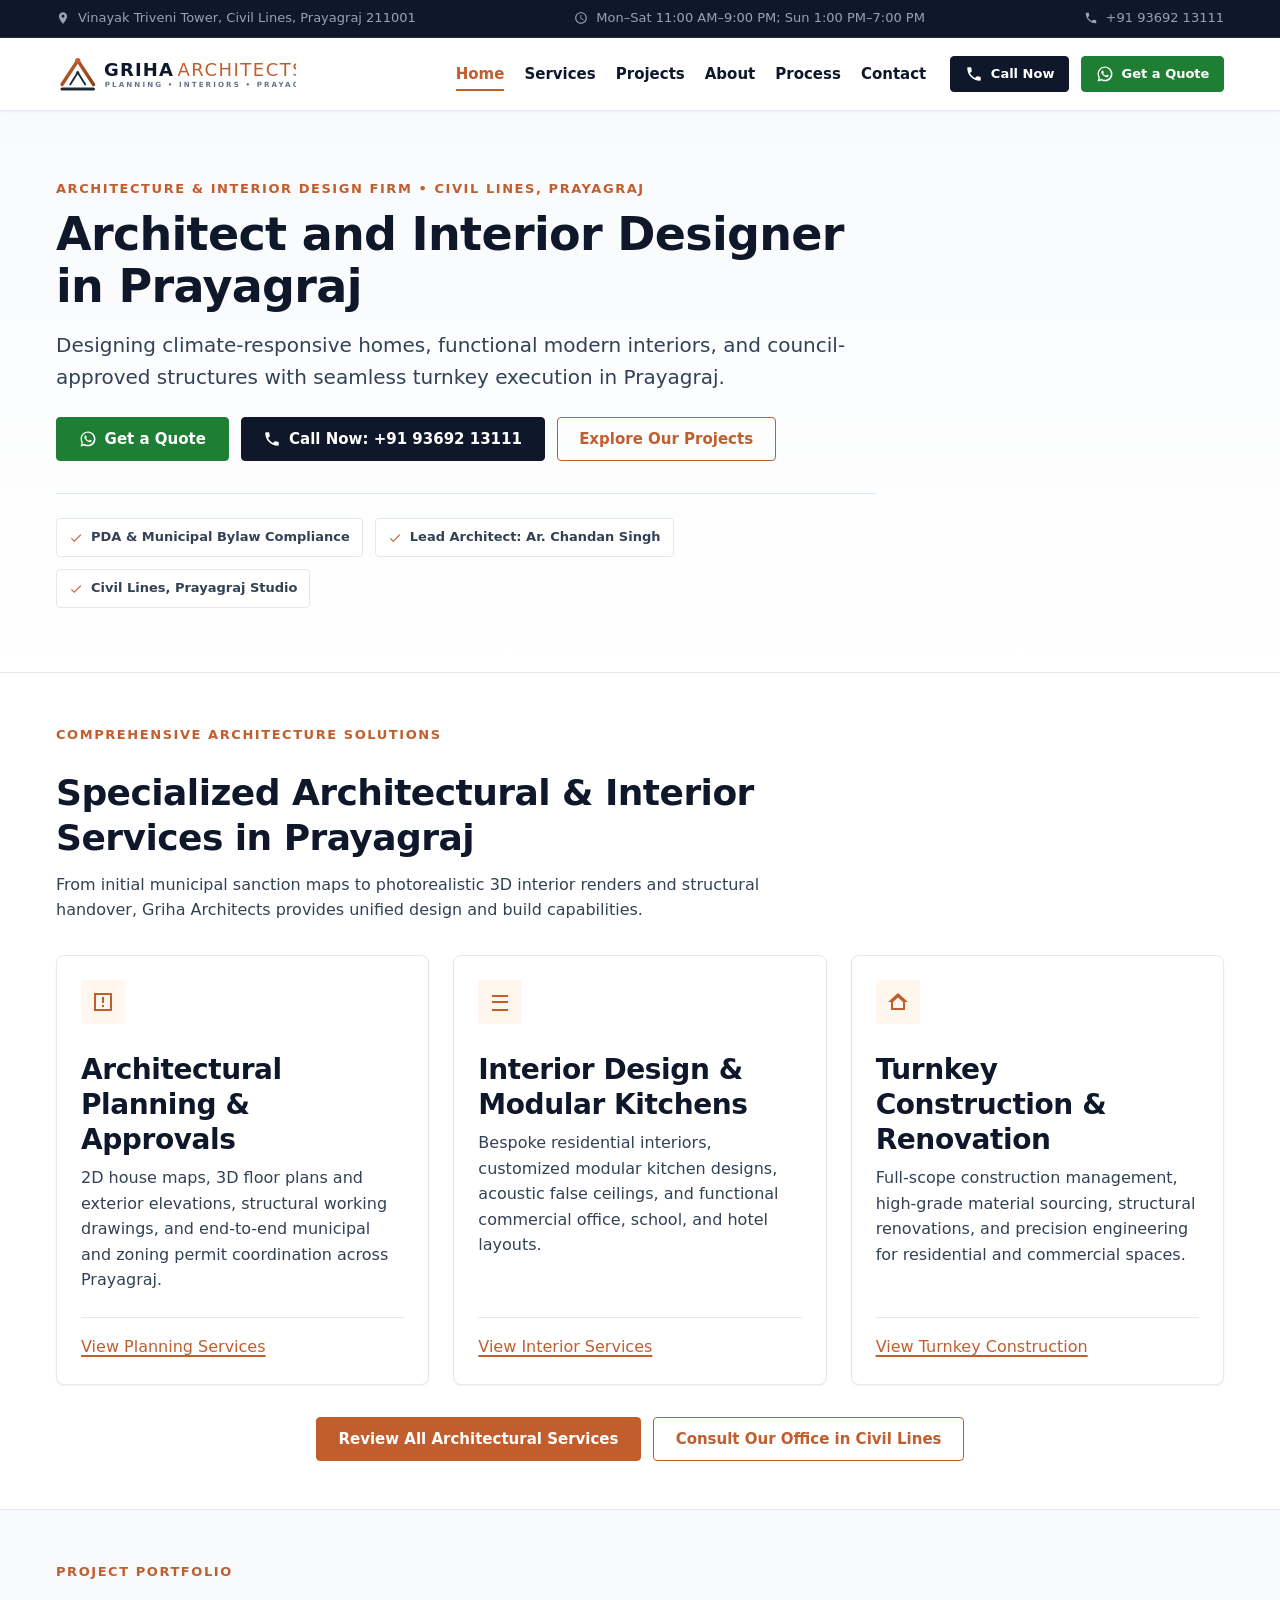
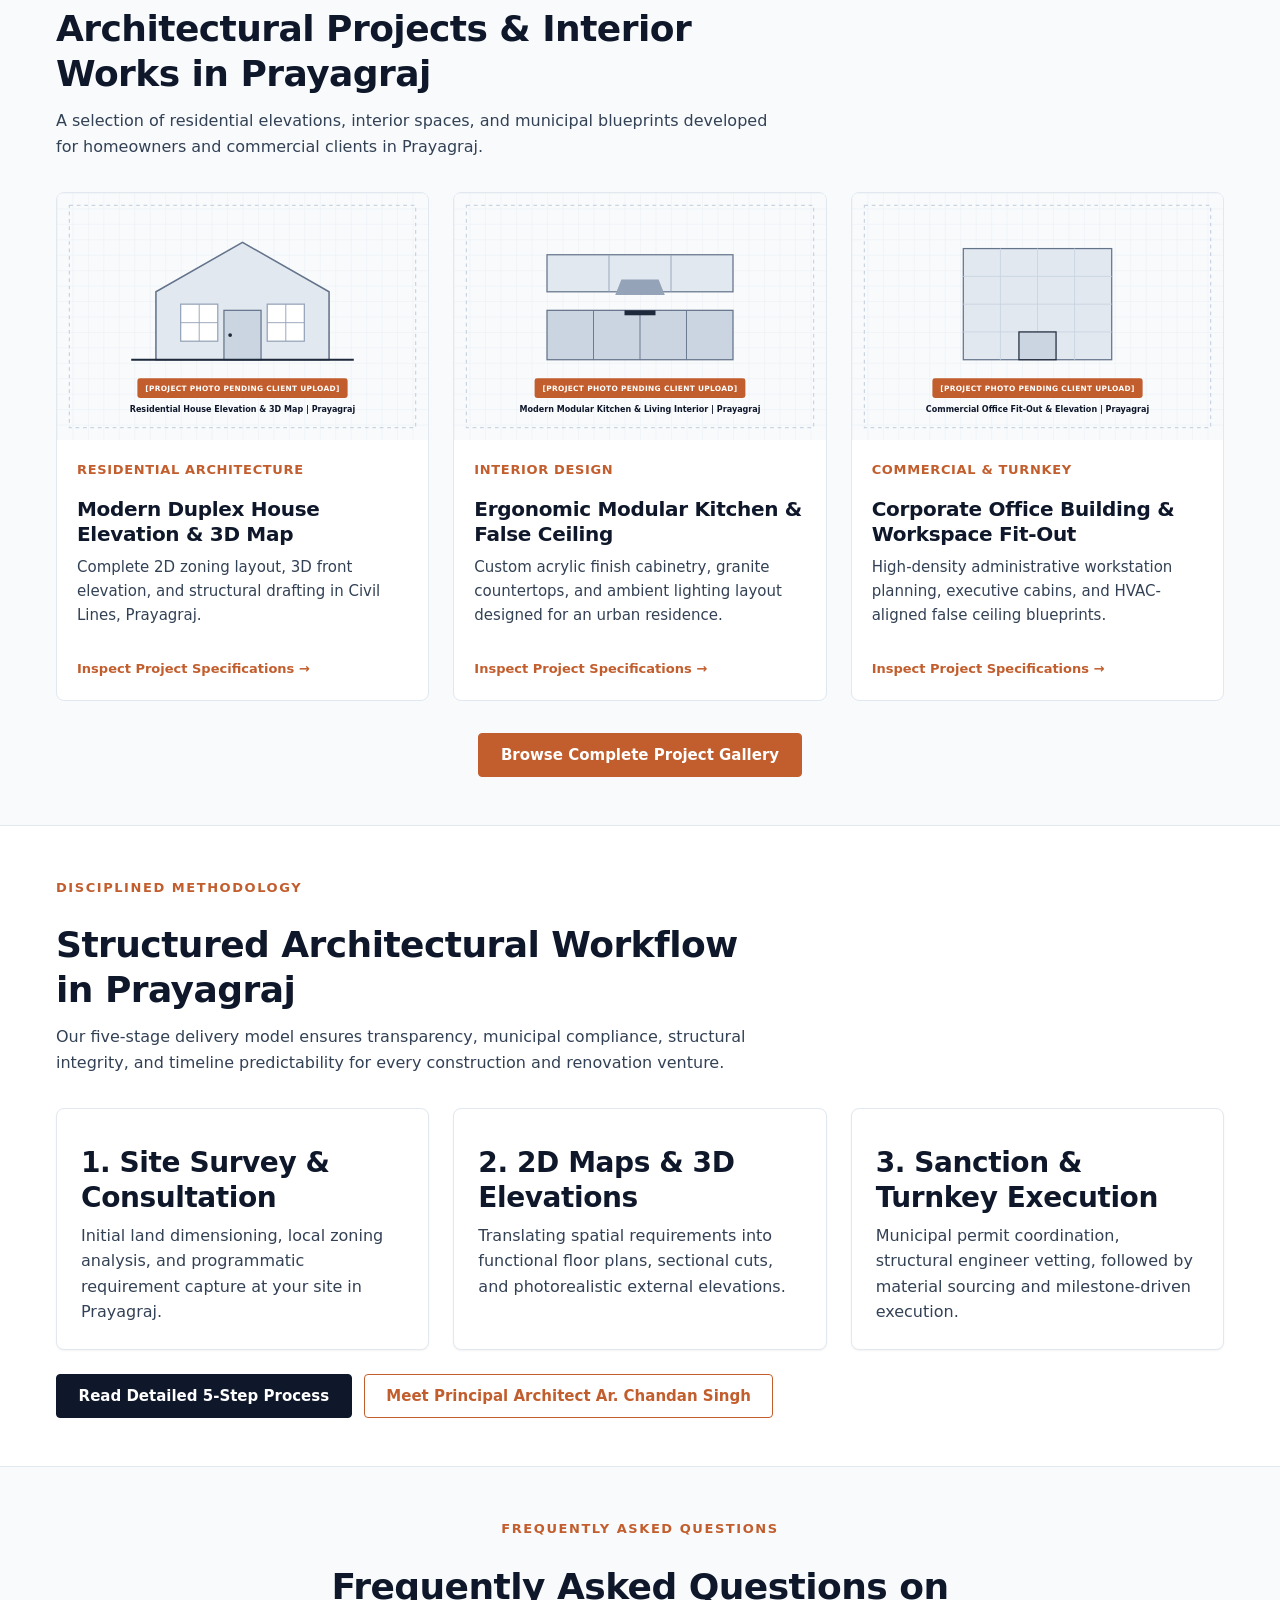
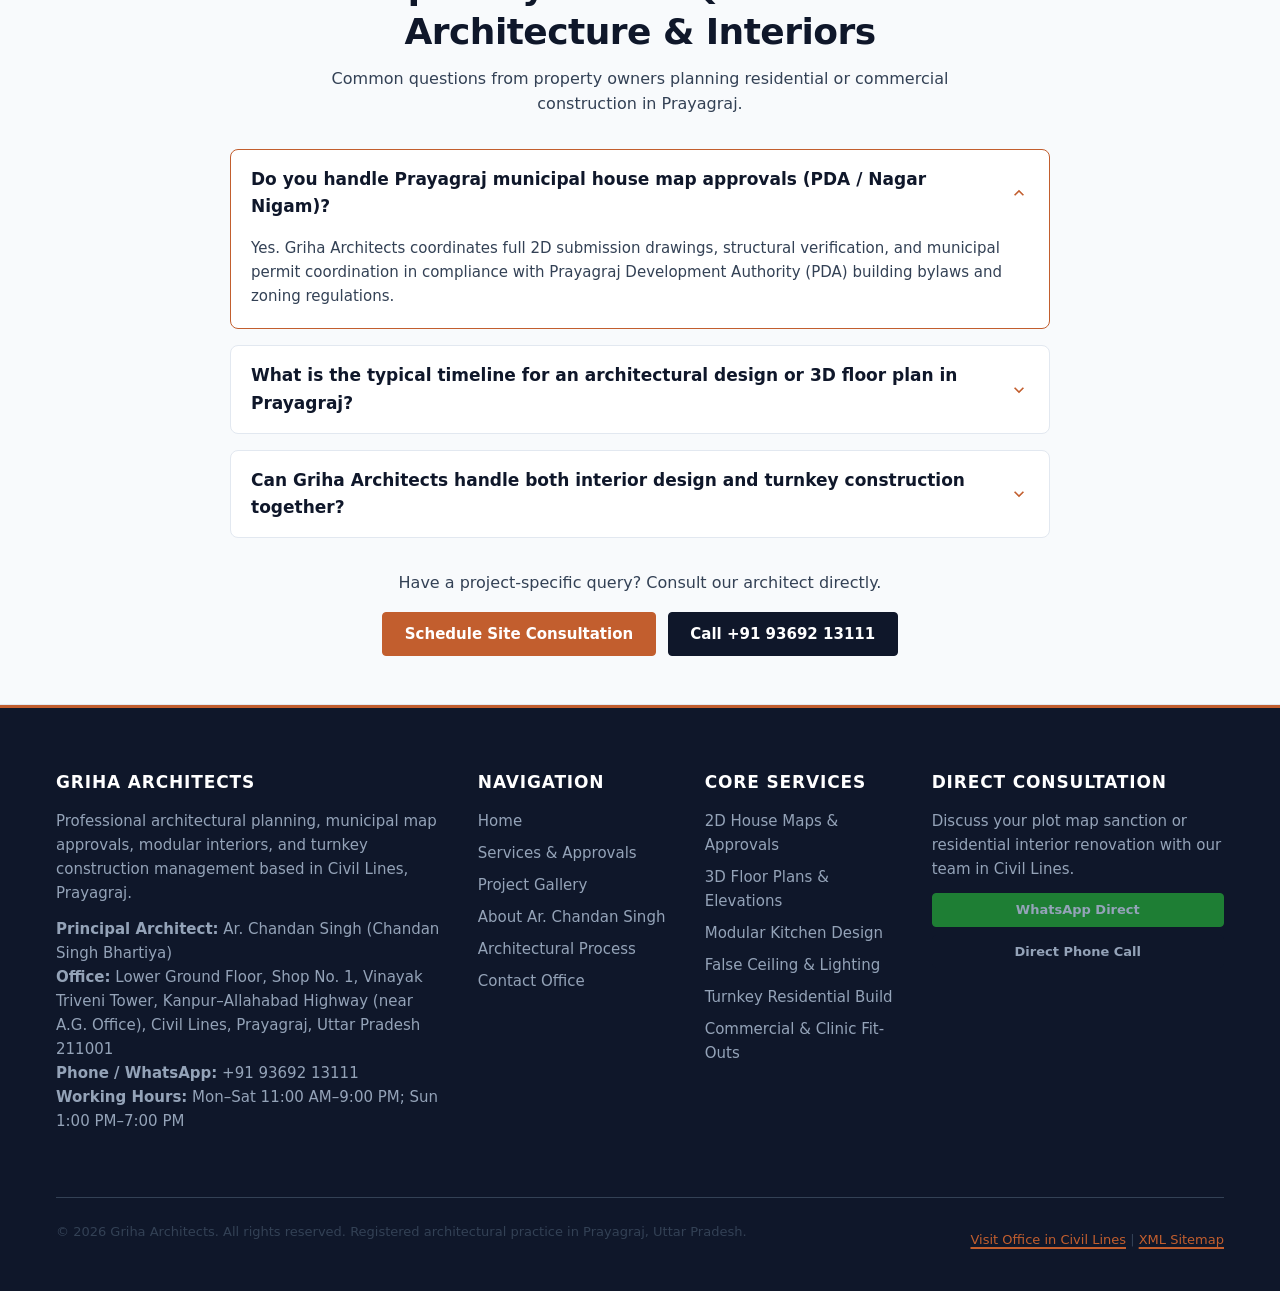
<file: index.html>
<!DOCTYPE html>
<html lang="en">
<head>
  <meta charset="UTF-8">
  <meta name="viewport" content="width=device-width, initial-scale=1.0">
  <title>Architect in Prayagraj &amp; Interior Designer | Griha</title>
  <meta name="description" content="Leading architect in Prayagraj &amp; interior designer. Griha Architects offers house map approvals, modular kitchens, and turnkey construction in Civil Lines.">
  <link rel="canonical" href="https://[DOMAIN]/index.html">
  <meta name="robots" content="index, follow">

  <!-- Open Graph Meta Tags -->
  <meta property="og:type" content="website">
  <meta property="og:site_name" content="Griha Architects">
  <meta property="og:title" content="Architect in Prayagraj &amp; Interior Designer | Griha">
  <meta property="og:description" content="Leading architect in Prayagraj &amp; interior designer. Griha Architects offers house map approvals, modular kitchens, and turnkey construction in Civil Lines.">
  <meta property="og:url" content="https://[DOMAIN]/index.html">
  <meta property="og:image" content="https://[DOMAIN]/assets/images/og-image.svg">
  <meta property="og:image:alt" content="Griha Architects - Architecture and Interior Design Firm in Prayagraj">
  <meta property="og:locale" content="en_IN">

  <!-- Twitter Card Meta Tags -->
  <meta name="twitter:card" content="summary_large_image">
  <meta name="twitter:title" content="Architect in Prayagraj &amp; Interior Designer | Griha">
  <meta name="twitter:description" content="Leading architect in Prayagraj &amp; interior designer. Griha Architects offers house map approvals, modular kitchens, and turnkey construction in Civil Lines.">
  <meta name="twitter:image" content="https://[DOMAIN]/assets/images/og-image.svg">

  <link rel="stylesheet" href="styles.css">

  <!-- JSON-LD Structured Data: LocalBusiness / ProfessionalService + FAQPage -->
  <script type="application/ld+json">
  {
    "@context": "https://schema.org",
    "@graph": [
      {
        "@type": "ProfessionalService",
        "@id": "https://[DOMAIN]/#business",
        "name": "Griha Architects",
        "url": "https://[DOMAIN]/",
        "logo": "https://[DOMAIN]/assets/images/logo.svg",
        "image": "https://[DOMAIN]/assets/images/og-image.svg",
        "telephone": "+91 93692 13111",
        "priceRange": "$$",
        "founder": {
          "@type": "Person",
          "name": "Ar. Chandan Singh",
          "alternateName": "Chandan Singh Bhartiya",
          "jobTitle": "Principal Architect"
        },
        "address": {
          "@type": "PostalAddress",
          "streetAddress": "Lower Ground Floor, Shop No. 1, Vinayak Triveni Tower, Kanpur–Allahabad Highway (near A.G. Office), Civil Lines",
          "addressLocality": "Prayagraj",
          "addressRegion": "Uttar Pradesh",
          "postalCode": "211001",
          "addressCountry": "IN"
        },
        "geo": {
          "@type": "GeoCoordinates",
          "latitude": 25.4526,
          "longitude": 81.8349
        },
        "openingHoursSpecification": [
          {
            "@type": "OpeningHoursSpecification",
            "dayOfWeek": [
              "Monday",
              "Tuesday",
              "Wednesday",
              "Thursday",
              "Friday",
              "Saturday"
            ],
            "opens": "11:00",
            "closes": "21:00"
          },
          {
            "@type": "OpeningHoursSpecification",
            "dayOfWeek": "Sunday",
            "opens": "13:00",
            "closes": "19:00"
          }
        ],
        "areaServed": {
          "@type": "City",
          "name": "Prayagraj"
        },
        "sameAs": []
      },
      {
        "@type": "FAQPage",
        "@id": "https://[DOMAIN]/#faq",
        "mainEntity": [
          {
            "@type": "Question",
            "name": "Do you handle Prayagraj municipal house map approvals (PDA / Nagar Nigam)?",
            "acceptedAnswer": {
              "@type": "Answer",
              "text": "Yes. Griha Architects coordinates full 2D submission drawings, structural verification, and municipal permit coordination in compliance with Prayagraj Development Authority (PDA) building bylaws and zoning regulations."
            }
          },
          {
            "@type": "Question",
            "name": "What is the typical timeline for an architectural design or 3D floor plan in Prayagraj?",
            "acceptedAnswer": {
              "@type": "Answer",
              "text": "Initial conceptual sketches and 2D floor plans are typically delivered within 7 to 14 working days following site measurement. Comprehensive 3D elevations and structural documentation follow client milestone reviews."
            }
          },
          {
            "@type": "Question",
            "name": "Can Griha Architects handle both interior design and turnkey construction together?",
            "acceptedAnswer": {
              "@type": "Answer",
              "text": "Yes. We provide complete end-to-end turnkey solutions, managing architectural drawing, modular kitchen fabrication, interior false ceilings, electrical layouts, material procurement, and on-site construction supervision."
            }
          }
        ]
      }
    ]
  }
  </script>
</head>
<body>
  <!-- Accessible Skip Link -->
  <a href="#main-content" class="skip-link">Skip to main content</a>

  <!-- Top Utility Bar with Direct NAP -->
  <aside class="top-bar" aria-label="Business contact details">
    <div class="container">
      <div class="top-bar-item">
        <svg viewBox="0 0 24 24" aria-hidden="true"><path d="M12 2C8.13 2 5 5.13 5 9c0 5.25 7 13 7 13s7-7.75 7-13c0-3.87-3.13-7-7-7zm0 9.5c-1.38 0-2.5-1.12-2.5-2.5s1.12-2.5 2.5-2.5 2.5 1.12 2.5 2.5-1.12 2.5-2.5 2.5z"/></svg>
        <span>Vinayak Triveni Tower, Civil Lines, Prayagraj 211001</span>
      </div>
      <div class="top-bar-item hide-tablet">
        <svg viewBox="0 0 24 24" aria-hidden="true"><path d="M11.99 2C6.47 2 2 6.48 2 12s4.47 10 9.99 10C17.52 22 22 17.52 22 12S17.52 2 11.99 2zM12 20c-4.42 0-8-3.58-8-8s3.58-8 8-8 8 3.58 8 8-3.58 8-8 8zm.5-13H11v6l5.25 3.15.75-1.23-4.5-2.67z"/></svg>
        <span>Mon–Sat 11:00 AM–9:00 PM; Sun 1:00 PM–7:00 PM</span>
      </div>
      <a href="tel:+919369213111" class="top-bar-item">
        <svg viewBox="0 0 24 24" aria-hidden="true"><path d="M6.62 10.79c1.44 2.83 3.76 5.14 6.59 6.59l2.2-2.2c.27-.27.67-.36 1.02-.24 1.12.37 2.33.57 3.57.57.55 0 1 .45 1 1V20c0 .55-.45 1-1 1-9.39 0-17-7.61-17-17 0-.55.45-1 1-1h3.5c.55 0 1 .45 1 1 0 1.25.2 2.45.57 3.57.11.35.03.74-.25 1.02l-2.2 2.2z"/></svg>
        <span>+91 93692 13111</span>
      </a>
    </div>
  </aside>

  <!-- Main Site Header -->
  <header class="site-header">
    <div class="container nav-wrapper">
      <a href="index.html" class="brand-link" aria-label="Griha Architects - Home">
        <img src="assets/images/logo.svg" alt="Griha Architects Logo" width="320" height="64" class="brand-logo">
      </a>

      <button type="button" class="menu-toggle" aria-expanded="false" aria-controls="primary-nav" aria-label="Toggle navigation menu">
        <svg class="menu-icon" viewBox="0 0 24 24" fill="currentColor" aria-hidden="true"><path d="M3 18h18v-2H3v2zm0-5h18v-2H3v2zm0-7v2h18V6H3z"/></svg>
        <span>Menu</span>
      </button>

      <nav id="primary-nav" class="main-nav" aria-label="Primary Navigation">
        <ul class="nav-list">
          <li><a href="index.html" class="nav-link" aria-current="page">Home</a></li>
          <li><a href="services.html" class="nav-link">Services</a></li>
          <li><a href="projects.html" class="nav-link">Projects</a></li>
          <li><a href="about.html" class="nav-link">About</a></li>
          <li><a href="process.html" class="nav-link">Process</a></li>
          <li><a href="contact.html" class="nav-link">Contact</a></li>
        </ul>
        <div class="nav-actions">
          <a href="tel:+919369213111" class="btn btn-tel btn-sm" aria-label="Call Griha Architects at +91 93692 13111">
            <svg viewBox="0 0 24 24" aria-hidden="true"><path d="M6.62 10.79c1.44 2.83 3.76 5.14 6.59 6.59l2.2-2.2c.27-.27.67-.36 1.02-.24 1.12.37 2.33.57 3.57.57.55 0 1 .45 1 1V20c0 .55-.45 1-1 1-9.39 0-17-7.61-17-17 0-.55.45-1 1-1h3.5c.55 0 1 .45 1 1 0 1.25.2 2.45.57 3.57.11.35.03.74-.25 1.02l-2.2 2.2z"/></svg>
            <span>Call Now</span>
          </a>
          <a href="https://wa.me/919369213111?text=Hello%20Griha%20Architects,%20I%20would%20like%20to%20get%20a%20quote%20for%20an%20architecture/interior%20project%20in%20Prayagraj." class="btn btn-whatsapp btn-sm" target="_blank" rel="noopener noreferrer" aria-label="Get a quote on WhatsApp">
            <svg viewBox="0 0 24 24" aria-hidden="true"><path d="M12.04 2c-5.46 0-9.91 4.45-9.91 9.91 0 1.75.46 3.45 1.32 4.95L2.05 22l5.25-1.38c1.45.79 3.08 1.21 4.74 1.21 5.46 0 9.91-4.45 9.91-9.91 0-2.65-1.03-5.14-2.9-7.01A9.816 9.816 0 0012.04 2zm0 17.8c-1.48 0-2.93-.4-4.2-1.15l-.3-.18-3.12.82.83-3.04-.2-.31a7.92 7.92 0 01-1.22-4.22c0-4.41 3.59-8 8-8 2.14 0 4.15.83 5.66 2.34a7.95 7.95 0 012.34 5.66c0 4.41-3.59 8-8 8zm4.39-5.99c-.24-.12-1.42-.7-1.64-.78-.22-.08-.38-.12-.55.12-.16.24-.63.78-.77.94-.14.16-.28.18-.52.06-.24-.12-1.02-.38-1.95-1.21-.72-.64-1.21-1.44-1.35-1.68-.14-.24-.01-.37.11-.49.11-.11.24-.28.36-.42.12-.14.16-.24.24-.4.08-.16.04-.3-.02-.42-.06-.12-.55-1.33-.75-1.82-.2-.48-.4-.41-.55-.42h-.47c-.16 0-.42.06-.64.3-.22.24-.84.82-.84 2 0 1.18.86 2.32.98 2.48.12.16 1.69 2.58 4.1 3.62.57.25 1.02.39 1.37.5.58.18 1.1.16 1.51.1.46-.07 1.42-.58 1.62-1.14.2-.56.2-1.04.14-1.14-.06-.1-.22-.16-.46-.28z"/></svg>
            <span>Get a Quote</span>
          </a>
        </div>
      </nav>
    </div>
  </header>

  <!-- Main Content -->
  <main id="main-content" class="site-main">
    <!-- Hero Section -->
    <section class="hero" aria-labelledby="hero-title">
      <div class="container">
        <div class="hero-content">
          <span class="eyebrow">Architecture &amp; Interior Design Firm • Civil Lines, Prayagraj</span>
          <h1 id="hero-title">Architect and Interior Designer in Prayagraj</h1>
          <p class="hero-lead">Designing climate-responsive homes, functional modern interiors, and council-approved structures with seamless turnkey execution in Prayagraj.</p>
          <div class="btn-group">
            <a href="https://wa.me/919369213111?text=Hello%20Griha%20Architects,%20I%20would%20like%20to%20get%20a%20quote%20for%20an%20architecture/interior%20project%20in%20Prayagraj." class="btn btn-whatsapp" target="_blank" rel="noopener noreferrer">
              <svg viewBox="0 0 24 24" aria-hidden="true"><path d="M12.04 2c-5.46 0-9.91 4.45-9.91 9.91 0 1.75.46 3.45 1.32 4.95L2.05 22l5.25-1.38c1.45.79 3.08 1.21 4.74 1.21 5.46 0 9.91-4.45 9.91-9.91 0-2.65-1.03-5.14-2.9-7.01A9.816 9.816 0 0012.04 2zm0 17.8c-1.48 0-2.93-.4-4.2-1.15l-.3-.18-3.12.82.83-3.04-.2-.31a7.92 7.92 0 01-1.22-4.22c0-4.41 3.59-8 8-8 2.14 0 4.15.83 5.66 2.34a7.95 7.95 0 012.34 5.66c0 4.41-3.59 8-8 8zm4.39-5.99c-.24-.12-1.42-.7-1.64-.78-.22-.08-.38-.12-.55.12-.16.24-.63.78-.77.94-.14.16-.28.18-.52.06-.24-.12-1.02-.38-1.95-1.21-.72-.64-1.21-1.44-1.35-1.68-.14-.24-.01-.37.11-.49.11-.11.24-.28.36-.42.12-.14.16-.24.24-.4.08-.16.04-.3-.02-.42-.06-.12-.55-1.33-.75-1.82-.2-.48-.4-.41-.55-.42h-.47c-.16 0-.42.06-.64.3-.22.24-.84.82-.84 2 0 1.18.86 2.32.98 2.48.12.16 1.69 2.58 4.1 3.62.57.25 1.02.39 1.37.5.58.18 1.1.16 1.51.1.46-.07 1.42-.58 1.62-1.14.2-.56.2-1.04.14-1.14-.06-.1-.22-.16-.46-.28z"/></svg>
              <span>Get a Quote</span>
            </a>
            <a href="tel:+919369213111" class="btn btn-secondary">
              <svg viewBox="0 0 24 24" aria-hidden="true"><path d="M6.62 10.79c1.44 2.83 3.76 5.14 6.59 6.59l2.2-2.2c.27-.27.67-.36 1.02-.24 1.12.37 2.33.57 3.57.57.55 0 1 .45 1 1V20c0 .55-.45 1-1 1-9.39 0-17-7.61-17-17 0-.55.45-1 1-1h3.5c.55 0 1 .45 1 1 0 1.25.2 2.45.57 3.57.11.35.03.74-.25 1.02l-2.2 2.2z"/></svg>
              <span>Call Now: +91 93692 13111</span>
            </a>
            <a href="projects.html" class="btn btn-outline">Explore Our Projects</a>
          </div>

          <div class="hero-badges">
            <div class="hero-badge-item">
              <svg viewBox="0 0 24 24" aria-hidden="true"><path d="M9 16.17L4.83 12l-1.42 1.41L9 19 21 7l-1.41-1.41z"/></svg>
              <span>PDA &amp; Municipal Bylaw Compliance</span>
            </div>
            <div class="hero-badge-item">
              <svg viewBox="0 0 24 24" aria-hidden="true"><path d="M9 16.17L4.83 12l-1.42 1.41L9 19 21 7l-1.41-1.41z"/></svg>
              <span>Lead Architect: Ar. Chandan Singh</span>
            </div>
            <div class="hero-badge-item">
              <svg viewBox="0 0 24 24" aria-hidden="true"><path d="M9 16.17L4.83 12l-1.42 1.41L9 19 21 7l-1.41-1.41z"/></svg>
              <span>Civil Lines, Prayagraj Studio</span>
            </div>
          </div>
        </div>
      </div>
    </section>

    <!-- Services Overview Section -->
    <section class="section" aria-labelledby="services-overview-title">
      <div class="container">
        <header class="section-header">
          <span class="eyebrow">Comprehensive Architecture Solutions</span>
          <h2 id="services-overview-title">Specialized Architectural &amp; Interior Services in Prayagraj</h2>
          <p>From initial municipal sanction maps to photorealistic 3D interior renders and structural handover, Griha Architects provides unified design and build capabilities.</p>
        </header>

        <div class="grid grid-3">
          <!-- Service Card 1 -->
          <article class="card">
            <div class="card-icon" aria-hidden="true">
              <svg viewBox="0 0 24 24"><path d="M3 3v18h18V3H3zm16 16H5V5h14v14zM11 7h2v6h-2zm0 8h2v2h-2z"/></svg>
            </div>
            <div class="card-body">
              <h3>Architectural Planning &amp; Approvals</h3>
              <p>2D house maps, 3D floor plans and exterior elevations, structural working drawings, and end-to-end municipal and zoning permit coordination across Prayagraj.</p>
            </div>
            <div class="card-footer">
              <a href="services.html#planning-approvals">View Planning Services</a>
            </div>
          </article>

          <!-- Service Card 2 -->
          <article class="card">
            <div class="card-icon" aria-hidden="true">
              <svg viewBox="0 0 24 24"><path d="M4 19h16v2H4zm16-6H4v-2h16zm0-6H4V5h16z"/></svg>
            </div>
            <div class="card-body">
              <h3>Interior Design &amp; Modular Kitchens</h3>
              <p>Bespoke residential interiors, customized modular kitchen designs, acoustic false ceilings, and functional commercial office, school, and hotel layouts.</p>
            </div>
            <div class="card-footer">
              <a href="services.html#interior-design">View Interior Services</a>
            </div>
          </article>

          <!-- Service Card 3 -->
          <article class="card">
            <div class="card-icon" aria-hidden="true">
              <svg viewBox="0 0 24 24"><path d="M12 3L2 12h3v8h14v-8h3L12 3zm0 4.5l5 4.5v6H7v-6l5-4.5z"/></svg>
            </div>
            <div class="card-body">
              <h3>Turnkey Construction &amp; Renovation</h3>
              <p>Full-scope construction management, high-grade material sourcing, structural renovations, and precision engineering for residential and commercial spaces.</p>
            </div>
            <div class="card-footer">
              <a href="services.html#turnkey-construction">View Turnkey Construction</a>
            </div>
          </article>
        </div>

        <div class="btn-group" style="justify-content: center; margin-top: var(--space-8);">
          <a href="services.html" class="btn btn-primary">Review All Architectural Services</a>
          <a href="contact.html" class="btn btn-outline">Consult Our Office in Civil Lines</a>
        </div>
      </div>
    </section>

    <!-- Featured Projects Teaser Section -->
    <section class="section section-alt" aria-labelledby="featured-projects-title">
      <div class="container">
        <header class="section-header">
          <span class="eyebrow">Project Portfolio</span>
          <h2 id="featured-projects-title">Architectural Projects &amp; Interior Works in Prayagraj</h2>
          <p>A selection of residential elevations, interior spaces, and municipal blueprints developed for homeowners and commercial clients in Prayagraj.</p>
        </header>

        <div class="grid grid-3">
          <!-- Featured Project 1 -->
          <article class="project-card">
            <a href="project-residential-elevation.html" class="project-image-wrap" aria-label="View Residential House Elevation project details">
              <img src="assets/images/project-elevation.svg" alt="Residential house elevation, Prayagraj — photo pending" width="600" height="400" loading="lazy">
            </a>
            <div class="project-body">
              <span class="project-category">Residential Architecture</span>
              <h3 class="project-title"><a href="project-residential-elevation.html">Modern Duplex House Elevation &amp; 3D Map</a></h3>
              <p class="project-desc">Complete 2D zoning layout, 3D front elevation, and structural drafting in Civil Lines, Prayagraj.</p>
              <a href="project-residential-elevation.html" class="project-link-action">Inspect Project Specifications &rarr;</a>
            </div>
          </article>

          <!-- Featured Project 2 -->
          <article class="project-card">
            <a href="project-modular-kitchen.html" class="project-image-wrap" aria-label="View Modular Kitchen Interior project details">
              <img src="assets/images/project-kitchen.svg" alt="Modular kitchen design and living room interior, Prayagraj — photo pending" width="600" height="400" loading="lazy">
            </a>
            <div class="project-body">
              <span class="project-category">Interior Design</span>
              <h3 class="project-title"><a href="project-modular-kitchen.html">Ergonomic Modular Kitchen &amp; False Ceiling</a></h3>
              <p class="project-desc">Custom acrylic finish cabinetry, granite countertops, and ambient lighting layout designed for an urban residence.</p>
              <a href="project-modular-kitchen.html" class="project-link-action">Inspect Project Specifications &rarr;</a>
            </div>
          </article>

          <!-- Featured Project 3 -->
          <article class="project-card">
            <a href="project-commercial-office.html" class="project-image-wrap" aria-label="View Commercial Office Fit-Out project details">
              <img src="assets/images/project-office.svg" alt="Commercial office architectural planning and interior fit-out, Prayagraj — photo pending" width="600" height="400" loading="lazy">
            </a>
            <div class="project-body">
              <span class="project-category">Commercial &amp; Turnkey</span>
              <h3 class="project-title"><a href="project-commercial-office.html">Corporate Office Building &amp; Workspace Fit-Out</a></h3>
              <p class="project-desc">High-density administrative workstation planning, executive cabins, and HVAC-aligned false ceiling blueprints.</p>
              <a href="project-commercial-office.html" class="project-link-action">Inspect Project Specifications &rarr;</a>
            </div>
          </article>
        </div>

        <div class="btn-group" style="justify-content: center; margin-top: var(--space-8);">
          <a href="projects.html" class="btn btn-primary">Browse Complete Project Gallery</a>
        </div>
      </div>
    </section>

    <!-- Architectural Process Teaser Section -->
    <section class="section" aria-labelledby="process-summary-title">
      <div class="container">
        <header class="section-header">
          <span class="eyebrow">Disciplined Methodology</span>
          <h2 id="process-summary-title">Structured Architectural Workflow in Prayagraj</h2>
          <p>Our five-stage delivery model ensures transparency, municipal compliance, structural integrity, and timeline predictability for every construction and renovation venture.</p>
        </header>

        <div class="grid grid-3">
          <article class="card">
            <h3>1. Site Survey &amp; Consultation</h3>
            <p>Initial land dimensioning, local zoning analysis, and programmatic requirement capture at your site in Prayagraj.</p>
          </article>
          <article class="card">
            <h3>2. 2D Maps &amp; 3D Elevations</h3>
            <p>Translating spatial requirements into functional floor plans, sectional cuts, and photorealistic external elevations.</p>
          </article>
          <article class="card">
            <h3>3. Sanction &amp; Turnkey Execution</h3>
            <p>Municipal permit coordination, structural engineer vetting, followed by material sourcing and milestone-driven execution.</p>
          </article>
        </div>

        <div class="btn-group" style="margin-top: var(--space-6);">
          <a href="process.html" class="btn btn-secondary">Read Detailed 5-Step Process</a>
          <a href="about.html" class="btn btn-outline">Meet Principal Architect Ar. Chandan Singh</a>
        </div>
      </div>
    </section>

    <!-- FAQ Section -->
    <section class="section section-alt" aria-labelledby="faq-section-title">
      <div class="container container-narrow">
        <header class="section-header center">
          <span class="eyebrow">Frequently Asked Questions</span>
          <h2 id="faq-section-title">Frequently Asked Questions on Architecture &amp; Interiors</h2>
          <p>Common questions from property owners planning residential or commercial construction in Prayagraj.</p>
        </header>

        <div class="faq-list">
          <details class="faq-item" open>
            <summary class="faq-question">
              <span>Do you handle Prayagraj municipal house map approvals (PDA / Nagar Nigam)?</span>
              <svg class="faq-icon" viewBox="0 0 24 24" fill="currentColor" aria-hidden="true"><path d="M7.41 8.59L12 13.17l4.59-4.58L18 10l-6 6-6-6 1.41-1.41z"/></svg>
            </summary>
            <div class="faq-answer">
              <p>Yes. Griha Architects coordinates full 2D submission drawings, structural verification, and municipal permit coordination in compliance with Prayagraj Development Authority (PDA) building bylaws and zoning regulations.</p>
            </div>
          </details>

          <details class="faq-item">
            <summary class="faq-question">
              <span>What is the typical timeline for an architectural design or 3D floor plan in Prayagraj?</span>
              <svg class="faq-icon" viewBox="0 0 24 24" fill="currentColor" aria-hidden="true"><path d="M7.41 8.59L12 13.17l4.59-4.58L18 10l-6 6-6-6 1.41-1.41z"/></svg>
            </summary>
            <div class="faq-answer">
              <p>Initial conceptual sketches and 2D floor plans are typically delivered within 7 to 14 working days following site measurement. Comprehensive 3D elevations and structural documentation follow client milestone reviews.</p>
            </div>
          </details>

          <details class="faq-item">
            <summary class="faq-question">
              <span>Can Griha Architects handle both interior design and turnkey construction together?</span>
              <svg class="faq-icon" viewBox="0 0 24 24" fill="currentColor" aria-hidden="true"><path d="M7.41 8.59L12 13.17l4.59-4.58L18 10l-6 6-6-6 1.41-1.41z"/></svg>
            </summary>
            <div class="faq-answer">
              <p>Yes. We provide complete end-to-end turnkey solutions, managing architectural drawing, modular kitchen fabrication, interior false ceilings, electrical layouts, material procurement, and on-site construction supervision.</p>
            </div>
          </details>
        </div>

        <div style="text-align: center; margin-top: var(--space-8);">
          <p>Have a project-specific query? Consult our architect directly.</p>
          <div class="btn-group" style="justify-content: center; margin-top: var(--space-3);">
            <a href="contact.html" class="btn btn-primary">Schedule Site Consultation</a>
            <a href="tel:+919369213111" class="btn btn-tel">Call +91 93692 13111</a>
          </div>
        </div>
      </div>
    </section>
  </main>

  <!-- Site Footer with Consistent NAP -->
  <footer class="site-footer">
    <div class="container">
      <div class="footer-grid">
        <!-- Business NAP Column -->
        <div class="footer-col footer-nap">
          <h3>Griha Architects</h3>
          <p style="color: var(--color-text-inverse-muted); margin-bottom: var(--space-3);">Professional architectural planning, municipal map approvals, modular interiors, and turnkey construction management based in Civil Lines, Prayagraj.</p>
          <address>
            <strong>Principal Architect:</strong> Ar. Chandan Singh (Chandan Singh Bhartiya)<br>
            <strong>Office:</strong> Lower Ground Floor, Shop No. 1, Vinayak Triveni Tower, Kanpur–Allahabad Highway (near A.G. Office), Civil Lines, Prayagraj, Uttar Pradesh 211001<br>
            <strong>Phone / WhatsApp:</strong> <a href="tel:+919369213111">+91 93692 13111</a><br>
            <strong>Working Hours:</strong> Mon–Sat 11:00 AM–9:00 PM; Sun 1:00 PM–7:00 PM
          </address>
        </div>

        <!-- Quick Links -->
        <div class="footer-col">
          <h3>Navigation</h3>
          <ul>
            <li><a href="index.html">Home</a></li>
            <li><a href="services.html">Services &amp; Approvals</a></li>
            <li><a href="projects.html">Project Gallery</a></li>
            <li><a href="about.html">About Ar. Chandan Singh</a></li>
            <li><a href="process.html">Architectural Process</a></li>
            <li><a href="contact.html">Contact Office</a></li>
          </ul>
        </div>

        <!-- Services Links -->
        <div class="footer-col">
          <h3>Core Services</h3>
          <ul>
            <li><a href="services.html#planning-approvals">2D House Maps &amp; Approvals</a></li>
            <li><a href="services.html#planning-approvals">3D Floor Plans &amp; Elevations</a></li>
            <li><a href="services.html#interior-design">Modular Kitchen Design</a></li>
            <li><a href="services.html#interior-design">False Ceiling &amp; Lighting</a></li>
            <li><a href="services.html#turnkey-construction">Turnkey Residential Build</a></li>
            <li><a href="services.html#turnkey-construction">Commercial &amp; Clinic Fit-Outs</a></li>
          </ul>
        </div>

        <!-- Quick Action / Consult Column -->
        <div class="footer-col">
          <h3>Direct Consultation</h3>
          <p style="color: var(--color-text-inverse-muted); margin-bottom: var(--space-3);">Discuss your plot map sanction or residential interior renovation with our team in Civil Lines.</p>
          <div style="display: flex; flex-direction: column; gap: var(--space-2);">
            <a href="https://wa.me/919369213111?text=Hello%20Griha%20Architects,%20I%20would%20like%20to%20inquire%20about%20architectural%20services%20in%20Prayagraj." class="btn btn-whatsapp btn-sm" target="_blank" rel="noopener noreferrer">WhatsApp Direct</a>
            <a href="tel:+919369213111" class="btn btn-tel btn-sm">Direct Phone Call</a>
          </div>
        </div>
      </div>

      <div class="footer-bottom">
        <p>&copy; 2026 Griha Architects. All rights reserved. Registered architectural practice in Prayagraj, Uttar Pradesh.</p>
        <p><a href="contact.html">Visit Office in Civil Lines</a> | <a href="sitemap.xml">XML Sitemap</a></p>
      </div>
    </div>
  </footer>

  <!-- Core Web Vitals Optimized Minimal JavaScript -->
  <script src="script.js" defer></script>
</body>
</html>
</file>
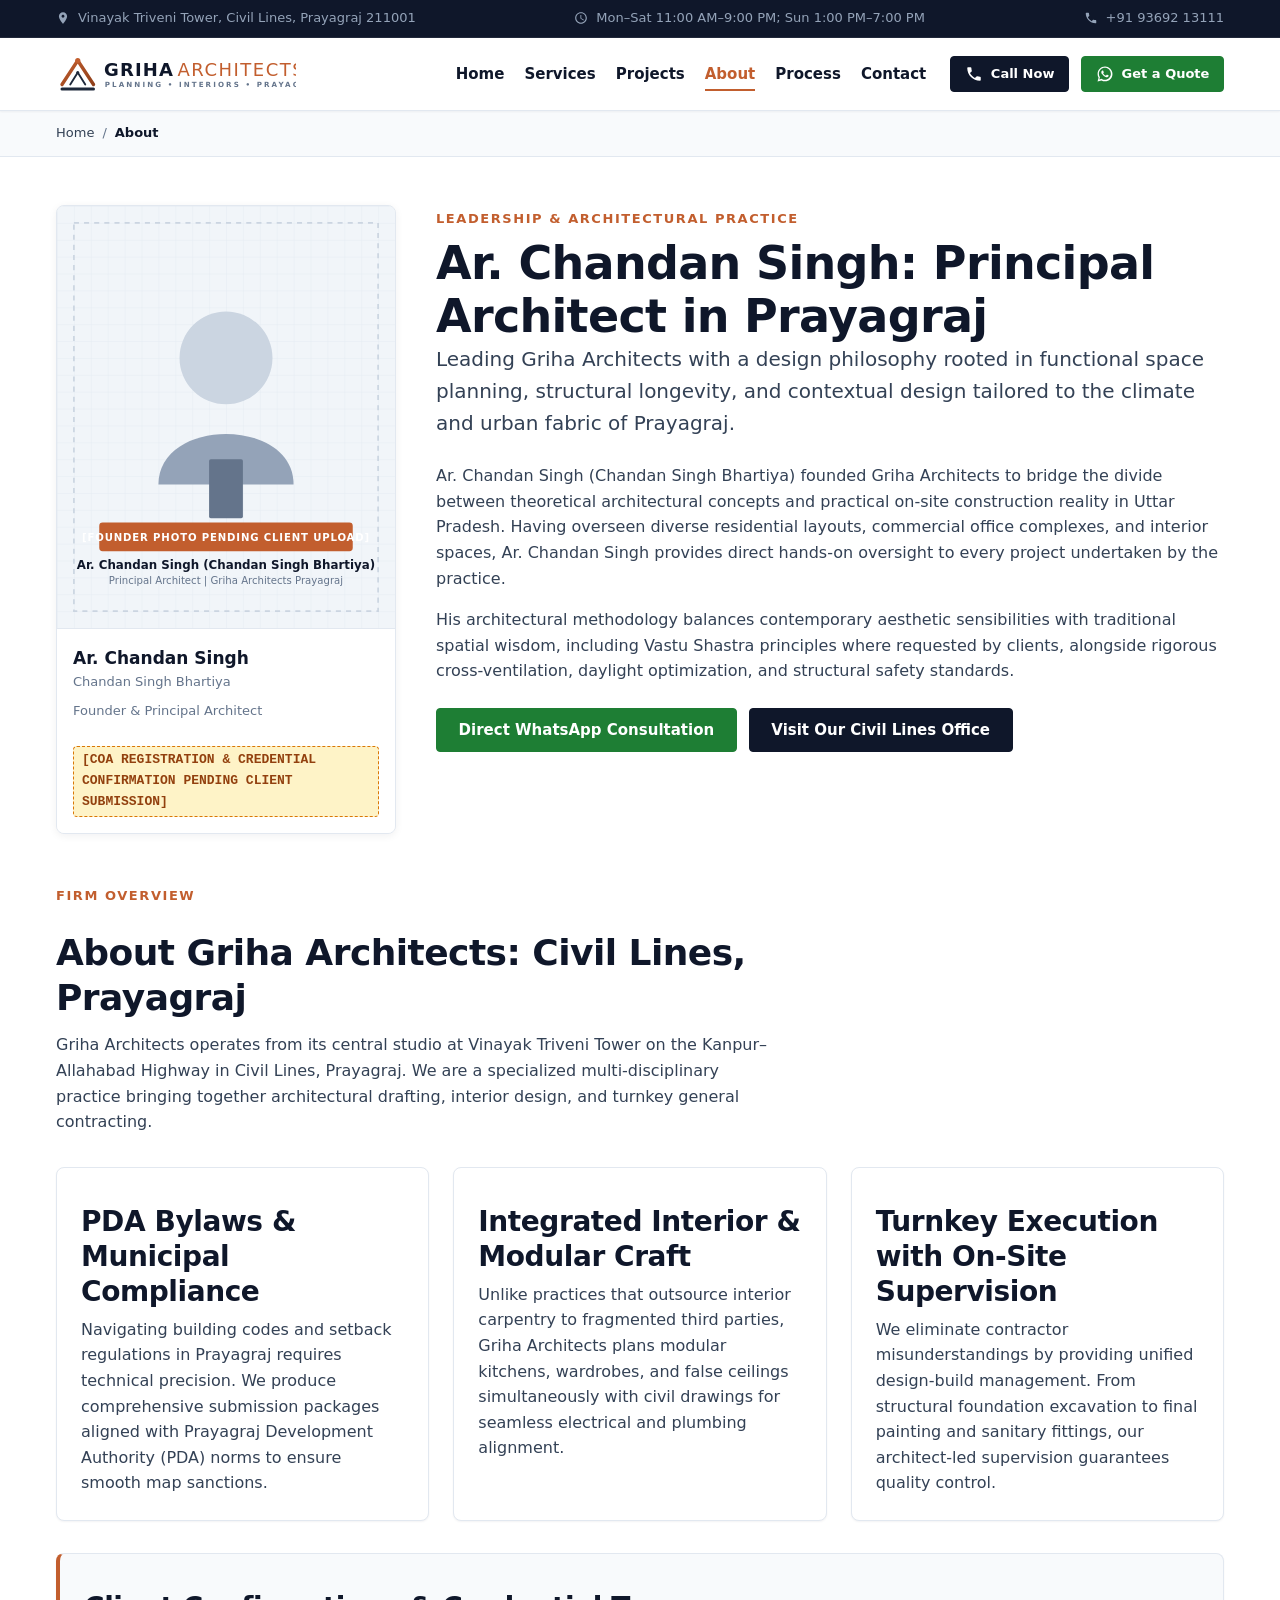
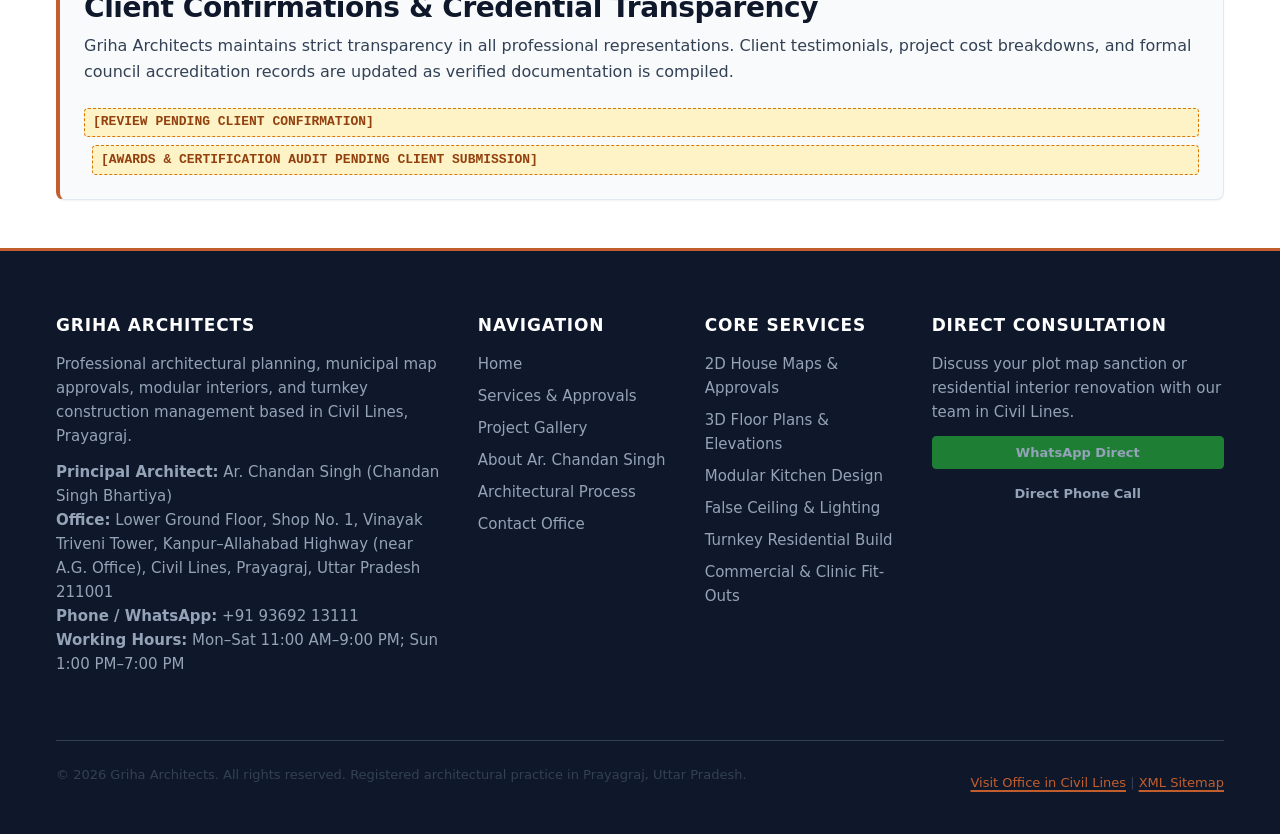
<file: about.html>
<!DOCTYPE html>
<html lang="en">
<head>
  <meta charset="UTF-8">
  <meta name="viewport" content="width=device-width, initial-scale=1.0">
  <title>Ar. Chandan Singh Architect Prayagraj | About Griha</title>
  <meta name="description" content="Meet Ar. Chandan Singh (Chandan Singh Bhartiya), principal architect in Prayagraj leading Griha Architects in sustainable planning and turnkey execution.">
  <link rel="canonical" href="https://[DOMAIN]/about.html">
  <meta name="robots" content="index, follow">

  <!-- Open Graph Meta Tags -->
  <meta property="og:type" content="website">
  <meta property="og:site_name" content="Griha Architects">
  <meta property="og:title" content="Ar. Chandan Singh Architect Prayagraj | About Griha">
  <meta property="og:description" content="Meet Ar. Chandan Singh (Chandan Singh Bhartiya), principal architect in Prayagraj leading Griha Architects in sustainable planning and turnkey execution.">
  <meta property="og:url" content="https://[DOMAIN]/about.html">
  <meta property="og:image" content="https://[DOMAIN]/assets/images/og-image.svg">
  <meta property="og:image:alt" content="Ar. Chandan Singh, Principal Architect at Griha Architects Prayagraj">
  <meta property="og:locale" content="en_IN">

  <!-- Twitter Card Meta Tags -->
  <meta name="twitter:card" content="summary_large_image">
  <meta name="twitter:title" content="Ar. Chandan Singh Architect Prayagraj | About Griha">
  <meta name="twitter:description" content="Meet Ar. Chandan Singh (Chandan Singh Bhartiya), principal architect in Prayagraj leading Griha Architects in sustainable planning and turnkey execution.">
  <meta name="twitter:image" content="https://[DOMAIN]/assets/images/og-image.svg">

  <link rel="stylesheet" href="styles.css">

  <!-- JSON-LD Structured Data: BreadcrumbList + Person Schema -->
  <script type="application/ld+json">
  {
    "@context": "https://schema.org",
    "@graph": [
      {
        "@type": "BreadcrumbList",
        "@id": "https://[DOMAIN]/about.html#breadcrumbs",
        "itemListElement": [
          {
            "@type": "ListItem",
            "position": 1,
            "name": "Home",
            "item": "https://[DOMAIN]/index.html"
          },
          {
            "@type": "ListItem",
            "position": 2,
            "name": "About",
            "item": "https://[DOMAIN]/about.html"
          }
        ]
      },
      {
        "@type": "Person",
        "@id": "https://[DOMAIN]/about.html#founder",
        "name": "Ar. Chandan Singh",
        "alternateName": "Chandan Singh Bhartiya",
        "jobTitle": "Principal Architect & Founder",
        "worksFor": {
          "@type": "ProfessionalService",
          "name": "Griha Architects"
        },
        "address": {
          "@type": "PostalAddress",
          "streetAddress": "Lower Ground Floor, Shop No. 1, Vinayak Triveni Tower, Kanpur–Allahabad Highway (near A.G. Office), Civil Lines",
          "addressLocality": "Prayagraj",
          "addressRegion": "Uttar Pradesh",
          "postalCode": "211001",
          "addressCountry": "IN"
        },
        "sameAs": []
      }
    ]
  }
  </script>
</head>
<body>
  <!-- Accessible Skip Link -->
  <a href="#main-content" class="skip-link">Skip to main content</a>

  <!-- Top Utility Bar with Direct NAP -->
  <aside class="top-bar" aria-label="Business contact details">
    <div class="container">
      <div class="top-bar-item">
        <svg viewBox="0 0 24 24" aria-hidden="true"><path d="M12 2C8.13 2 5 5.13 5 9c0 5.25 7 13 7 13s7-7.75 7-13c0-3.87-3.13-7-7-7zm0 9.5c-1.38 0-2.5-1.12-2.5-2.5s1.12-2.5 2.5-2.5 2.5 1.12 2.5 2.5-1.12 2.5-2.5 2.5z"/></svg>
        <span>Vinayak Triveni Tower, Civil Lines, Prayagraj 211001</span>
      </div>
      <div class="top-bar-item hide-tablet">
        <svg viewBox="0 0 24 24" aria-hidden="true"><path d="M11.99 2C6.47 2 2 6.48 2 12s4.47 10 9.99 10C17.52 22 22 17.52 22 12S17.52 2 11.99 2zM12 20c-4.42 0-8-3.58-8-8s3.58-8 8-8 8 3.58 8 8-3.58 8-8 8zm.5-13H11v6l5.25 3.15.75-1.23-4.5-2.67z"/></svg>
        <span>Mon–Sat 11:00 AM–9:00 PM; Sun 1:00 PM–7:00 PM</span>
      </div>
      <a href="tel:+919369213111" class="top-bar-item">
        <svg viewBox="0 0 24 24" aria-hidden="true"><path d="M6.62 10.79c1.44 2.83 3.76 5.14 6.59 6.59l2.2-2.2c.27-.27.67-.36 1.02-.24 1.12.37 2.33.57 3.57.57.55 0 1 .45 1 1V20c0 .55-.45 1-1 1-9.39 0-17-7.61-17-17 0-.55.45-1 1-1h3.5c.55 0 1 .45 1 1 0 1.25.2 2.45.57 3.57.11.35.03.74-.25 1.02l-2.2 2.2z"/></svg>
        <span>+91 93692 13111</span>
      </a>
    </div>
  </aside>

  <!-- Main Site Header -->
  <header class="site-header">
    <div class="container nav-wrapper">
      <a href="index.html" class="brand-link" aria-label="Griha Architects - Home">
        <img src="assets/images/logo.svg" alt="Griha Architects Logo" width="320" height="64" class="brand-logo">
      </a>

      <button type="button" class="menu-toggle" aria-expanded="false" aria-controls="primary-nav" aria-label="Toggle navigation menu">
        <svg class="menu-icon" viewBox="0 0 24 24" fill="currentColor" aria-hidden="true"><path d="M3 18h18v-2H3v2zm0-5h18v-2H3v2zm0-7v2h18V6H3z"/></svg>
        <span>Menu</span>
      </button>

      <nav id="primary-nav" class="main-nav" aria-label="Primary Navigation">
        <ul class="nav-list">
          <li><a href="index.html" class="nav-link">Home</a></li>
          <li><a href="services.html" class="nav-link">Services</a></li>
          <li><a href="projects.html" class="nav-link">Projects</a></li>
          <li><a href="about.html" class="nav-link" aria-current="page">About</a></li>
          <li><a href="process.html" class="nav-link">Process</a></li>
          <li><a href="contact.html" class="nav-link">Contact</a></li>
        </ul>
        <div class="nav-actions">
          <a href="tel:+919369213111" class="btn btn-tel btn-sm" aria-label="Call Griha Architects at +91 93692 13111">
            <svg viewBox="0 0 24 24" aria-hidden="true"><path d="M6.62 10.79c1.44 2.83 3.76 5.14 6.59 6.59l2.2-2.2c.27-.27.67-.36 1.02-.24 1.12.37 2.33.57 3.57.57.55 0 1 .45 1 1V20c0 .55-.45 1-1 1-9.39 0-17-7.61-17-17 0-.55.45-1 1-1h3.5c.55 0 1 .45 1 1 0 1.25.2 2.45.57 3.57.11.35.03.74-.25 1.02l-2.2 2.2z"/></svg>
            <span>Call Now</span>
          </a>
          <a href="https://wa.me/919369213111?text=Hello%20Griha%20Architects,%20I%20would%20like%20to%20consult%20with%20Ar.%20Chandan%20Singh." class="btn btn-whatsapp btn-sm" target="_blank" rel="noopener noreferrer" aria-label="Get a quote on WhatsApp">
            <svg viewBox="0 0 24 24" aria-hidden="true"><path d="M12.04 2c-5.46 0-9.91 4.45-9.91 9.91 0 1.75.46 3.45 1.32 4.95L2.05 22l5.25-1.38c1.45.79 3.08 1.21 4.74 1.21 5.46 0 9.91-4.45 9.91-9.91 0-2.65-1.03-5.14-2.9-7.01A9.816 9.816 0 0012.04 2zm0 17.8c-1.48 0-2.93-.4-4.2-1.15l-.3-.18-3.12.82.83-3.04-.2-.31a7.92 7.92 0 01-1.22-4.22c0-4.41 3.59-8 8-8 2.14 0 4.15.83 5.66 2.34a7.95 7.95 0 012.34 5.66c0 4.41-3.59 8-8 8zm4.39-5.99c-.24-.12-1.42-.7-1.64-.78-.22-.08-.38-.12-.55.12-.16.24-.63.78-.77.94-.14.16-.28.18-.52.06-.24-.12-1.02-.38-1.95-1.21-.72-.64-1.21-1.44-1.35-1.68-.14-.24-.01-.37.11-.49.11-.11.24-.28.36-.42.12-.14.16-.24.24-.4.08-.16.04-.3-.02-.42-.06-.12-.55-1.33-.75-1.82-.2-.48-.4-.41-.55-.42h-.47c-.16 0-.42.06-.64.3-.22.24-.84.82-.84 2 0 1.18.86 2.32.98 2.48.12.16 1.69 2.58 4.1 3.62.57.25 1.02.39 1.37.5.58.18 1.1.16 1.51.1.46-.07 1.42-.58 1.62-1.14.2-.56.2-1.04.14-1.14-.06-.1-.22-.16-.46-.28z"/></svg>
            <span>Get a Quote</span>
          </a>
        </div>
      </nav>
    </div>
  </header>

  <!-- Breadcrumbs -->
  <nav aria-label="Breadcrumb" class="breadcrumbs">
    <div class="container">
      <ol>
        <li><a href="index.html">Home</a></li>
        <li><span aria-current="page">About</span></li>
      </ol>
    </div>
  </nav>

  <!-- Main Content -->
  <main id="main-content" class="site-main">
    <section class="section">
      <div class="container">
        <!-- Founder Profile Section -->
        <article class="profile-grid">
          <div class="profile-photo-card">
            <img src="assets/images/founder-placeholder.svg" alt="Ar. Chandan Singh (Chandan Singh Bhartiya), Principal Architect at Griha Architects Prayagraj — photo pending" width="400" height="500">
            <div class="profile-meta">
              <div class="profile-meta-title">Ar. Chandan Singh</div>
              <div class="profile-meta-sub">Chandan Singh Bhartiya</div>
              <p style="margin-top: var(--space-2); font-size: var(--text-xs); color: var(--color-text-subtle);">Founder &amp; Principal Architect</p>
              <div class="placeholder-badge">[COA REGISTRATION &amp; CREDENTIAL CONFIRMATION PENDING CLIENT SUBMISSION]</div>
            </div>
          </div>

          <div>
            <span class="eyebrow">Leadership &amp; Architectural Practice</span>
            <h1>Ar. Chandan Singh: Principal Architect in Prayagraj</h1>
            <p class="hero-lead">Leading Griha Architects with a design philosophy rooted in functional space planning, structural longevity, and contextual design tailored to the climate and urban fabric of Prayagraj.</p>

            <p>Ar. Chandan Singh (Chandan Singh Bhartiya) founded Griha Architects to bridge the divide between theoretical architectural concepts and practical on-site construction reality in Uttar Pradesh. Having overseen diverse residential layouts, commercial office complexes, and interior spaces, Ar. Chandan Singh provides direct hands-on oversight to every project undertaken by the practice.</p>

            <p>His architectural methodology balances contemporary aesthetic sensibilities with traditional spatial wisdom, including Vastu Shastra principles where requested by clients, alongside rigorous cross-ventilation, daylight optimization, and structural safety standards.</p>

            <div class="btn-group">
              <a href="https://wa.me/919369213111?text=Hello%20Ar.%20Chandan%20Singh,%20I%20would%20like%20to%20consult%20with%20you%20regarding%20an%20architecture%20project%20in%20Prayagraj." class="btn btn-whatsapp" target="_blank" rel="noopener noreferrer">
                <span>Direct WhatsApp Consultation</span>
              </a>
              <a href="contact.html" class="btn btn-secondary">Visit Our Civil Lines Office</a>
            </div>
          </div>
        </article>

        <!-- Firm Overview Section -->
        <section class="section" style="padding-bottom: 0;" aria-labelledby="firm-overview-heading">
          <header class="section-header">
            <span class="eyebrow">Firm Overview</span>
            <h2 id="firm-overview-heading">About Griha Architects: Civil Lines, Prayagraj</h2>
            <p>Griha Architects operates from its central studio at Vinayak Triveni Tower on the Kanpur–Allahabad Highway in Civil Lines, Prayagraj. We are a specialized multi-disciplinary practice bringing together architectural drafting, interior design, and turnkey general contracting.</p>
          </header>

          <div class="grid grid-3">
            <article class="card">
              <h3>PDA Bylaws &amp; Municipal Compliance</h3>
              <p>Navigating building codes and setback regulations in Prayagraj requires technical precision. We produce comprehensive submission packages aligned with Prayagraj Development Authority (PDA) norms to ensure smooth map sanctions.</p>
            </article>

            <article class="card">
              <h3>Integrated Interior &amp; Modular Craft</h3>
              <p>Unlike practices that outsource interior carpentry to fragmented third parties, Griha Architects plans modular kitchens, wardrobes, and false ceilings simultaneously with civil drawings for seamless electrical and plumbing alignment.</p>
            </article>

            <article class="card">
              <h3>Turnkey Execution with On-Site Supervision</h3>
              <p>We eliminate contractor misunderstandings by providing unified design-build management. From structural foundation excavation to final painting and sanitary fittings, our architect-led supervision guarantees quality control.</p>
            </article>
          </div>

          <!-- Note on client reviews and certifications -->
          <div class="card" style="margin-top: var(--space-8); background-color: var(--color-surface); border-left: 4px solid var(--color-primary);">
            <h3>Client Confirmations &amp; Credential Transparency</h3>
            <p>Griha Architects maintains strict transparency in all professional representations. Client testimonials, project cost breakdowns, and formal council accreditation records are updated as verified documentation is compiled.</p>
            <div class="placeholder-badge">[REVIEW PENDING CLIENT CONFIRMATION]</div>
            <div class="placeholder-badge" style="margin-left: var(--space-2);">[AWARDS &amp; CERTIFICATION AUDIT PENDING CLIENT SUBMISSION]</div>
          </div>
        </section>
      </div>
    </section>
  </main>

  <!-- Site Footer with Consistent NAP -->
  <footer class="site-footer">
    <div class="container">
      <div class="footer-grid">
        <!-- Business NAP Column -->
        <div class="footer-col footer-nap">
          <h3>Griha Architects</h3>
          <p style="color: var(--color-text-inverse-muted); margin-bottom: var(--space-3);">Professional architectural planning, municipal map approvals, modular interiors, and turnkey construction management based in Civil Lines, Prayagraj.</p>
          <address>
            <strong>Principal Architect:</strong> Ar. Chandan Singh (Chandan Singh Bhartiya)<br>
            <strong>Office:</strong> Lower Ground Floor, Shop No. 1, Vinayak Triveni Tower, Kanpur–Allahabad Highway (near A.G. Office), Civil Lines, Prayagraj, Uttar Pradesh 211001<br>
            <strong>Phone / WhatsApp:</strong> <a href="tel:+919369213111">+91 93692 13111</a><br>
            <strong>Working Hours:</strong> Mon–Sat 11:00 AM–9:00 PM; Sun 1:00 PM–7:00 PM
          </address>
        </div>

        <!-- Quick Links -->
        <div class="footer-col">
          <h3>Navigation</h3>
          <ul>
            <li><a href="index.html">Home</a></li>
            <li><a href="services.html">Services &amp; Approvals</a></li>
            <li><a href="projects.html">Project Gallery</a></li>
            <li><a href="about.html">About Ar. Chandan Singh</a></li>
            <li><a href="process.html">Architectural Process</a></li>
            <li><a href="contact.html">Contact Office</a></li>
          </ul>
        </div>

        <!-- Services Links -->
        <div class="footer-col">
          <h3>Core Services</h3>
          <ul>
            <li><a href="services.html#planning-approvals">2D House Maps &amp; Approvals</a></li>
            <li><a href="services.html#planning-approvals">3D Floor Plans &amp; Elevations</a></li>
            <li><a href="services.html#interior-design">Modular Kitchen Design</a></li>
            <li><a href="services.html#interior-design">False Ceiling &amp; Lighting</a></li>
            <li><a href="services.html#turnkey-construction">Turnkey Residential Build</a></li>
            <li><a href="services.html#turnkey-construction">Commercial &amp; Clinic Fit-Outs</a></li>
          </ul>
        </div>

        <!-- Quick Action / Consult Column -->
        <div class="footer-col">
          <h3>Direct Consultation</h3>
          <p style="color: var(--color-text-inverse-muted); margin-bottom: var(--space-3);">Discuss your plot map sanction or residential interior renovation with our team in Civil Lines.</p>
          <div style="display: flex; flex-direction: column; gap: var(--space-2);">
            <a href="https://wa.me/919369213111?text=Hello%20Griha%20Architects,%20I%20would%20like%20to%20inquire%20about%20architectural%20services%20in%20Prayagraj." class="btn btn-whatsapp btn-sm" target="_blank" rel="noopener noreferrer">WhatsApp Direct</a>
            <a href="tel:+919369213111" class="btn btn-tel btn-sm">Direct Phone Call</a>
          </div>
        </div>
      </div>

      <div class="footer-bottom">
        <p>&copy; 2026 Griha Architects. All rights reserved. Registered architectural practice in Prayagraj, Uttar Pradesh.</p>
        <p><a href="contact.html">Visit Office in Civil Lines</a> | <a href="sitemap.xml">XML Sitemap</a></p>
      </div>
    </div>
  </footer>

  <!-- Core Web Vitals Optimized Minimal JavaScript -->
  <script src="script.js" defer></script>
</body>
</html>
</file>
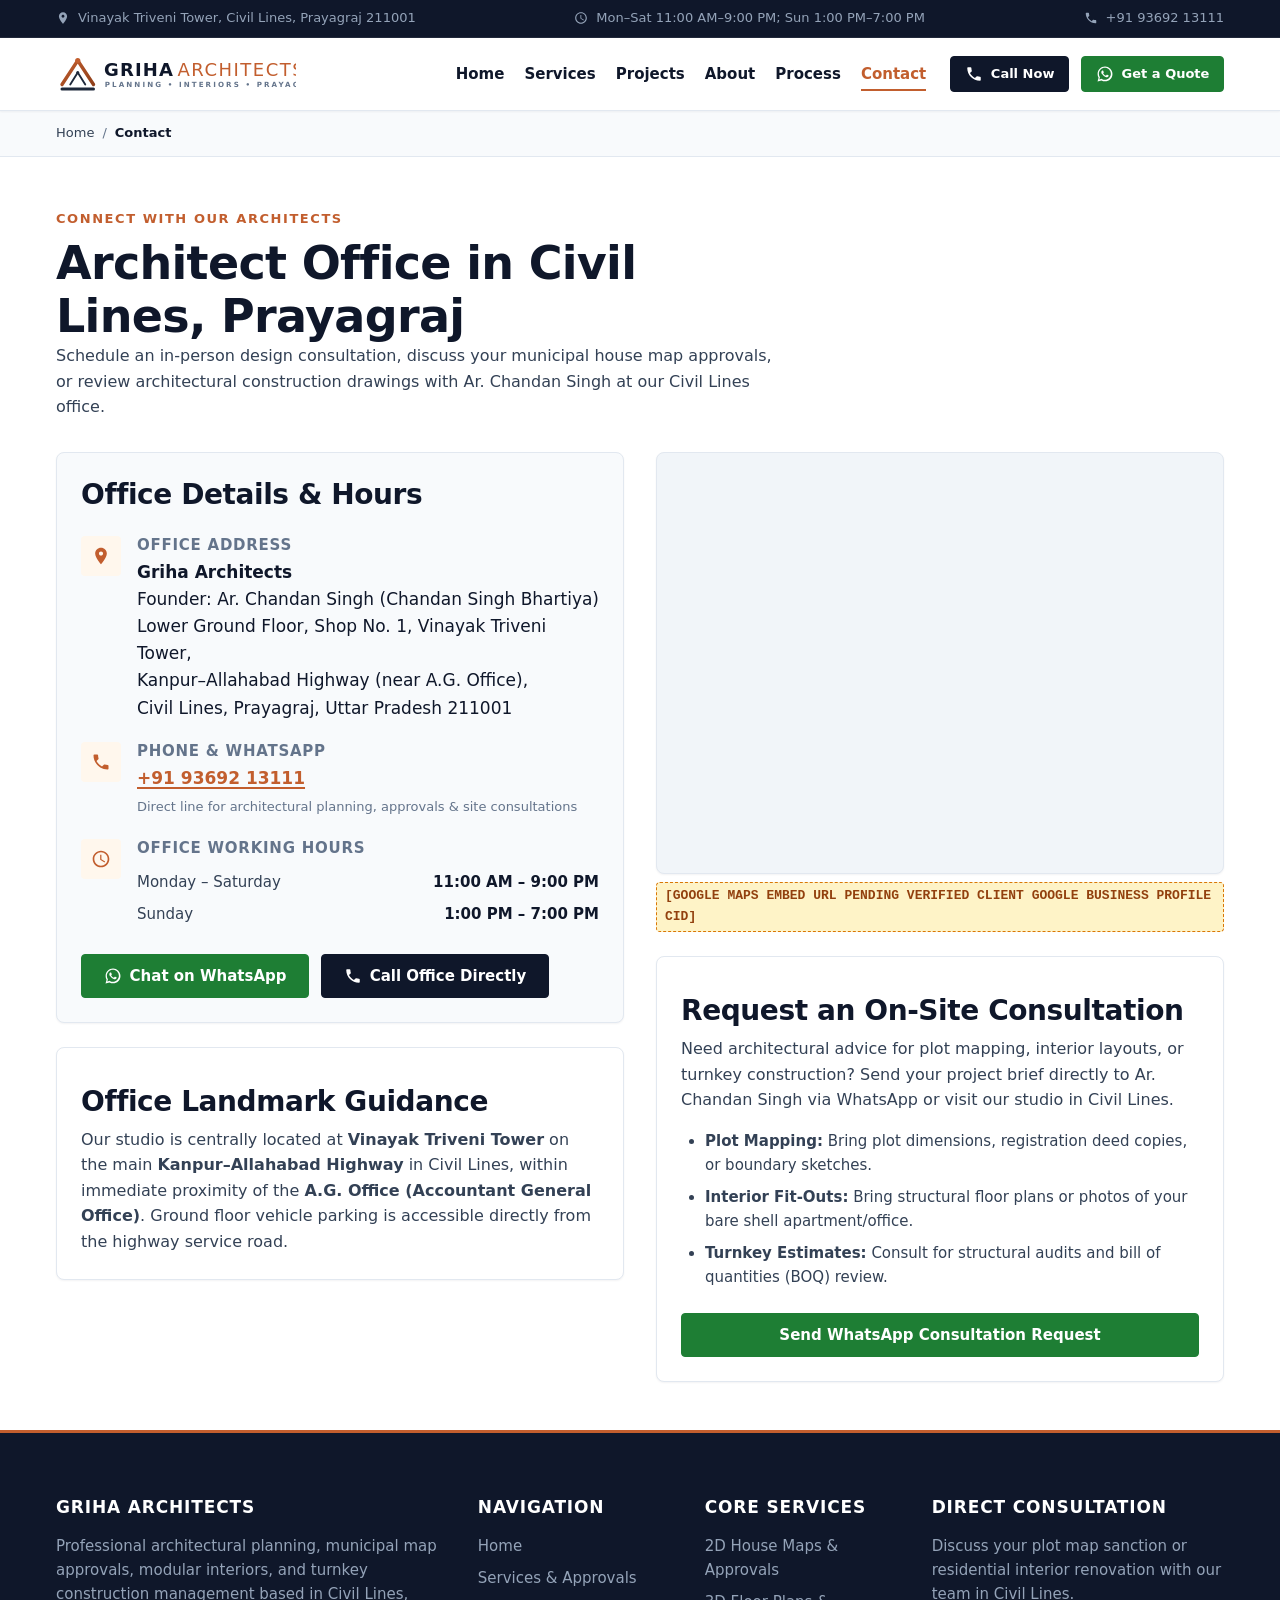
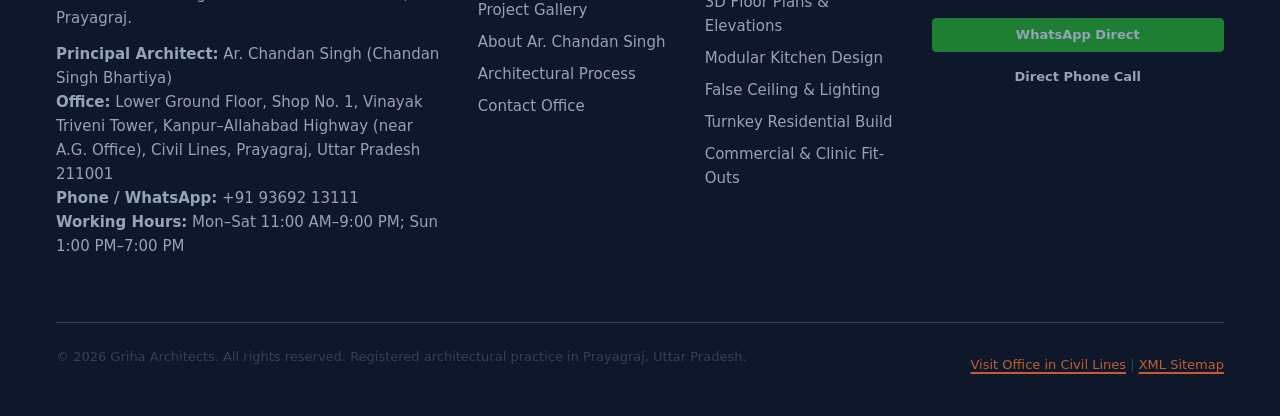
<file: contact.html>
<!DOCTYPE html>
<html lang="en">
<head>
  <meta charset="UTF-8">
  <meta name="viewport" content="width=device-width, initial-scale=1.0">
  <title>Architect Office in Civil Lines Prayagraj | Contact Us</title>
  <meta name="description" content="Visit our architect office in Civil Lines Prayagraj at Vinayak Triveni Tower. Contact Griha Architects for consultations, house map approvals, and quotes.">
  <link rel="canonical" href="https://[DOMAIN]/contact.html">
  <meta name="robots" content="index, follow">

  <!-- Open Graph Meta Tags -->
  <meta property="og:type" content="website">
  <meta property="og:site_name" content="Griha Architects">
  <meta property="og:title" content="Architect Office in Civil Lines Prayagraj | Contact Us">
  <meta property="og:description" content="Visit our architect office in Civil Lines Prayagraj at Vinayak Triveni Tower. Contact Griha Architects for consultations, house map approvals, and quotes.">
  <meta property="og:url" content="https://[DOMAIN]/contact.html">
  <meta property="og:image" content="https://[DOMAIN]/assets/images/og-image.svg">
  <meta property="og:image:alt" content="Griha Architects Office in Civil Lines, Prayagraj">
  <meta property="og:locale" content="en_IN">

  <!-- Twitter Card Meta Tags -->
  <meta name="twitter:card" content="summary_large_image">
  <meta name="twitter:title" content="Architect Office in Civil Lines Prayagraj | Contact Us">
  <meta name="twitter:description" content="Visit our architect office in Civil Lines Prayagraj at Vinayak Triveni Tower. Contact Griha Architects for consultations, house map approvals, and quotes.">
  <meta name="twitter:image" content="https://[DOMAIN]/assets/images/og-image.svg">

  <link rel="stylesheet" href="styles.css">

  <!-- JSON-LD Structured Data: BreadcrumbList + ContactPage -->
  <script type="application/ld+json">
  {
    "@context": "https://schema.org",
    "@graph": [
      {
        "@type": "BreadcrumbList",
        "@id": "https://[DOMAIN]/contact.html#breadcrumbs",
        "itemListElement": [
          {
            "@type": "ListItem",
            "position": 1,
            "name": "Home",
            "item": "https://[DOMAIN]/index.html"
          },
          {
            "@type": "ListItem",
            "position": 2,
            "name": "Contact",
            "item": "https://[DOMAIN]/contact.html"
          }
        ]
      },
      {
        "@type": "ContactPage",
        "@id": "https://[DOMAIN]/contact.html#webpage",
        "name": "Contact Griha Architects",
        "description": "Contact information and office location of Griha Architects in Civil Lines, Prayagraj.",
        "mainEntity": {
          "@type": "ProfessionalService",
          "name": "Griha Architects",
          "telephone": "+91 93692 13111",
          "address": {
            "@type": "PostalAddress",
            "streetAddress": "Lower Ground Floor, Shop No. 1, Vinayak Triveni Tower, Kanpur–Allahabad Highway (near A.G. Office), Civil Lines",
            "addressLocality": "Prayagraj",
            "addressRegion": "Uttar Pradesh",
            "postalCode": "211001",
            "addressCountry": "IN"
          },
          "openingHoursSpecification": [
            {
              "@type": "OpeningHoursSpecification",
              "dayOfWeek": [
                "Monday",
                "Tuesday",
                "Wednesday",
                "Thursday",
                "Friday",
                "Saturday"
              ],
              "opens": "11:00",
              "closes": "21:00"
            },
            {
              "@type": "OpeningHoursSpecification",
              "dayOfWeek": "Sunday",
              "opens": "13:00",
              "closes": "19:00"
            }
          ]
        }
      }
    ]
  }
  </script>
</head>
<body>
  <!-- Accessible Skip Link -->
  <a href="#main-content" class="skip-link">Skip to main content</a>

  <!-- Top Utility Bar with Direct NAP -->
  <aside class="top-bar" aria-label="Business contact details">
    <div class="container">
      <div class="top-bar-item">
        <svg viewBox="0 0 24 24" aria-hidden="true"><path d="M12 2C8.13 2 5 5.13 5 9c0 5.25 7 13 7 13s7-7.75 7-13c0-3.87-3.13-7-7-7zm0 9.5c-1.38 0-2.5-1.12-2.5-2.5s1.12-2.5 2.5-2.5 2.5 1.12 2.5 2.5-1.12 2.5-2.5 2.5z"/></svg>
        <span>Vinayak Triveni Tower, Civil Lines, Prayagraj 211001</span>
      </div>
      <div class="top-bar-item hide-tablet">
        <svg viewBox="0 0 24 24" aria-hidden="true"><path d="M11.99 2C6.47 2 2 6.48 2 12s4.47 10 9.99 10C17.52 22 22 17.52 22 12S17.52 2 11.99 2zM12 20c-4.42 0-8-3.58-8-8s3.58-8 8-8 8 3.58 8 8-3.58 8-8 8zm.5-13H11v6l5.25 3.15.75-1.23-4.5-2.67z"/></svg>
        <span>Mon–Sat 11:00 AM–9:00 PM; Sun 1:00 PM–7:00 PM</span>
      </div>
      <a href="tel:+919369213111" class="top-bar-item">
        <svg viewBox="0 0 24 24" aria-hidden="true"><path d="M6.62 10.79c1.44 2.83 3.76 5.14 6.59 6.59l2.2-2.2c.27-.27.67-.36 1.02-.24 1.12.37 2.33.57 3.57.57.55 0 1 .45 1 1V20c0 .55-.45 1-1 1-9.39 0-17-7.61-17-17 0-.55.45-1 1-1h3.5c.55 0 1 .45 1 1 0 1.25.2 2.45.57 3.57.11.35.03.74-.25 1.02l-2.2 2.2z"/></svg>
        <span>+91 93692 13111</span>
      </a>
    </div>
  </aside>

  <!-- Main Site Header -->
  <header class="site-header">
    <div class="container nav-wrapper">
      <a href="index.html" class="brand-link" aria-label="Griha Architects - Home">
        <img src="assets/images/logo.svg" alt="Griha Architects Logo" width="320" height="64" class="brand-logo">
      </a>

      <button type="button" class="menu-toggle" aria-expanded="false" aria-controls="primary-nav" aria-label="Toggle navigation menu">
        <svg class="menu-icon" viewBox="0 0 24 24" fill="currentColor" aria-hidden="true"><path d="M3 18h18v-2H3v2zm0-5h18v-2H3v2zm0-7v2h18V6H3z"/></svg>
        <span>Menu</span>
      </button>

      <nav id="primary-nav" class="main-nav" aria-label="Primary Navigation">
        <ul class="nav-list">
          <li><a href="index.html" class="nav-link">Home</a></li>
          <li><a href="services.html" class="nav-link">Services</a></li>
          <li><a href="projects.html" class="nav-link">Projects</a></li>
          <li><a href="about.html" class="nav-link">About</a></li>
          <li><a href="process.html" class="nav-link">Process</a></li>
          <li><a href="contact.html" class="nav-link" aria-current="page">Contact</a></li>
        </ul>
        <div class="nav-actions">
          <a href="tel:+919369213111" class="btn btn-tel btn-sm" aria-label="Call Griha Architects at +91 93692 13111">
            <svg viewBox="0 0 24 24" aria-hidden="true"><path d="M6.62 10.79c1.44 2.83 3.76 5.14 6.59 6.59l2.2-2.2c.27-.27.67-.36 1.02-.24 1.12.37 2.33.57 3.57.57.55 0 1 .45 1 1V20c0 .55-.45 1-1 1-9.39 0-17-7.61-17-17 0-.55.45-1 1-1h3.5c.55 0 1 .45 1 1 0 1.25.2 2.45.57 3.57.11.35.03.74-.25 1.02l-2.2 2.2z"/></svg>
            <span>Call Now</span>
          </a>
          <a href="https://wa.me/919369213111?text=Hello%20Griha%20Architects,%20I%20would%20like%20to%20connect%20with%20your%20office%20in%20Civil%20Lines." class="btn btn-whatsapp btn-sm" target="_blank" rel="noopener noreferrer" aria-label="Get a quote on WhatsApp">
            <svg viewBox="0 0 24 24" aria-hidden="true"><path d="M12.04 2c-5.46 0-9.91 4.45-9.91 9.91 0 1.75.46 3.45 1.32 4.95L2.05 22l5.25-1.38c1.45.79 3.08 1.21 4.74 1.21 5.46 0 9.91-4.45 9.91-9.91 0-2.65-1.03-5.14-2.9-7.01A9.816 9.816 0 0012.04 2zm0 17.8c-1.48 0-2.93-.4-4.2-1.15l-.3-.18-3.12.82.83-3.04-.2-.31a7.92 7.92 0 01-1.22-4.22c0-4.41 3.59-8 8-8 2.14 0 4.15.83 5.66 2.34a7.95 7.95 0 012.34 5.66c0 4.41-3.59 8-8 8zm4.39-5.99c-.24-.12-1.42-.7-1.64-.78-.22-.08-.38-.12-.55.12-.16.24-.63.78-.77.94-.14.16-.28.18-.52.06-.24-.12-1.02-.38-1.95-1.21-.72-.64-1.21-1.44-1.35-1.68-.14-.24-.01-.37.11-.49.11-.11.24-.28.36-.42.12-.14.16-.24.24-.4.08-.16.04-.3-.02-.42-.06-.12-.55-1.33-.75-1.82-.2-.48-.4-.41-.55-.42h-.47c-.16 0-.42.06-.64.3-.22.24-.84.82-.84 2 0 1.18.86 2.32.98 2.48.12.16 1.69 2.58 4.1 3.62.57.25 1.02.39 1.37.5.58.18 1.1.16 1.51.1.46-.07 1.42-.58 1.62-1.14.2-.56.2-1.04.14-1.14-.06-.1-.22-.16-.46-.28z"/></svg>
            <span>Get a Quote</span>
          </a>
        </div>
      </nav>
    </div>
  </header>

  <!-- Breadcrumbs -->
  <nav aria-label="Breadcrumb" class="breadcrumbs">
    <div class="container">
      <ol>
        <li><a href="index.html">Home</a></li>
        <li><span aria-current="page">Contact</span></li>
      </ol>
    </div>
  </nav>

  <!-- Main Content -->
  <main id="main-content" class="site-main">
    <section class="section">
      <div class="container">
        <header class="section-header">
          <span class="eyebrow">Connect With Our Architects</span>
          <h1>Architect Office in Civil Lines, Prayagraj</h1>
          <p>Schedule an in-person design consultation, discuss your municipal house map approvals, or review architectural construction drawings with Ar. Chandan Singh at our Civil Lines office.</p>
        </header>

        <div class="contact-layout">
          <!-- Office NAP & Hours Card -->
          <div>
            <article class="contact-info-card">
              <h2 style="font-size: var(--text-2xl); margin-top: 0; margin-bottom: var(--space-6);">Office Details &amp; Hours</h2>

              <!-- Address -->
              <div class="contact-row">
                <div class="contact-icon" aria-hidden="true">
                  <svg viewBox="0 0 24 24"><path d="M12 2C8.13 2 5 5.13 5 9c0 5.25 7 13 7 13s7-7.75 7-13c0-3.87-3.13-7-7-7zm0 9.5c-1.38 0-2.5-1.12-2.5-2.5s1.12-2.5 2.5-2.5 2.5 1.12 2.5 2.5-1.12 2.5-2.5 2.5z"/></svg>
                </div>
                <div class="contact-detail">
                  <h3>Office Address</h3>
                  <address>
                    <strong>Griha Architects</strong><br>
                    Founder: Ar. Chandan Singh (Chandan Singh Bhartiya)<br>
                    Lower Ground Floor, Shop No. 1, Vinayak Triveni Tower,<br>
                    Kanpur–Allahabad Highway (near A.G. Office),<br>
                    Civil Lines, Prayagraj, Uttar Pradesh 211001
                  </address>
                </div>
              </div>

              <!-- Phone & WhatsApp -->
              <div class="contact-row">
                <div class="contact-icon" aria-hidden="true">
                  <svg viewBox="0 0 24 24"><path d="M6.62 10.79c1.44 2.83 3.76 5.14 6.59 6.59l2.2-2.2c.27-.27.67-.36 1.02-.24 1.12.37 2.33.57 3.57.57.55 0 1 .45 1 1V20c0 .55-.45 1-1 1-9.39 0-17-7.61-17-17 0-.55.45-1 1-1h3.5c.55 0 1 .45 1 1 0 1.25.2 2.45.57 3.57.11.35.03.74-.25 1.02l-2.2 2.2z"/></svg>
                </div>
                <div class="contact-detail">
                  <h3>Phone &amp; WhatsApp</h3>
                  <p>
                    <a href="tel:+919369213111"><strong>+91 93692 13111</strong></a><br>
                    <span style="font-size: var(--text-xs); color: var(--color-text-subtle);">Direct line for architectural planning, approvals &amp; site consultations</span>
                  </p>
                </div>
              </div>

              <!-- Working Hours -->
              <div class="contact-row">
                <div class="contact-icon" aria-hidden="true">
                  <svg viewBox="0 0 24 24"><path d="M11.99 2C6.47 2 2 6.48 2 12s4.47 10 9.99 10C17.52 22 22 17.52 22 12S17.52 2 11.99 2zM12 20c-4.42 0-8-3.58-8-8s3.58-8 8-8 8 3.58 8 8-3.58 8-8 8zm.5-13H11v6l5.25 3.15.75-1.23-4.5-2.67z"/></svg>
                </div>
                <div class="contact-detail" style="flex: 1 1 auto;">
                  <h3>Office Working Hours</h3>
                  <table class="hours-table">
                    <tbody>
                      <tr>
                        <td>Monday – Saturday</td>
                        <td>11:00 AM – 9:00 PM</td>
                      </tr>
                      <tr>
                        <td>Sunday</td>
                        <td>1:00 PM – 7:00 PM</td>
                      </tr>
                    </tbody>
                  </table>
                </div>
              </div>

              <!-- Direct Action Buttons -->
              <div class="btn-group" style="margin-top: var(--space-6);">
                <a href="https://wa.me/919369213111?text=Hello%20Griha%20Architects,%20I%20would%20like%20to%20visit%20your%20Civil%20Lines%20office%20in%20Prayagraj." class="btn btn-whatsapp" target="_blank" rel="noopener noreferrer">
                  <svg viewBox="0 0 24 24" aria-hidden="true"><path d="M12.04 2c-5.46 0-9.91 4.45-9.91 9.91 0 1.75.46 3.45 1.32 4.95L2.05 22l5.25-1.38c1.45.79 3.08 1.21 4.74 1.21 5.46 0 9.91-4.45 9.91-9.91 0-2.65-1.03-5.14-2.9-7.01A9.816 9.816 0 0012.04 2zm0 17.8c-1.48 0-2.93-.4-4.2-1.15l-.3-.18-3.12.82.83-3.04-.2-.31a7.92 7.92 0 01-1.22-4.22c0-4.41 3.59-8 8-8 2.14 0 4.15.83 5.66 2.34a7.95 7.95 0 012.34 5.66c0 4.41-3.59 8-8 8zm4.39-5.99c-.24-.12-1.42-.7-1.64-.78-.22-.08-.38-.12-.55.12-.16.24-.63.78-.77.94-.14.16-.28.18-.52.06-.24-.12-1.02-.38-1.95-1.21-.72-.64-1.21-1.44-1.35-1.68-.14-.24-.01-.37.11-.49.11-.11.24-.28.36-.42.12-.14.16-.24.24-.4.08-.16.04-.3-.02-.42-.06-.12-.55-1.33-.75-1.82-.2-.48-.4-.41-.55-.42h-.47c-.16 0-.42.06-.64.3-.22.24-.84.82-.84 2 0 1.18.86 2.32.98 2.48.12.16 1.69 2.58 4.1 3.62.57.25 1.02.39 1.37.5.58.18 1.1.16 1.51.1.46-.07 1.42-.58 1.62-1.14.2-.56.2-1.04.14-1.14-.06-.1-.22-.16-.46-.28z"/></svg>
                  <span>Chat on WhatsApp</span>
                </a>
                <a href="tel:+919369213111" class="btn btn-secondary">
                  <svg viewBox="0 0 24 24" aria-hidden="true"><path d="M6.62 10.79c1.44 2.83 3.76 5.14 6.59 6.59l2.2-2.2c.27-.27.67-.36 1.02-.24 1.12.37 2.33.57 3.57.57.55 0 1 .45 1 1V20c0 .55-.45 1-1 1-9.39 0-17-7.61-17-17 0-.55.45-1 1-1h3.5c.55 0 1 .45 1 1 0 1.25.2 2.45.57 3.57.11.35.03.74-.25 1.02l-2.2 2.2z"/></svg>
                  <span>Call Office Directly</span>
                </a>
              </div>
            </article>

            <!-- Landmark Directions -->
            <div class="card" style="margin-top: var(--space-6);">
              <h3>Office Landmark Guidance</h3>
              <p>Our studio is centrally located at <strong>Vinayak Triveni Tower</strong> on the main <strong>Kanpur–Allahabad Highway</strong> in Civil Lines, within immediate proximity of the <strong>A.G. Office (Accountant General Office)</strong>. Ground floor vehicle parking is accessible directly from the highway service road.</p>
            </div>
          </div>

          <!-- Embedded Map & Inquiry Section -->
          <div>
            <div class="map-container">
              <!-- Embedded Google Map using loading="lazy" -->
              <iframe
                src="https://maps.google.com/maps?q=Vinayak+Triveni+Tower,+Kanpur+-+Allahabad+Hwy,+Civil+Lines,+Prayagraj,+Uttar+Pradesh+211001&t=&z=16&ie=UTF8&iwloc=&output=embed"
                width="100%"
                height="450"
                style="border:0;"
                allowfullscreen=""
                loading="lazy"
                referrerpolicy="no-referrer-when-downgrade"
                title="Google Map showing Griha Architects office location at Vinayak Triveni Tower, Civil Lines, Prayagraj">
              </iframe>
            </div>
            <div class="placeholder-badge" style="margin-top: var(--space-2); display: block;">
              [GOOGLE MAPS EMBED URL PENDING VERIFIED CLIENT GOOGLE BUSINESS PROFILE CID]
            </div>

            <!-- Consultation Inquiry Card -->
            <article class="card" style="margin-top: var(--space-6);">
              <h3>Request an On-Site Consultation</h3>
              <p>Need architectural advice for plot mapping, interior layouts, or turnkey construction? Send your project brief directly to Ar. Chandan Singh via WhatsApp or visit our studio in Civil Lines.</p>
              
              <ul style="margin-bottom: var(--space-4); font-size: var(--text-sm);">
                <li><strong>Plot Mapping:</strong> Bring plot dimensions, registration deed copies, or boundary sketches.</li>
                <li><strong>Interior Fit-Outs:</strong> Bring structural floor plans or photos of your bare shell apartment/office.</li>
                <li><strong>Turnkey Estimates:</strong> Consult for structural audits and bill of quantities (BOQ) review.</li>
              </ul>

              <a href="https://wa.me/919369213111?text=Hello%20Griha%20Architects,%20I%20would%20like%20to%20schedule%20a%20site%20consultation%20in%20Prayagraj." class="btn btn-whatsapp" target="_blank" rel="noopener noreferrer" style="width: 100%;">
                <span>Send WhatsApp Consultation Request</span>
              </a>
            </article>
          </div>
        </div>
      </div>
    </section>
  </main>

  <!-- Site Footer with Consistent NAP -->
  <footer class="site-footer">
    <div class="container">
      <div class="footer-grid">
        <!-- Business NAP Column -->
        <div class="footer-col footer-nap">
          <h3>Griha Architects</h3>
          <p style="color: var(--color-text-inverse-muted); margin-bottom: var(--space-3);">Professional architectural planning, municipal map approvals, modular interiors, and turnkey construction management based in Civil Lines, Prayagraj.</p>
          <address>
            <strong>Principal Architect:</strong> Ar. Chandan Singh (Chandan Singh Bhartiya)<br>
            <strong>Office:</strong> Lower Ground Floor, Shop No. 1, Vinayak Triveni Tower, Kanpur–Allahabad Highway (near A.G. Office), Civil Lines, Prayagraj, Uttar Pradesh 211001<br>
            <strong>Phone / WhatsApp:</strong> <a href="tel:+919369213111">+91 93692 13111</a><br>
            <strong>Working Hours:</strong> Mon–Sat 11:00 AM–9:00 PM; Sun 1:00 PM–7:00 PM
          </address>
        </div>

        <!-- Quick Links -->
        <div class="footer-col">
          <h3>Navigation</h3>
          <ul>
            <li><a href="index.html">Home</a></li>
            <li><a href="services.html">Services &amp; Approvals</a></li>
            <li><a href="projects.html">Project Gallery</a></li>
            <li><a href="about.html">About Ar. Chandan Singh</a></li>
            <li><a href="process.html">Architectural Process</a></li>
            <li><a href="contact.html">Contact Office</a></li>
          </ul>
        </div>

        <!-- Services Links -->
        <div class="footer-col">
          <h3>Core Services</h3>
          <ul>
            <li><a href="services.html#planning-approvals">2D House Maps &amp; Approvals</a></li>
            <li><a href="services.html#planning-approvals">3D Floor Plans &amp; Elevations</a></li>
            <li><a href="services.html#interior-design">Modular Kitchen Design</a></li>
            <li><a href="services.html#interior-design">False Ceiling &amp; Lighting</a></li>
            <li><a href="services.html#turnkey-construction">Turnkey Residential Build</a></li>
            <li><a href="services.html#turnkey-construction">Commercial &amp; Clinic Fit-Outs</a></li>
          </ul>
        </div>

        <!-- Quick Action / Consult Column -->
        <div class="footer-col">
          <h3>Direct Consultation</h3>
          <p style="color: var(--color-text-inverse-muted); margin-bottom: var(--space-3);">Discuss your plot map sanction or residential interior renovation with our team in Civil Lines.</p>
          <div style="display: flex; flex-direction: column; gap: var(--space-2);">
            <a href="https://wa.me/919369213111?text=Hello%20Griha%20Architects,%20I%20would%20like%20to%20inquire%20about%20architectural%20services%20in%20Prayagraj." class="btn btn-whatsapp btn-sm" target="_blank" rel="noopener noreferrer">WhatsApp Direct</a>
            <a href="tel:+919369213111" class="btn btn-tel btn-sm">Direct Phone Call</a>
          </div>
        </div>
      </div>

      <div class="footer-bottom">
        <p>&copy; 2026 Griha Architects. All rights reserved. Registered architectural practice in Prayagraj, Uttar Pradesh.</p>
        <p><a href="contact.html">Visit Office in Civil Lines</a> | <a href="sitemap.xml">XML Sitemap</a></p>
      </div>
    </div>
  </footer>

  <!-- Core Web Vitals Optimized Minimal JavaScript -->
  <script src="script.js" defer></script>
</body>
</html>
</file>
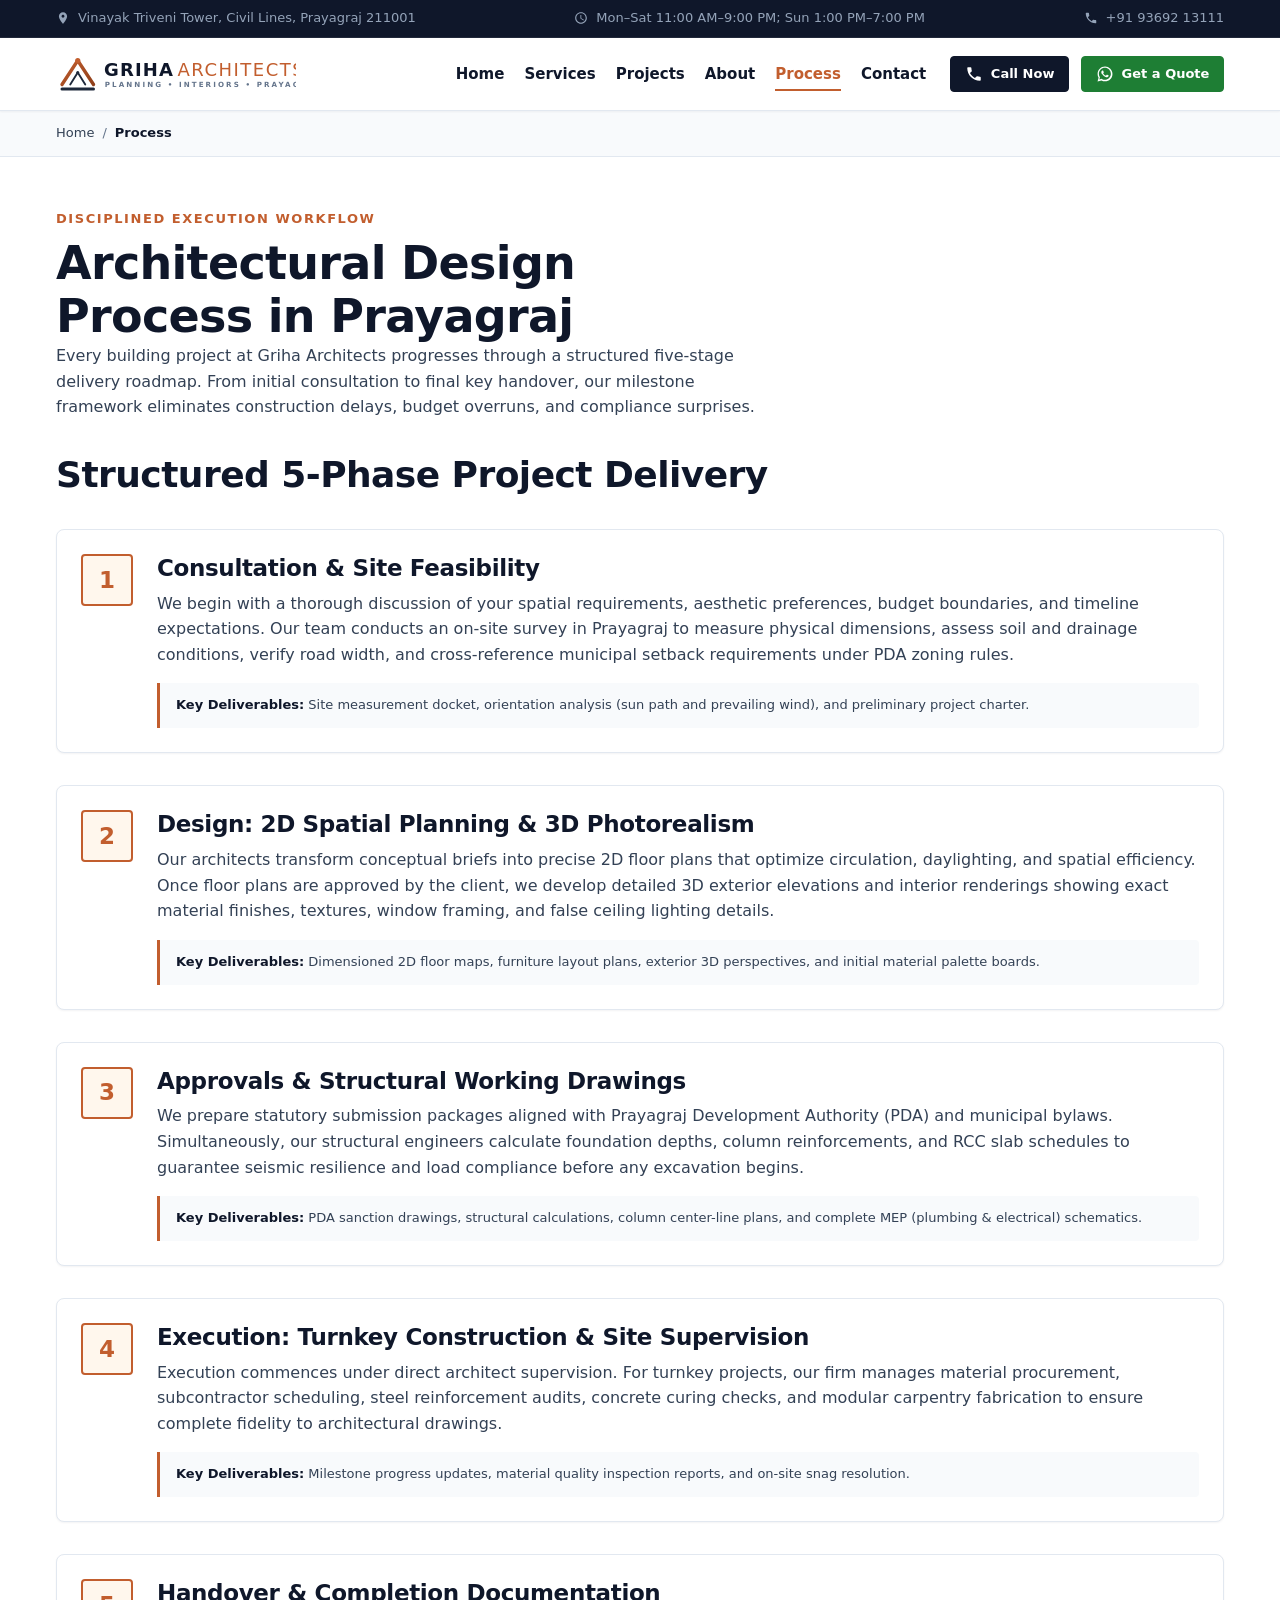
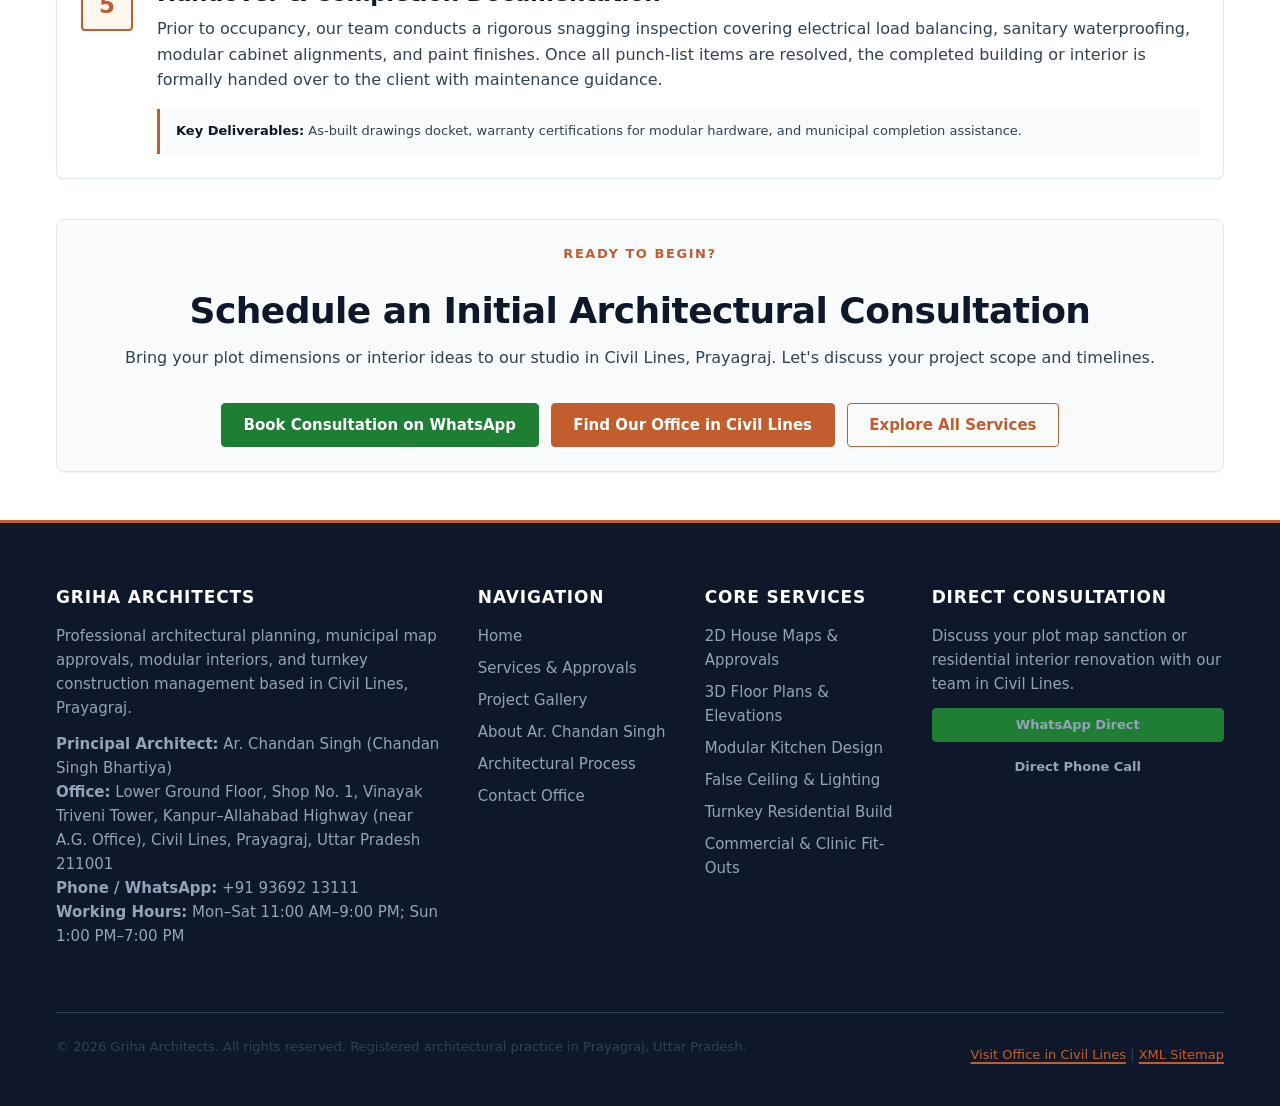
<file: process.html>
<!DOCTYPE html>
<html lang="en">
<head>
  <meta charset="UTF-8">
  <meta name="viewport" content="width=device-width, initial-scale=1.0">
  <title>Architectural Design Process in Prayagraj | Griha Firm</title>
  <meta name="description" content="Our architectural design process in Prayagraj: consultation, 2D/3D design, municipal map approvals, turnkey construction, and final project handover.">
  <link rel="canonical" href="https://[DOMAIN]/process.html">
  <meta name="robots" content="index, follow">

  <!-- Open Graph Meta Tags -->
  <meta property="og:type" content="website">
  <meta property="og:site_name" content="Griha Architects">
  <meta property="og:title" content="Architectural Design Process in Prayagraj | Griha Firm">
  <meta property="og:description" content="Our architectural design process in Prayagraj: consultation, 2D/3D design, municipal map approvals, turnkey construction, and final project handover.">
  <meta property="og:url" content="https://[DOMAIN]/process.html">
  <meta property="og:image" content="https://[DOMAIN]/assets/images/og-image.svg">
  <meta property="og:image:alt" content="Griha Architects - 5-Step Architectural Design Process in Prayagraj">
  <meta property="og:locale" content="en_IN">

  <!-- Twitter Card Meta Tags -->
  <meta name="twitter:card" content="summary_large_image">
  <meta name="twitter:title" content="Architectural Design Process in Prayagraj | Griha Firm">
  <meta name="twitter:description" content="Our architectural design process in Prayagraj: consultation, 2D/3D design, municipal map approvals, turnkey construction, and final project handover.">
  <meta name="twitter:image" content="https://[DOMAIN]/assets/images/og-image.svg">

  <link rel="stylesheet" href="styles.css">

  <!-- JSON-LD Structured Data: BreadcrumbList + HowTo Schema -->
  <script type="application/ld+json">
  {
    "@context": "https://schema.org",
    "@graph": [
      {
        "@type": "BreadcrumbList",
        "@id": "https://[DOMAIN]/process.html#breadcrumbs",
        "itemListElement": [
          {
            "@type": "ListItem",
            "position": 1,
            "name": "Home",
            "item": "https://[DOMAIN]/index.html"
          },
          {
            "@type": "ListItem",
            "position": 2,
            "name": "Process",
            "item": "https://[DOMAIN]/process.html"
          }
        ]
      },
      {
        "@type": "HowTo",
        "@id": "https://[DOMAIN]/process.html#howto",
        "name": "Architectural Design and Turnkey Execution Process",
        "description": "5-phase architectural workflow followed by Griha Architects in Prayagraj: consultation, design, approvals, execution, and handover.",
        "step": [
          {
            "@type": "HowToStep",
            "position": 1,
            "name": "Consultation",
            "text": "Initial client consultation, site survey, land dimension verification, and municipal zoning analysis in Prayagraj."
          },
          {
            "@type": "HowToStep",
            "position": 2,
            "name": "Design",
            "text": "Drafting 2D spatial layouts, structural drawings, photorealistic 3D exterior elevations, and interior modular plans."
          },
          {
            "@type": "HowToStep",
            "position": 3,
            "name": "Approvals",
            "text": "Municipal map sanction coordination with Prayagraj Development Authority (PDA) and structural engineering validation."
          },
          {
            "@type": "HowToStep",
            "position": 4,
            "name": "Execution",
            "text": "Architect-supervised turnkey construction, contractor management, material quality testing, and progress tracking."
          },
          {
            "@type": "HowToStep",
            "position": 5,
            "name": "Handover",
            "text": "Comprehensive snagging inspection, MEP verification, municipal completion file support, and client handover."
          }
        ]
      }
    ]
  }
  </script>
</head>
<body>
  <!-- Accessible Skip Link -->
  <a href="#main-content" class="skip-link">Skip to main content</a>

  <!-- Top Utility Bar with Direct NAP -->
  <aside class="top-bar" aria-label="Business contact details">
    <div class="container">
      <div class="top-bar-item">
        <svg viewBox="0 0 24 24" aria-hidden="true"><path d="M12 2C8.13 2 5 5.13 5 9c0 5.25 7 13 7 13s7-7.75 7-13c0-3.87-3.13-7-7-7zm0 9.5c-1.38 0-2.5-1.12-2.5-2.5s1.12-2.5 2.5-2.5 2.5 1.12 2.5 2.5-1.12 2.5-2.5 2.5z"/></svg>
        <span>Vinayak Triveni Tower, Civil Lines, Prayagraj 211001</span>
      </div>
      <div class="top-bar-item hide-tablet">
        <svg viewBox="0 0 24 24" aria-hidden="true"><path d="M11.99 2C6.47 2 2 6.48 2 12s4.47 10 9.99 10C17.52 22 22 17.52 22 12S17.52 2 11.99 2zM12 20c-4.42 0-8-3.58-8-8s3.58-8 8-8 8 3.58 8 8-3.58 8-8 8zm.5-13H11v6l5.25 3.15.75-1.23-4.5-2.67z"/></svg>
        <span>Mon–Sat 11:00 AM–9:00 PM; Sun 1:00 PM–7:00 PM</span>
      </div>
      <a href="tel:+919369213111" class="top-bar-item">
        <svg viewBox="0 0 24 24" aria-hidden="true"><path d="M6.62 10.79c1.44 2.83 3.76 5.14 6.59 6.59l2.2-2.2c.27-.27.67-.36 1.02-.24 1.12.37 2.33.57 3.57.57.55 0 1 .45 1 1V20c0 .55-.45 1-1 1-9.39 0-17-7.61-17-17 0-.55.45-1 1-1h3.5c.55 0 1 .45 1 1 0 1.25.2 2.45.57 3.57.11.35.03.74-.25 1.02l-2.2 2.2z"/></svg>
        <span>+91 93692 13111</span>
      </a>
    </div>
  </aside>

  <!-- Main Site Header -->
  <header class="site-header">
    <div class="container nav-wrapper">
      <a href="index.html" class="brand-link" aria-label="Griha Architects - Home">
        <img src="assets/images/logo.svg" alt="Griha Architects Logo" width="320" height="64" class="brand-logo">
      </a>

      <button type="button" class="menu-toggle" aria-expanded="false" aria-controls="primary-nav" aria-label="Toggle navigation menu">
        <svg class="menu-icon" viewBox="0 0 24 24" fill="currentColor" aria-hidden="true"><path d="M3 18h18v-2H3v2zm0-5h18v-2H3v2zm0-7v2h18V6H3z"/></svg>
        <span>Menu</span>
      </button>

      <nav id="primary-nav" class="main-nav" aria-label="Primary Navigation">
        <ul class="nav-list">
          <li><a href="index.html" class="nav-link">Home</a></li>
          <li><a href="services.html" class="nav-link">Services</a></li>
          <li><a href="projects.html" class="nav-link">Projects</a></li>
          <li><a href="about.html" class="nav-link">About</a></li>
          <li><a href="process.html" class="nav-link" aria-current="page">Process</a></li>
          <li><a href="contact.html" class="nav-link">Contact</a></li>
        </ul>
        <div class="nav-actions">
          <a href="tel:+919369213111" class="btn btn-tel btn-sm" aria-label="Call Griha Architects at +91 93692 13111">
            <svg viewBox="0 0 24 24" aria-hidden="true"><path d="M6.62 10.79c1.44 2.83 3.76 5.14 6.59 6.59l2.2-2.2c.27-.27.67-.36 1.02-.24 1.12.37 2.33.57 3.57.57.55 0 1 .45 1 1V20c0 .55-.45 1-1 1-9.39 0-17-7.61-17-17 0-.55.45-1 1-1h3.5c.55 0 1 .45 1 1 0 1.25.2 2.45.57 3.57.11.35.03.74-.25 1.02l-2.2 2.2z"/></svg>
            <span>Call Now</span>
          </a>
          <a href="https://wa.me/919369213111?text=Hello%20Griha%20Architects,%20I%20would%20like%20to%20learn%20more%20about%20your%20architectural%20process." class="btn btn-whatsapp btn-sm" target="_blank" rel="noopener noreferrer" aria-label="Get a quote on WhatsApp">
            <svg viewBox="0 0 24 24" aria-hidden="true"><path d="M12.04 2c-5.46 0-9.91 4.45-9.91 9.91 0 1.75.46 3.45 1.32 4.95L2.05 22l5.25-1.38c1.45.79 3.08 1.21 4.74 1.21 5.46 0 9.91-4.45 9.91-9.91 0-2.65-1.03-5.14-2.9-7.01A9.816 9.816 0 0012.04 2zm0 17.8c-1.48 0-2.93-.4-4.2-1.15l-.3-.18-3.12.82.83-3.04-.2-.31a7.92 7.92 0 01-1.22-4.22c0-4.41 3.59-8 8-8 2.14 0 4.15.83 5.66 2.34a7.95 7.95 0 012.34 5.66c0 4.41-3.59 8-8 8zm4.39-5.99c-.24-.12-1.42-.7-1.64-.78-.22-.08-.38-.12-.55.12-.16.24-.63.78-.77.94-.14.16-.28.18-.52.06-.24-.12-1.02-.38-1.95-1.21-.72-.64-1.21-1.44-1.35-1.68-.14-.24-.01-.37.11-.49.11-.11.24-.28.36-.42.12-.14.16-.24.24-.4.08-.16.04-.3-.02-.42-.06-.12-.55-1.33-.75-1.82-.2-.48-.4-.41-.55-.42h-.47c-.16 0-.42.06-.64.3-.22.24-.84.82-.84 2 0 1.18.86 2.32.98 2.48.12.16 1.69 2.58 4.1 3.62.57.25 1.02.39 1.37.5.58.18 1.1.16 1.51.1.46-.07 1.42-.58 1.62-1.14.2-.56.2-1.04.14-1.14-.06-.1-.22-.16-.46-.28z"/></svg>
            <span>Get a Quote</span>
          </a>
        </div>
      </nav>
    </div>
  </header>

  <!-- Breadcrumbs -->
  <nav aria-label="Breadcrumb" class="breadcrumbs">
    <div class="container">
      <ol>
        <li><a href="index.html">Home</a></li>
        <li><span aria-current="page">Process</span></li>
      </ol>
    </div>
  </nav>

  <!-- Main Content -->
  <main id="main-content" class="site-main">
    <section class="section">
      <div class="container">
        <header class="section-header">
          <span class="eyebrow">Disciplined Execution Workflow</span>
          <h1>Architectural Design Process in Prayagraj</h1>
          <p>Every building project at Griha Architects progresses through a structured five-stage delivery roadmap. From initial consultation to final key handover, our milestone framework eliminates construction delays, budget overruns, and compliance surprises.</p>
        </header>

        <!-- Ordered List: 5-Phase Process -->
        <section aria-labelledby="phases-heading">
          <h2 id="phases-heading">Structured 5-Phase Project Delivery</h2>
          
          <ol class="process-list">
            <!-- Step 1: Consultation -->
            <li class="process-item">
              <div class="process-number" aria-hidden="true">1</div>
              <div class="process-content">
                <h3>Consultation &amp; Site Feasibility</h3>
                <p>We begin with a thorough discussion of your spatial requirements, aesthetic preferences, budget boundaries, and timeline expectations. Our team conducts an on-site survey in Prayagraj to measure physical dimensions, assess soil and drainage conditions, verify road width, and cross-reference municipal setback requirements under PDA zoning rules.</p>
                <div class="process-deliverables">
                  <strong>Key Deliverables:</strong> Site measurement docket, orientation analysis (sun path and prevailing wind), and preliminary project charter.
                </div>
              </div>
            </li>

            <!-- Step 2: Design -->
            <li class="process-item">
              <div class="process-number" aria-hidden="true">2</div>
              <div class="process-content">
                <h3>Design: 2D Spatial Planning &amp; 3D Photorealism</h3>
                <p>Our architects transform conceptual briefs into precise 2D floor plans that optimize circulation, daylighting, and spatial efficiency. Once floor plans are approved by the client, we develop detailed 3D exterior elevations and interior renderings showing exact material finishes, textures, window framing, and false ceiling lighting details.</p>
                <div class="process-deliverables">
                  <strong>Key Deliverables:</strong> Dimensioned 2D floor maps, furniture layout plans, exterior 3D perspectives, and initial material palette boards.
                </div>
              </div>
            </li>

            <!-- Step 3: Approvals -->
            <li class="process-item">
              <div class="process-number" aria-hidden="true">3</div>
              <div class="process-content">
                <h3>Approvals &amp; Structural Working Drawings</h3>
                <p>We prepare statutory submission packages aligned with Prayagraj Development Authority (PDA) and municipal bylaws. Simultaneously, our structural engineers calculate foundation depths, column reinforcements, and RCC slab schedules to guarantee seismic resilience and load compliance before any excavation begins.</p>
                <div class="process-deliverables">
                  <strong>Key Deliverables:</strong> PDA sanction drawings, structural calculations, column center-line plans, and complete MEP (plumbing &amp; electrical) schematics.
                </div>
              </div>
            </li>

            <!-- Step 4: Execution -->
            <li class="process-item">
              <div class="process-number" aria-hidden="true">4</div>
              <div class="process-content">
                <h3>Execution: Turnkey Construction &amp; Site Supervision</h3>
                <p>Execution commences under direct architect supervision. For turnkey projects, our firm manages material procurement, subcontractor scheduling, steel reinforcement audits, concrete curing checks, and modular carpentry fabrication to ensure complete fidelity to architectural drawings.</p>
                <div class="process-deliverables">
                  <strong>Key Deliverables:</strong> Milestone progress updates, material quality inspection reports, and on-site snag resolution.
                </div>
              </div>
            </li>

            <!-- Step 5: Handover -->
            <li class="process-item">
              <div class="process-number" aria-hidden="true">5</div>
              <div class="process-content">
                <h3>Handover &amp; Completion Documentation</h3>
                <p>Prior to occupancy, our team conducts a rigorous snagging inspection covering electrical load balancing, sanitary waterproofing, modular cabinet alignments, and paint finishes. Once all punch-list items are resolved, the completed building or interior is formally handed over to the client with maintenance guidance.</p>
                <div class="process-deliverables">
                  <strong>Key Deliverables:</strong> As-built drawings docket, warranty certifications for modular hardware, and municipal completion assistance.
                </div>
              </div>
            </li>
          </ol>
        </section>

        <!-- CTA Box -->
        <section class="card" style="margin-top: var(--space-8); background-color: var(--color-surface); text-align: center;" aria-labelledby="process-cta-heading">
          <span class="eyebrow">Ready to Begin?</span>
          <h2 id="process-cta-heading">Schedule an Initial Architectural Consultation</h2>
          <p>Bring your plot dimensions or interior ideas to our studio in Civil Lines, Prayagraj. Let's discuss your project scope and timelines.</p>
          <div class="btn-group" style="justify-content: center; margin-top: var(--space-4);">
            <a href="https://wa.me/919369213111?text=Hello%20Griha%20Architects,%20I%20would%20like%20to%20schedule%20a%20consultation%20to%20discuss%20the%20architectural%20design%20process." class="btn btn-whatsapp" target="_blank" rel="noopener noreferrer">
              <span>Book Consultation on WhatsApp</span>
            </a>
            <a href="contact.html" class="btn btn-primary">Find Our Office in Civil Lines</a>
            <a href="services.html" class="btn btn-outline">Explore All Services</a>
          </div>
        </section>
      </div>
    </section>
  </main>

  <!-- Site Footer with Consistent NAP -->
  <footer class="site-footer">
    <div class="container">
      <div class="footer-grid">
        <!-- Business NAP Column -->
        <div class="footer-col footer-nap">
          <h3>Griha Architects</h3>
          <p style="color: var(--color-text-inverse-muted); margin-bottom: var(--space-3);">Professional architectural planning, municipal map approvals, modular interiors, and turnkey construction management based in Civil Lines, Prayagraj.</p>
          <address>
            <strong>Principal Architect:</strong> Ar. Chandan Singh (Chandan Singh Bhartiya)<br>
            <strong>Office:</strong> Lower Ground Floor, Shop No. 1, Vinayak Triveni Tower, Kanpur–Allahabad Highway (near A.G. Office), Civil Lines, Prayagraj, Uttar Pradesh 211001<br>
            <strong>Phone / WhatsApp:</strong> <a href="tel:+919369213111">+91 93692 13111</a><br>
            <strong>Working Hours:</strong> Mon–Sat 11:00 AM–9:00 PM; Sun 1:00 PM–7:00 PM
          </address>
        </div>

        <!-- Quick Links -->
        <div class="footer-col">
          <h3>Navigation</h3>
          <ul>
            <li><a href="index.html">Home</a></li>
            <li><a href="services.html">Services &amp; Approvals</a></li>
            <li><a href="projects.html">Project Gallery</a></li>
            <li><a href="about.html">About Ar. Chandan Singh</a></li>
            <li><a href="process.html">Architectural Process</a></li>
            <li><a href="contact.html">Contact Office</a></li>
          </ul>
        </div>

        <!-- Services Links -->
        <div class="footer-col">
          <h3>Core Services</h3>
          <ul>
            <li><a href="services.html#planning-approvals">2D House Maps &amp; Approvals</a></li>
            <li><a href="services.html#planning-approvals">3D Floor Plans &amp; Elevations</a></li>
            <li><a href="services.html#interior-design">Modular Kitchen Design</a></li>
            <li><a href="services.html#interior-design">False Ceiling &amp; Lighting</a></li>
            <li><a href="services.html#turnkey-construction">Turnkey Residential Build</a></li>
            <li><a href="services.html#turnkey-construction">Commercial &amp; Clinic Fit-Outs</a></li>
          </ul>
        </div>

        <!-- Quick Action / Consult Column -->
        <div class="footer-col">
          <h3>Direct Consultation</h3>
          <p style="color: var(--color-text-inverse-muted); margin-bottom: var(--space-3);">Discuss your plot map sanction or residential interior renovation with our team in Civil Lines.</p>
          <div style="display: flex; flex-direction: column; gap: var(--space-2);">
            <a href="https://wa.me/919369213111?text=Hello%20Griha%20Architects,%20I%20would%20like%20to%20inquire%20about%20architectural%20services%20in%20Prayagraj." class="btn btn-whatsapp btn-sm" target="_blank" rel="noopener noreferrer">WhatsApp Direct</a>
            <a href="tel:+919369213111" class="btn btn-tel btn-sm">Direct Phone Call</a>
          </div>
        </div>
      </div>

      <div class="footer-bottom">
        <p>&copy; 2026 Griha Architects. All rights reserved. Registered architectural practice in Prayagraj, Uttar Pradesh.</p>
        <p><a href="contact.html">Visit Office in Civil Lines</a> | <a href="sitemap.xml">XML Sitemap</a></p>
      </div>
    </div>
  </footer>

  <!-- Core Web Vitals Optimized Minimal JavaScript -->
  <script src="script.js" defer></script>
</body>
</html>
</file>
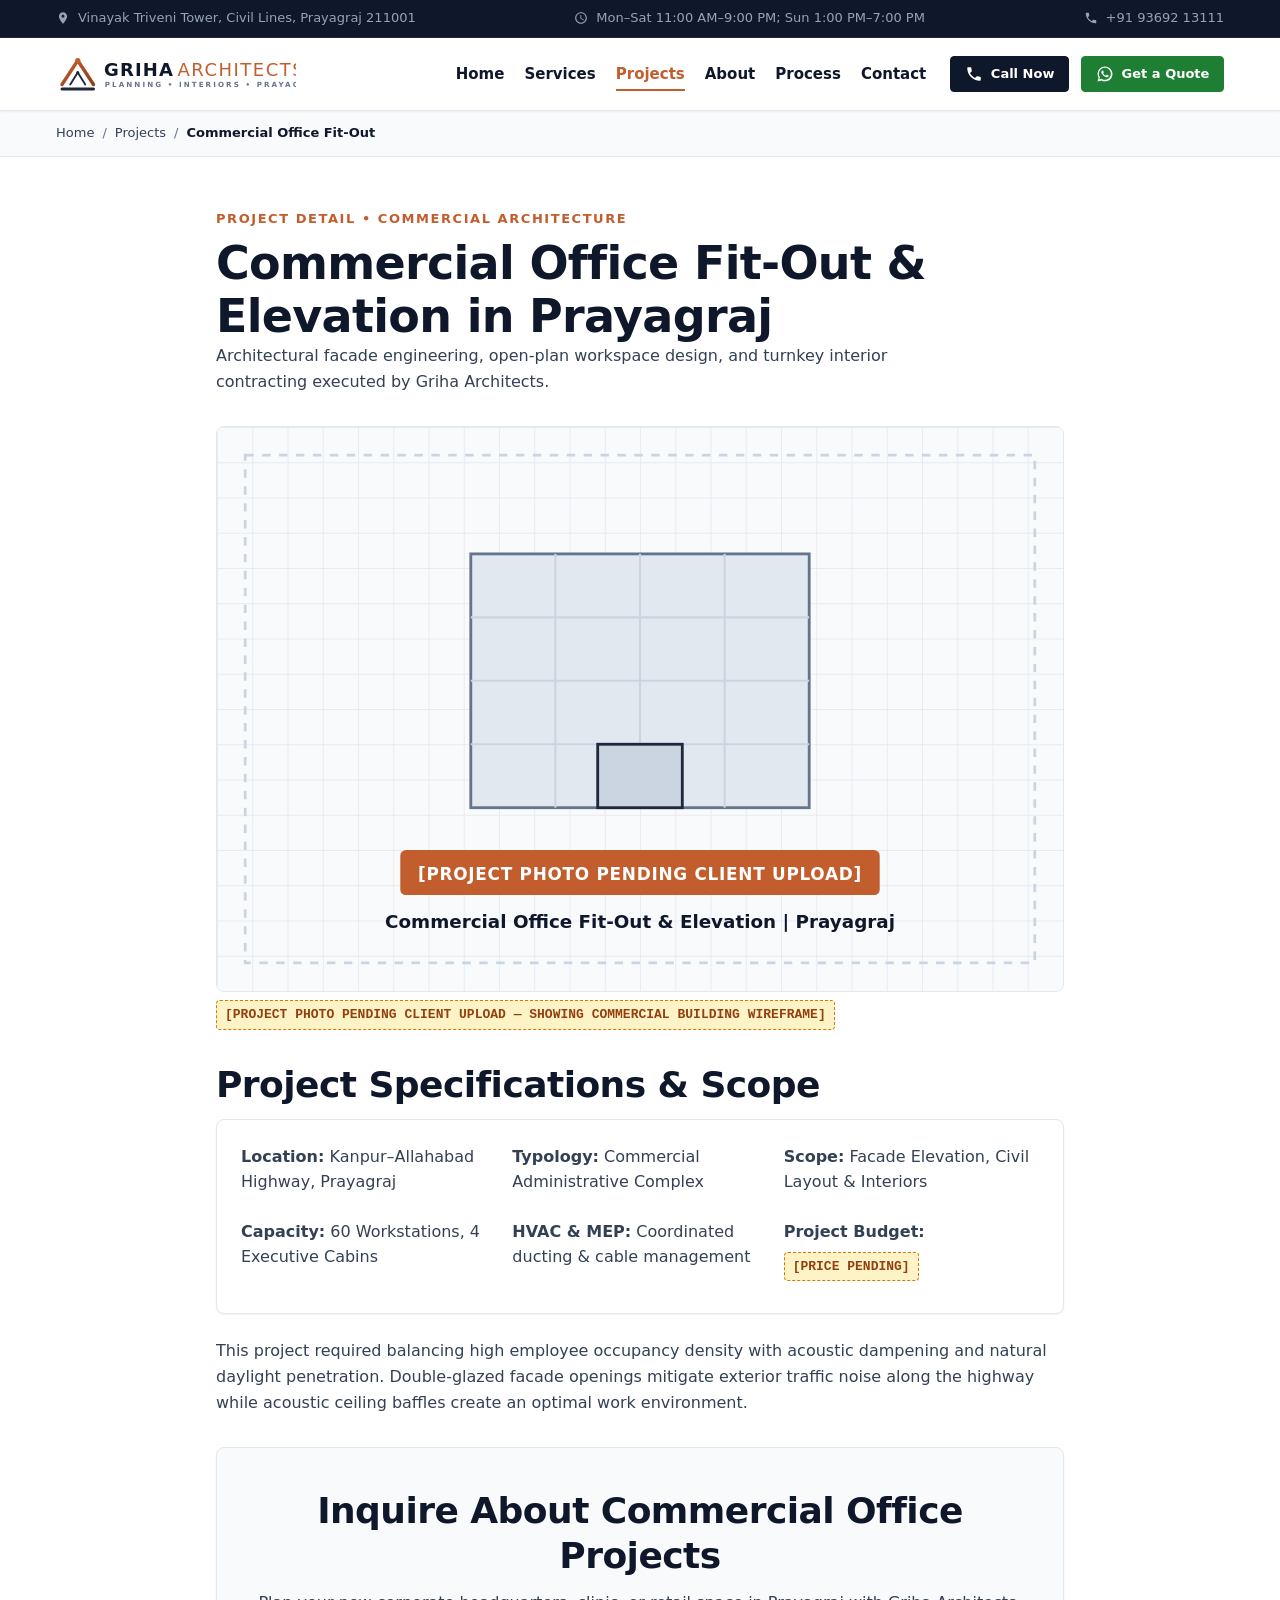
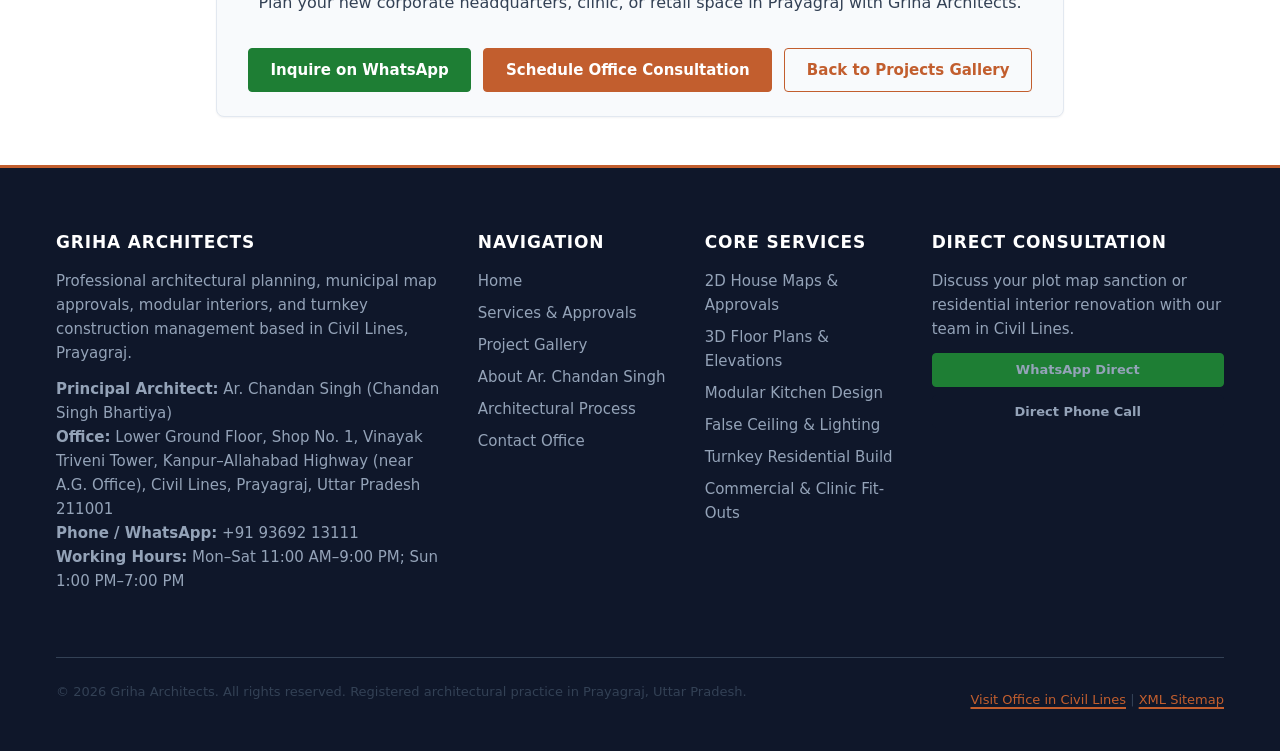
<file: project-commercial-office.html>
<!DOCTYPE html>
<html lang="en">
<head>
  <meta charset="UTF-8">
  <meta name="viewport" content="width=device-width, initial-scale=1.0">
  <title>Commercial Office Design Prayagraj | Griha Architects</title>
  <meta name="description" content="Commercial office building and workspace interior in Prayagraj by Griha Architects, featuring modern facade engineering and turnkey fit-out management.">
  <link rel="canonical" href="https://[DOMAIN]/project-commercial-office.html">
  <meta name="robots" content="index, follow">

  <!-- Open Graph Meta Tags -->
  <meta property="og:type" content="article">
  <meta property="og:site_name" content="Griha Architects">
  <meta property="og:title" content="Commercial Office Design Prayagraj | Griha Architects">
  <meta property="og:description" content="Commercial office building and workspace interior in Prayagraj by Griha Architects, featuring modern facade engineering and turnkey fit-out management.">
  <meta property="og:url" content="https://[DOMAIN]/project-commercial-office.html">
  <meta property="og:image" content="https://[DOMAIN]/assets/images/project-office.svg">
  <meta property="og:image:alt" content="Commercial office architectural planning and interior fit-out, Prayagraj — photo pending">
  <meta property="og:locale" content="en_IN">

  <!-- Twitter Card Meta Tags -->
  <meta name="twitter:card" content="summary_large_image">
  <meta name="twitter:title" content="Commercial Office Design Prayagraj | Griha Architects">
  <meta name="twitter:description" content="Commercial office building and workspace interior in Prayagraj by Griha Architects, featuring modern facade engineering and turnkey fit-out management.">
  <meta name="twitter:image" content="https://[DOMAIN]/assets/images/project-office.svg">

  <link rel="stylesheet" href="styles.css">

  <!-- JSON-LD Structured Data: BreadcrumbList -->
  <script type="application/ld+json">
  {
    "@context": "https://schema.org",
    "@type": "BreadcrumbList",
    "@id": "https://[DOMAIN]/project-commercial-office.html#breadcrumbs",
    "itemListElement": [
      {
        "@type": "ListItem",
        "position": 1,
        "name": "Home",
        "item": "https://[DOMAIN]/index.html"
      },
      {
        "@type": "ListItem",
        "position": 2,
        "name": "Projects",
        "item": "https://[DOMAIN]/projects.html"
      },
      {
        "@type": "ListItem",
        "position": 3,
        "name": "Commercial Office Fit-Out",
        "item": "https://[DOMAIN]/project-commercial-office.html"
      }
    ]
  }
  </script>
</head>
<body>
  <!-- Accessible Skip Link -->
  <a href="#main-content" class="skip-link">Skip to main content</a>

  <!-- Top Utility Bar with Direct NAP -->
  <aside class="top-bar" aria-label="Business contact details">
    <div class="container">
      <div class="top-bar-item">
        <svg viewBox="0 0 24 24" aria-hidden="true"><path d="M12 2C8.13 2 5 5.13 5 9c0 5.25 7 13 7 13s7-7.75 7-13c0-3.87-3.13-7-7-7zm0 9.5c-1.38 0-2.5-1.12-2.5-2.5s1.12-2.5 2.5-2.5 2.5 1.12 2.5 2.5-1.12 2.5-2.5 2.5z"/></svg>
        <span>Vinayak Triveni Tower, Civil Lines, Prayagraj 211001</span>
      </div>
      <div class="top-bar-item hide-tablet">
        <svg viewBox="0 0 24 24" aria-hidden="true"><path d="M11.99 2C6.47 2 2 6.48 2 12s4.47 10 9.99 10C17.52 22 22 17.52 22 12S17.52 2 11.99 2zM12 20c-4.42 0-8-3.58-8-8s3.58-8 8-8 8 3.58 8 8-3.58 8-8 8zm.5-13H11v6l5.25 3.15.75-1.23-4.5-2.67z"/></svg>
        <span>Mon–Sat 11:00 AM–9:00 PM; Sun 1:00 PM–7:00 PM</span>
      </div>
      <a href="tel:+919369213111" class="top-bar-item">
        <svg viewBox="0 0 24 24" aria-hidden="true"><path d="M6.62 10.79c1.44 2.83 3.76 5.14 6.59 6.59l2.2-2.2c.27-.27.67-.36 1.02-.24 1.12.37 2.33.57 3.57.57.55 0 1 .45 1 1V20c0 .55-.45 1-1 1-9.39 0-17-7.61-17-17 0-.55.45-1 1-1h3.5c.55 0 1 .45 1 1 0 1.25.2 2.45.57 3.57.11.35.03.74-.25 1.02l-2.2 2.2z"/></svg>
        <span>+91 93692 13111</span>
      </a>
    </div>
  </aside>

  <!-- Main Site Header -->
  <header class="site-header">
    <div class="container nav-wrapper">
      <a href="index.html" class="brand-link" aria-label="Griha Architects - Home">
        <img src="assets/images/logo.svg" alt="Griha Architects Logo" width="320" height="64" class="brand-logo">
      </a>

      <button type="button" class="menu-toggle" aria-expanded="false" aria-controls="primary-nav" aria-label="Toggle navigation menu">
        <svg class="menu-icon" viewBox="0 0 24 24" fill="currentColor" aria-hidden="true"><path d="M3 18h18v-2H3v2zm0-5h18v-2H3v2zm0-7v2h18V6H3z"/></svg>
        <span>Menu</span>
      </button>

      <nav id="primary-nav" class="main-nav" aria-label="Primary Navigation">
        <ul class="nav-list">
          <li><a href="index.html" class="nav-link">Home</a></li>
          <li><a href="services.html" class="nav-link">Services</a></li>
          <li><a href="projects.html" class="nav-link" aria-current="page">Projects</a></li>
          <li><a href="about.html" class="nav-link">About</a></li>
          <li><a href="process.html" class="nav-link">Process</a></li>
          <li><a href="contact.html" class="nav-link">Contact</a></li>
        </ul>
        <div class="nav-actions">
          <a href="tel:+919369213111" class="btn btn-tel btn-sm" aria-label="Call Griha Architects at +91 93692 13111">
            <svg viewBox="0 0 24 24" aria-hidden="true"><path d="M6.62 10.79c1.44 2.83 3.76 5.14 6.59 6.59l2.2-2.2c.27-.27.67-.36 1.02-.24 1.12.37 2.33.57 3.57.57.55 0 1 .45 1 1V20c0 .55-.45 1-1 1-9.39 0-17-7.61-17-17 0-.55.45-1 1-1h3.5c.55 0 1 .45 1 1 0 1.25.2 2.45.57 3.57.11.35.03.74-.25 1.02l-2.2 2.2z"/></svg>
            <span>Call Now</span>
          </a>
          <a href="https://wa.me/919369213111?text=Hello%20Griha%20Architects,%20I%20am%20inquiring%20about%20a%20commercial%20office%20project%20in%20Prayagraj." class="btn btn-whatsapp btn-sm" target="_blank" rel="noopener noreferrer" aria-label="Get a quote on WhatsApp">
            <svg viewBox="0 0 24 24" aria-hidden="true"><path d="M12.04 2c-5.46 0-9.91 4.45-9.91 9.91 0 1.75.46 3.45 1.32 4.95L2.05 22l5.25-1.38c1.45.79 3.08 1.21 4.74 1.21 5.46 0 9.91-4.45 9.91-9.91 0-2.65-1.03-5.14-2.9-7.01A9.816 9.816 0 0012.04 2zm0 17.8c-1.48 0-2.93-.4-4.2-1.15l-.3-.18-3.12.82.83-3.04-.2-.31a7.92 7.92 0 01-1.22-4.22c0-4.41 3.59-8 8-8 2.14 0 4.15.83 5.66 2.34a7.95 7.95 0 012.34 5.66c0 4.41-3.59 8-8 8zm4.39-5.99c-.24-.12-1.42-.7-1.64-.78-.22-.08-.38-.12-.55.12-.16.24-.63.78-.77.94-.14.16-.28.18-.52.06-.24-.12-1.02-.38-1.95-1.21-.72-.64-1.21-1.44-1.35-1.68-.14-.24-.01-.37.11-.49.11-.11.24-.28.36-.42.12-.14.16-.24.24-.4.08-.16.04-.3-.02-.42-.06-.12-.55-1.33-.75-1.82-.2-.48-.4-.41-.55-.42h-.47c-.16 0-.42.06-.64.3-.22.24-.84.82-.84 2 0 1.18.86 2.32.98 2.48.12.16 1.69 2.58 4.1 3.62.57.25 1.02.39 1.37.5.58.18 1.1.16 1.51.1.46-.07 1.42-.58 1.62-1.14.2-.56.2-1.04.14-1.14-.06-.1-.22-.16-.46-.28z"/></svg>
            <span>Get a Quote</span>
          </a>
        </div>
      </nav>
    </div>
  </header>

  <!-- Breadcrumbs -->
  <nav aria-label="Breadcrumb" class="breadcrumbs">
    <div class="container">
      <ol>
        <li><a href="index.html">Home</a></li>
        <li><a href="projects.html">Projects</a></li>
        <li><span aria-current="page">Commercial Office Fit-Out</span></li>
      </ol>
    </div>
  </nav>

  <!-- Main Content -->
  <main id="main-content" class="site-main">
    <article class="section">
      <div class="container container-narrow">
        <header class="section-header">
          <span class="eyebrow">Project Detail • Commercial Architecture</span>
          <h1>Commercial Office Fit-Out &amp; Elevation in Prayagraj</h1>
          <p>Architectural facade engineering, open-plan workspace design, and turnkey interior contracting executed by Griha Architects.</p>
        </header>

        <div style="margin-bottom: var(--space-8);">
          <img src="assets/images/project-office.svg" alt="Commercial office architectural planning and interior fit-out, Prayagraj — photo pending" width="800" height="500" style="width: 100%; border-radius: var(--radius-md); border: 1px solid var(--color-border);">
          <div class="placeholder-badge">[PROJECT PHOTO PENDING CLIENT UPLOAD — SHOWING COMMERCIAL BUILDING WIREFRAME]</div>
        </div>

        <section aria-labelledby="office-specs-heading">
          <h2 id="office-specs-heading">Project Specifications &amp; Scope</h2>
          <div class="card" style="margin-bottom: var(--space-6);">
            <ul style="list-style: none; padding: 0; margin: 0; display: grid; grid-template-columns: repeat(auto-fit, minmax(220px, 1fr)); gap: var(--space-4);">
              <li><strong>Location:</strong> Kanpur–Allahabad Highway, Prayagraj</li>
              <li><strong>Typology:</strong> Commercial Administrative Complex</li>
              <li><strong>Scope:</strong> Facade Elevation, Civil Layout &amp; Interiors</li>
              <li><strong>Capacity:</strong> 60 Workstations, 4 Executive Cabins</li>
              <li><strong>HVAC &amp; MEP:</strong> Coordinated ducting &amp; cable management</li>
              <li><strong>Project Budget:</strong> <span class="placeholder-badge">[PRICE PENDING]</span></li>
            </ul>
          </div>
          <p>This project required balancing high employee occupancy density with acoustic dampening and natural daylight penetration. Double-glazed facade openings mitigate exterior traffic noise along the highway while acoustic ceiling baffles create an optimal work environment.</p>
        </section>

        <div class="card" style="margin-top: var(--space-8); background-color: var(--color-surface); text-align: center;">
          <h2>Inquire About Commercial Office Projects</h2>
          <p>Plan your new corporate headquarters, clinic, or retail space in Prayagraj with Griha Architects.</p>
          <div class="btn-group" style="justify-content: center; margin-top: var(--space-4);">
            <a href="https://wa.me/919369213111?text=Hello%20Griha%20Architects,%20I%20would%20like%20to%20discuss%20a%20commercial%20office%20project%20in%20Prayagraj." class="btn btn-whatsapp" target="_blank" rel="noopener noreferrer">Inquire on WhatsApp</a>
            <a href="contact.html" class="btn btn-primary">Schedule Office Consultation</a>
            <a href="projects.html" class="btn btn-outline">Back to Projects Gallery</a>
          </div>
        </div>
      </div>
    </article>
  </main>

  <!-- Site Footer with Consistent NAP -->
  <footer class="site-footer">
    <div class="container">
      <div class="footer-grid">
        <!-- Business NAP Column -->
        <div class="footer-col footer-nap">
          <h3>Griha Architects</h3>
          <p style="color: var(--color-text-inverse-muted); margin-bottom: var(--space-3);">Professional architectural planning, municipal map approvals, modular interiors, and turnkey construction management based in Civil Lines, Prayagraj.</p>
          <address>
            <strong>Principal Architect:</strong> Ar. Chandan Singh (Chandan Singh Bhartiya)<br>
            <strong>Office:</strong> Lower Ground Floor, Shop No. 1, Vinayak Triveni Tower, Kanpur–Allahabad Highway (near A.G. Office), Civil Lines, Prayagraj, Uttar Pradesh 211001<br>
            <strong>Phone / WhatsApp:</strong> <a href="tel:+919369213111">+91 93692 13111</a><br>
            <strong>Working Hours:</strong> Mon–Sat 11:00 AM–9:00 PM; Sun 1:00 PM–7:00 PM
          </address>
        </div>

        <!-- Quick Links -->
        <div class="footer-col">
          <h3>Navigation</h3>
          <ul>
            <li><a href="index.html">Home</a></li>
            <li><a href="services.html">Services &amp; Approvals</a></li>
            <li><a href="projects.html">Project Gallery</a></li>
            <li><a href="about.html">About Ar. Chandan Singh</a></li>
            <li><a href="process.html">Architectural Process</a></li>
            <li><a href="contact.html">Contact Office</a></li>
          </ul>
        </div>

        <!-- Services Links -->
        <div class="footer-col">
          <h3>Core Services</h3>
          <ul>
            <li><a href="services.html#planning-approvals">2D House Maps &amp; Approvals</a></li>
            <li><a href="services.html#planning-approvals">3D Floor Plans &amp; Elevations</a></li>
            <li><a href="services.html#interior-design">Modular Kitchen Design</a></li>
            <li><a href="services.html#interior-design">False Ceiling &amp; Lighting</a></li>
            <li><a href="services.html#turnkey-construction">Turnkey Residential Build</a></li>
            <li><a href="services.html#turnkey-construction">Commercial &amp; Clinic Fit-Outs</a></li>
          </ul>
        </div>

        <!-- Quick Action / Consult Column -->
        <div class="footer-col">
          <h3>Direct Consultation</h3>
          <p style="color: var(--color-text-inverse-muted); margin-bottom: var(--space-3);">Discuss your plot map sanction or residential interior renovation with our team in Civil Lines.</p>
          <div style="display: flex; flex-direction: column; gap: var(--space-2);">
            <a href="https://wa.me/919369213111?text=Hello%20Griha%20Architects,%20I%20would%20like%20to%20inquire%20about%20architectural%20services%20in%20Prayagraj." class="btn btn-whatsapp btn-sm" target="_blank" rel="noopener noreferrer">WhatsApp Direct</a>
            <a href="tel:+919369213111" class="btn btn-tel btn-sm">Direct Phone Call</a>
          </div>
        </div>
      </div>

      <div class="footer-bottom">
        <p>&copy; 2026 Griha Architects. All rights reserved. Registered architectural practice in Prayagraj, Uttar Pradesh.</p>
        <p><a href="contact.html">Visit Office in Civil Lines</a> | <a href="sitemap.xml">XML Sitemap</a></p>
      </div>
    </div>
  </footer>

  <!-- Core Web Vitals Optimized Minimal JavaScript -->
  <script src="script.js" defer></script>
</body>
</html>
</file>
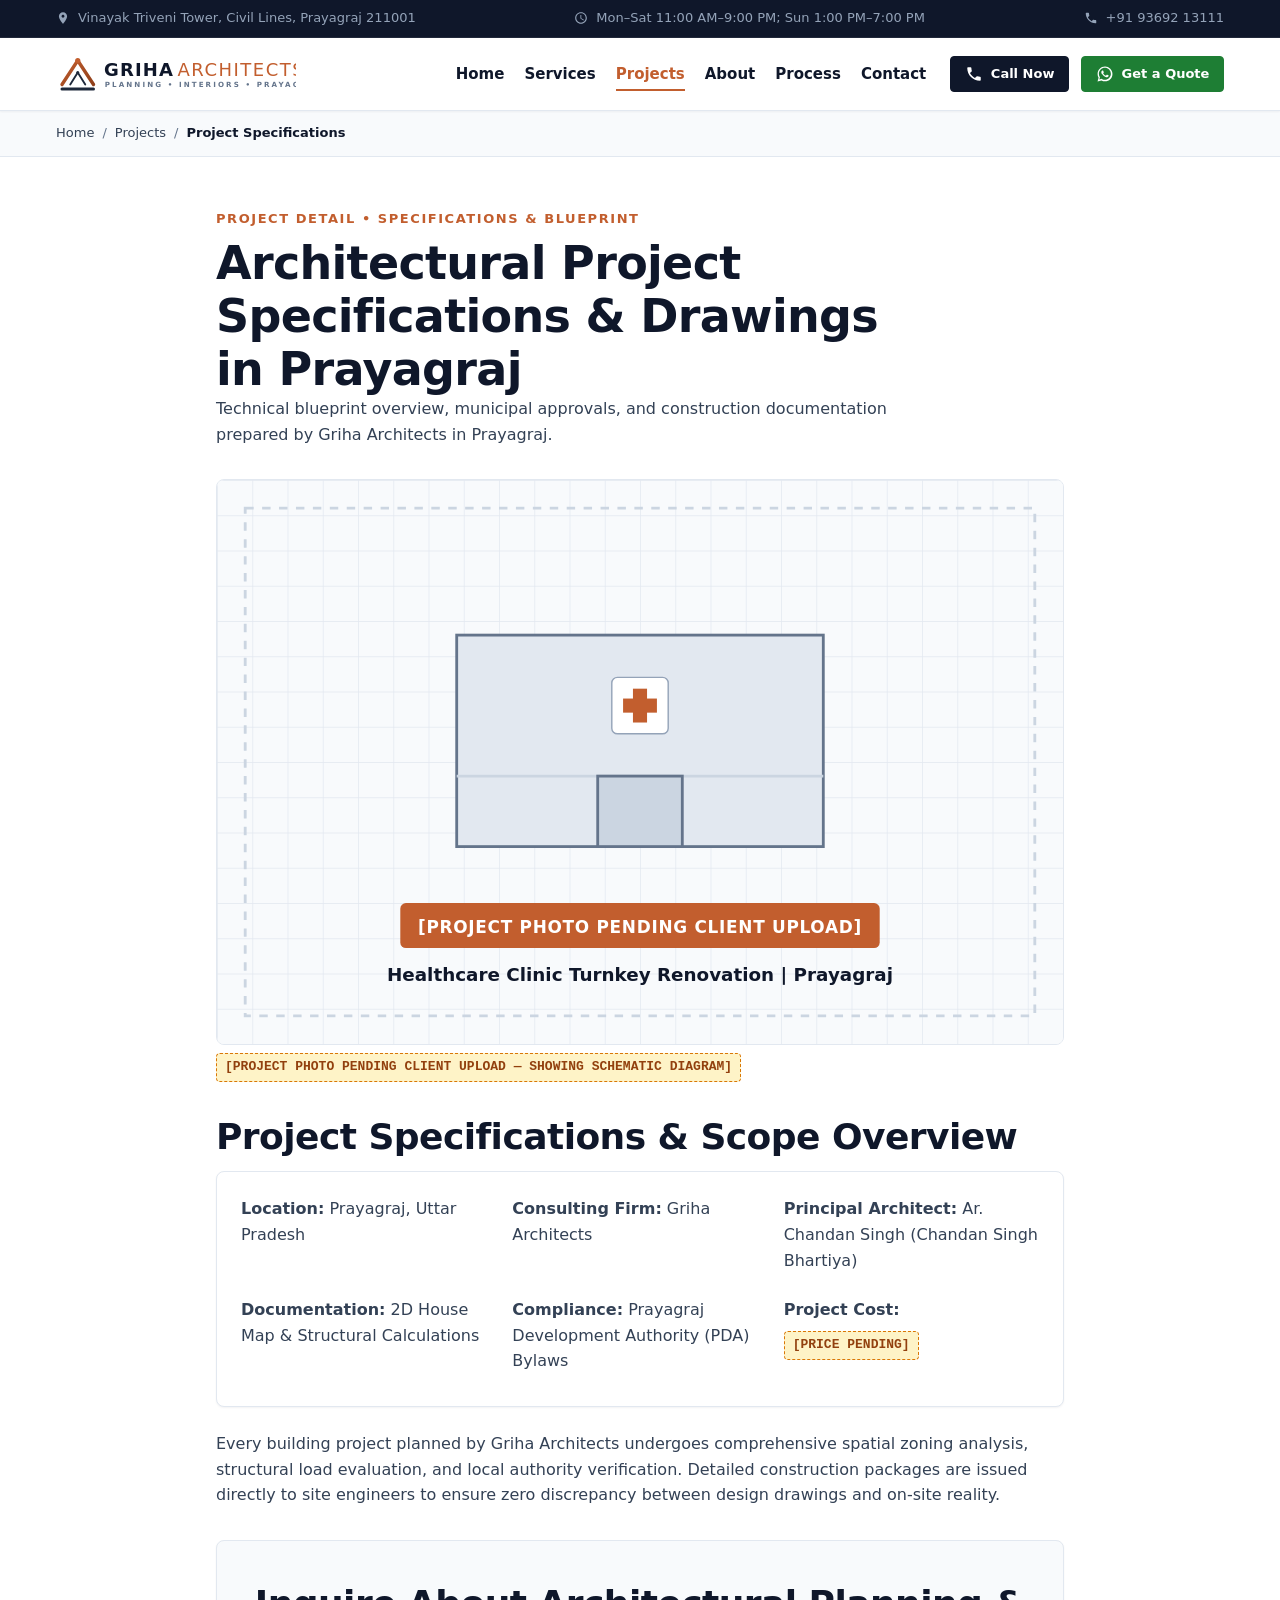
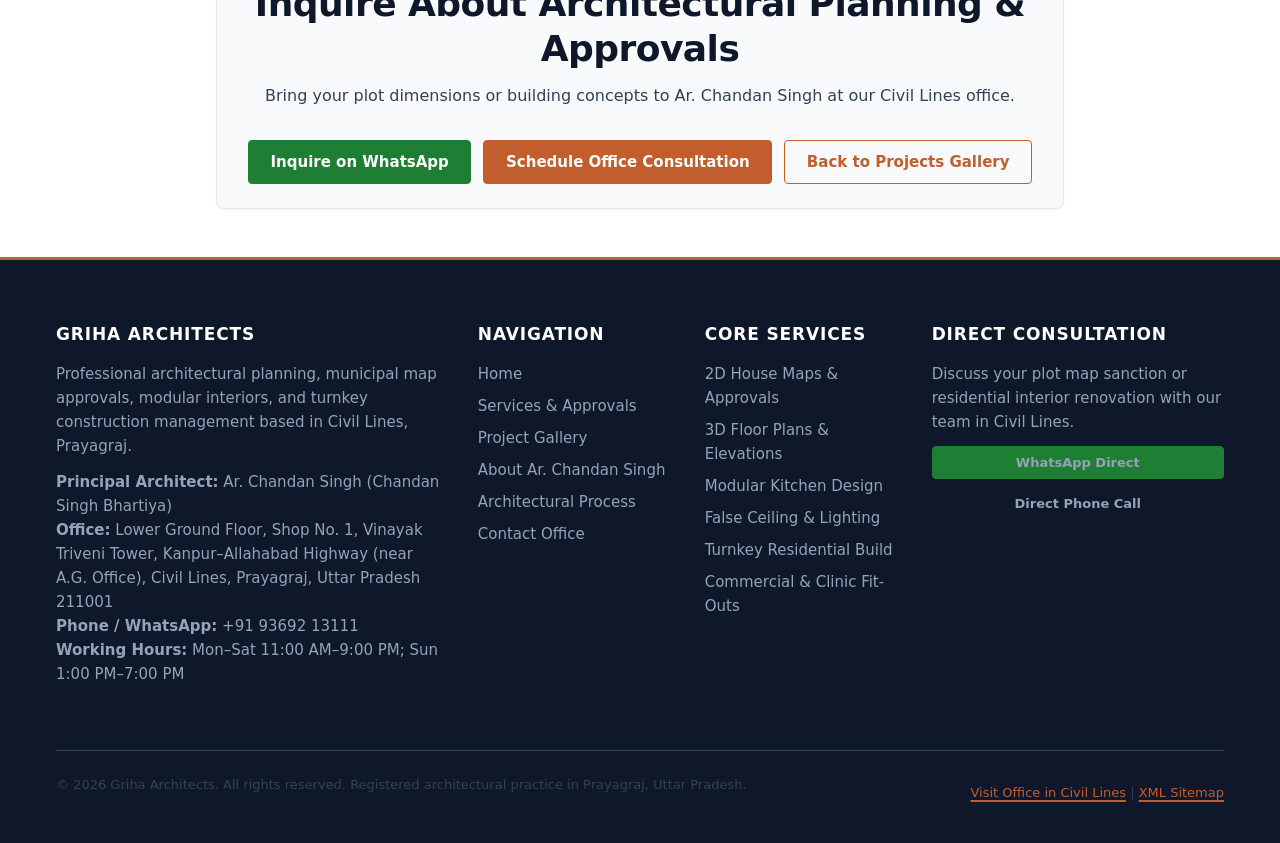
<file: project-detail.html>
<!DOCTYPE html>
<html lang="en">
<head>
  <meta charset="UTF-8">
  <meta name="viewport" content="width=device-width, initial-scale=1.0">
  <title>Project Portfolio Detail Prayagraj | Griha Architects</title>
  <meta name="description" content="Detailed architectural project specifications and drawings portfolio in Prayagraj by Griha Architects. Review planning, structural, and interior details.">
  <link rel="canonical" href="https://[DOMAIN]/project-detail.html">
  <meta name="robots" content="index, follow">

  <!-- Open Graph Meta Tags -->
  <meta property="og:type" content="article">
  <meta property="og:site_name" content="Griha Architects">
  <meta property="og:title" content="Project Portfolio Detail Prayagraj | Griha Architects">
  <meta property="og:description" content="Detailed architectural project specifications and drawings portfolio in Prayagraj by Griha Architects. Review planning, structural, and interior details.">
  <meta property="og:url" content="https://[DOMAIN]/project-detail.html">
  <meta property="og:image" content="https://[DOMAIN]/assets/images/og-image.svg">
  <meta property="og:image:alt" content="Griha Architects Project Portfolio Detail">
  <meta property="og:locale" content="en_IN">

  <!-- Twitter Card Meta Tags -->
  <meta name="twitter:card" content="summary_large_image">
  <meta name="twitter:title" content="Project Portfolio Detail Prayagraj | Griha Architects">
  <meta name="twitter:description" content="Detailed architectural project specifications and drawings portfolio in Prayagraj by Griha Architects. Review planning, structural, and interior details.">
  <meta name="twitter:image" content="https://[DOMAIN]/assets/images/og-image.svg">

  <link rel="stylesheet" href="styles.css">

  <!-- JSON-LD Structured Data: BreadcrumbList -->
  <script type="application/ld+json">
  {
    "@context": "https://schema.org",
    "@type": "BreadcrumbList",
    "@id": "https://[DOMAIN]/project-detail.html#breadcrumbs",
    "itemListElement": [
      {
        "@type": "ListItem",
        "position": 1,
        "name": "Home",
        "item": "https://[DOMAIN]/index.html"
      },
      {
        "@type": "ListItem",
        "position": 2,
        "name": "Projects",
        "item": "https://[DOMAIN]/projects.html"
      },
      {
        "@type": "ListItem",
        "position": 3,
        "name": "Project Specifications",
        "item": "https://[DOMAIN]/project-detail.html"
      }
    ]
  }
  </script>
</head>
<body>
  <!-- Accessible Skip Link -->
  <a href="#main-content" class="skip-link">Skip to main content</a>

  <!-- Top Utility Bar with Direct NAP -->
  <aside class="top-bar" aria-label="Business contact details">
    <div class="container">
      <div class="top-bar-item">
        <svg viewBox="0 0 24 24" aria-hidden="true"><path d="M12 2C8.13 2 5 5.13 5 9c0 5.25 7 13 7 13s7-7.75 7-13c0-3.87-3.13-7-7-7zm0 9.5c-1.38 0-2.5-1.12-2.5-2.5s1.12-2.5 2.5-2.5 2.5 1.12 2.5 2.5-1.12 2.5-2.5 2.5z"/></svg>
        <span>Vinayak Triveni Tower, Civil Lines, Prayagraj 211001</span>
      </div>
      <div class="top-bar-item hide-tablet">
        <svg viewBox="0 0 24 24" aria-hidden="true"><path d="M11.99 2C6.47 2 2 6.48 2 12s4.47 10 9.99 10C17.52 22 22 17.52 22 12S17.52 2 11.99 2zM12 20c-4.42 0-8-3.58-8-8s3.58-8 8-8 8 3.58 8 8-3.58 8-8 8zm.5-13H11v6l5.25 3.15.75-1.23-4.5-2.67z"/></svg>
        <span>Mon–Sat 11:00 AM–9:00 PM; Sun 1:00 PM–7:00 PM</span>
      </div>
      <a href="tel:+919369213111" class="top-bar-item">
        <svg viewBox="0 0 24 24" aria-hidden="true"><path d="M6.62 10.79c1.44 2.83 3.76 5.14 6.59 6.59l2.2-2.2c.27-.27.67-.36 1.02-.24 1.12.37 2.33.57 3.57.57.55 0 1 .45 1 1V20c0 .55-.45 1-1 1-9.39 0-17-7.61-17-17 0-.55.45-1 1-1h3.5c.55 0 1 .45 1 1 0 1.25.2 2.45.57 3.57.11.35.03.74-.25 1.02l-2.2 2.2z"/></svg>
        <span>+91 93692 13111</span>
      </a>
    </div>
  </aside>

  <!-- Main Site Header -->
  <header class="site-header">
    <div class="container nav-wrapper">
      <a href="index.html" class="brand-link" aria-label="Griha Architects - Home">
        <img src="assets/images/logo.svg" alt="Griha Architects Logo" width="320" height="64" class="brand-logo">
      </a>

      <button type="button" class="menu-toggle" aria-expanded="false" aria-controls="primary-nav" aria-label="Toggle navigation menu">
        <svg class="menu-icon" viewBox="0 0 24 24" fill="currentColor" aria-hidden="true"><path d="M3 18h18v-2H3v2zm0-5h18v-2H3v2zm0-7v2h18V6H3z"/></svg>
        <span>Menu</span>
      </button>

      <nav id="primary-nav" class="main-nav" aria-label="Primary Navigation">
        <ul class="nav-list">
          <li><a href="index.html" class="nav-link">Home</a></li>
          <li><a href="services.html" class="nav-link">Services</a></li>
          <li><a href="projects.html" class="nav-link" aria-current="page">Projects</a></li>
          <li><a href="about.html" class="nav-link">About</a></li>
          <li><a href="process.html" class="nav-link">Process</a></li>
          <li><a href="contact.html" class="nav-link">Contact</a></li>
        </ul>
        <div class="nav-actions">
          <a href="tel:+919369213111" class="btn btn-tel btn-sm" aria-label="Call Griha Architects at +91 93692 13111">
            <svg viewBox="0 0 24 24" aria-hidden="true"><path d="M6.62 10.79c1.44 2.83 3.76 5.14 6.59 6.59l2.2-2.2c.27-.27.67-.36 1.02-.24 1.12.37 2.33.57 3.57.57.55 0 1 .45 1 1V20c0 .55-.45 1-1 1-9.39 0-17-7.61-17-17 0-.55.45-1 1-1h3.5c.55 0 1 .45 1 1 0 1.25.2 2.45.57 3.57.11.35.03.74-.25 1.02l-2.2 2.2z"/></svg>
            <span>Call Now</span>
          </a>
          <a href="https://wa.me/919369213111?text=Hello%20Griha%20Architects,%20I%20am%20inquiring%20about%20a%20project%20in%20Prayagraj." class="btn btn-whatsapp btn-sm" target="_blank" rel="noopener noreferrer" aria-label="Get a quote on WhatsApp">
            <svg viewBox="0 0 24 24" aria-hidden="true"><path d="M12.04 2c-5.46 0-9.91 4.45-9.91 9.91 0 1.75.46 3.45 1.32 4.95L2.05 22l5.25-1.38c1.45.79 3.08 1.21 4.74 1.21 5.46 0 9.91-4.45 9.91-9.91 0-2.65-1.03-5.14-2.9-7.01A9.816 9.816 0 0012.04 2zm0 17.8c-1.48 0-2.93-.4-4.2-1.15l-.3-.18-3.12.82.83-3.04-.2-.31a7.92 7.92 0 01-1.22-4.22c0-4.41 3.59-8 8-8 2.14 0 4.15.83 5.66 2.34a7.95 7.95 0 012.34 5.66c0 4.41-3.59 8-8 8zm4.39-5.99c-.24-.12-1.42-.7-1.64-.78-.22-.08-.38-.12-.55.12-.16.24-.63.78-.77.94-.14.16-.28.18-.52.06-.24-.12-1.02-.38-1.95-1.21-.72-.64-1.21-1.44-1.35-1.68-.14-.24-.01-.37.11-.49.11-.11.24-.28.36-.42.12-.14.16-.24.24-.4.08-.16.04-.3-.02-.42-.06-.12-.55-1.33-.75-1.82-.2-.48-.4-.41-.55-.42h-.47c-.16 0-.42.06-.64.3-.22.24-.84.82-.84 2 0 1.18.86 2.32.98 2.48.12.16 1.69 2.58 4.1 3.62.57.25 1.02.39 1.37.5.58.18 1.1.16 1.51.1.46-.07 1.42-.58 1.62-1.14.2-.56.2-1.04.14-1.14-.06-.1-.22-.16-.46-.28z"/></svg>
            <span>Get a Quote</span>
          </a>
        </div>
      </nav>
    </div>
  </header>

  <!-- Breadcrumbs -->
  <nav aria-label="Breadcrumb" class="breadcrumbs">
    <div class="container">
      <ol>
        <li><a href="index.html">Home</a></li>
        <li><a href="projects.html">Projects</a></li>
        <li><span aria-current="page">Project Specifications</span></li>
      </ol>
    </div>
  </nav>

  <!-- Main Content -->
  <main id="main-content" class="site-main">
    <article class="section">
      <div class="container container-narrow">
        <header class="section-header">
          <span class="eyebrow">Project Detail • Specifications &amp; Blueprint</span>
          <h1>Architectural Project Specifications &amp; Drawings in Prayagraj</h1>
          <p>Technical blueprint overview, municipal approvals, and construction documentation prepared by Griha Architects in Prayagraj.</p>
        </header>

        <div style="margin-bottom: var(--space-8);">
          <img src="assets/images/project-clinic.svg" alt="Healthcare facility turnkey renovation and layout planning, Prayagraj — photo pending" width="800" height="500" style="width: 100%; border-radius: var(--radius-md); border: 1px solid var(--color-border);">
          <div class="placeholder-badge">[PROJECT PHOTO PENDING CLIENT UPLOAD — SHOWING SCHEMATIC DIAGRAM]</div>
        </div>

        <section aria-labelledby="general-specs-heading">
          <h2 id="general-specs-heading">Project Specifications &amp; Scope Overview</h2>
          <div class="card" style="margin-bottom: var(--space-6);">
            <ul style="list-style: none; padding: 0; margin: 0; display: grid; grid-template-columns: repeat(auto-fit, minmax(220px, 1fr)); gap: var(--space-4);">
              <li><strong>Location:</strong> Prayagraj, Uttar Pradesh</li>
              <li><strong>Consulting Firm:</strong> Griha Architects</li>
              <li><strong>Principal Architect:</strong> Ar. Chandan Singh (Chandan Singh Bhartiya)</li>
              <li><strong>Documentation:</strong> 2D House Map &amp; Structural Calculations</li>
              <li><strong>Compliance:</strong> Prayagraj Development Authority (PDA) Bylaws</li>
              <li><strong>Project Cost:</strong> <span class="placeholder-badge">[PRICE PENDING]</span></li>
            </ul>
          </div>
          <p>Every building project planned by Griha Architects undergoes comprehensive spatial zoning analysis, structural load evaluation, and local authority verification. Detailed construction packages are issued directly to site engineers to ensure zero discrepancy between design drawings and on-site reality.</p>
        </section>

        <div class="card" style="margin-top: var(--space-8); background-color: var(--color-surface); text-align: center;">
          <h2>Inquire About Architectural Planning &amp; Approvals</h2>
          <p>Bring your plot dimensions or building concepts to Ar. Chandan Singh at our Civil Lines office.</p>
          <div class="btn-group" style="justify-content: center; margin-top: var(--space-4);">
            <a href="https://wa.me/919369213111?text=Hello%20Griha%20Architects,%20I%20would%20like%20to%20inquire%20about%20a%20project%20in%20Prayagraj." class="btn btn-whatsapp" target="_blank" rel="noopener noreferrer">Inquire on WhatsApp</a>
            <a href="contact.html" class="btn btn-primary">Schedule Office Consultation</a>
            <a href="projects.html" class="btn btn-outline">Back to Projects Gallery</a>
          </div>
        </div>
      </div>
    </article>
  </main>

  <!-- Site Footer with Consistent NAP -->
  <footer class="site-footer">
    <div class="container">
      <div class="footer-grid">
        <!-- Business NAP Column -->
        <div class="footer-col footer-nap">
          <h3>Griha Architects</h3>
          <p style="color: var(--color-text-inverse-muted); margin-bottom: var(--space-3);">Professional architectural planning, municipal map approvals, modular interiors, and turnkey construction management based in Civil Lines, Prayagraj.</p>
          <address>
            <strong>Principal Architect:</strong> Ar. Chandan Singh (Chandan Singh Bhartiya)<br>
            <strong>Office:</strong> Lower Ground Floor, Shop No. 1, Vinayak Triveni Tower, Kanpur–Allahabad Highway (near A.G. Office), Civil Lines, Prayagraj, Uttar Pradesh 211001<br>
            <strong>Phone / WhatsApp:</strong> <a href="tel:+919369213111">+91 93692 13111</a><br>
            <strong>Working Hours:</strong> Mon–Sat 11:00 AM–9:00 PM; Sun 1:00 PM–7:00 PM
          </address>
        </div>

        <!-- Quick Links -->
        <div class="footer-col">
          <h3>Navigation</h3>
          <ul>
            <li><a href="index.html">Home</a></li>
            <li><a href="services.html">Services &amp; Approvals</a></li>
            <li><a href="projects.html">Project Gallery</a></li>
            <li><a href="about.html">About Ar. Chandan Singh</a></li>
            <li><a href="process.html">Architectural Process</a></li>
            <li><a href="contact.html">Contact Office</a></li>
          </ul>
        </div>

        <!-- Services Links -->
        <div class="footer-col">
          <h3>Core Services</h3>
          <ul>
            <li><a href="services.html#planning-approvals">2D House Maps &amp; Approvals</a></li>
            <li><a href="services.html#planning-approvals">3D Floor Plans &amp; Elevations</a></li>
            <li><a href="services.html#interior-design">Modular Kitchen Design</a></li>
            <li><a href="services.html#interior-design">False Ceiling &amp; Lighting</a></li>
            <li><a href="services.html#turnkey-construction">Turnkey Residential Build</a></li>
            <li><a href="services.html#turnkey-construction">Commercial &amp; Clinic Fit-Outs</a></li>
          </ul>
        </div>

        <!-- Quick Action / Consult Column -->
        <div class="footer-col">
          <h3>Direct Consultation</h3>
          <p style="color: var(--color-text-inverse-muted); margin-bottom: var(--space-3);">Discuss your plot map sanction or residential interior renovation with our team in Civil Lines.</p>
          <div style="display: flex; flex-direction: column; gap: var(--space-2);">
            <a href="https://wa.me/919369213111?text=Hello%20Griha%20Architects,%20I%20would%20like%20to%20inquire%20about%20architectural%20services%20in%20Prayagraj." class="btn btn-whatsapp btn-sm" target="_blank" rel="noopener noreferrer">WhatsApp Direct</a>
            <a href="tel:+919369213111" class="btn btn-tel btn-sm">Direct Phone Call</a>
          </div>
        </div>
      </div>

      <div class="footer-bottom">
        <p>&copy; 2026 Griha Architects. All rights reserved. Registered architectural practice in Prayagraj, Uttar Pradesh.</p>
        <p><a href="contact.html">Visit Office in Civil Lines</a> | <a href="sitemap.xml">XML Sitemap</a></p>
      </div>
    </div>
  </footer>

  <!-- Core Web Vitals Optimized Minimal JavaScript -->
  <script src="script.js" defer></script>
</body>
</html>
</file>
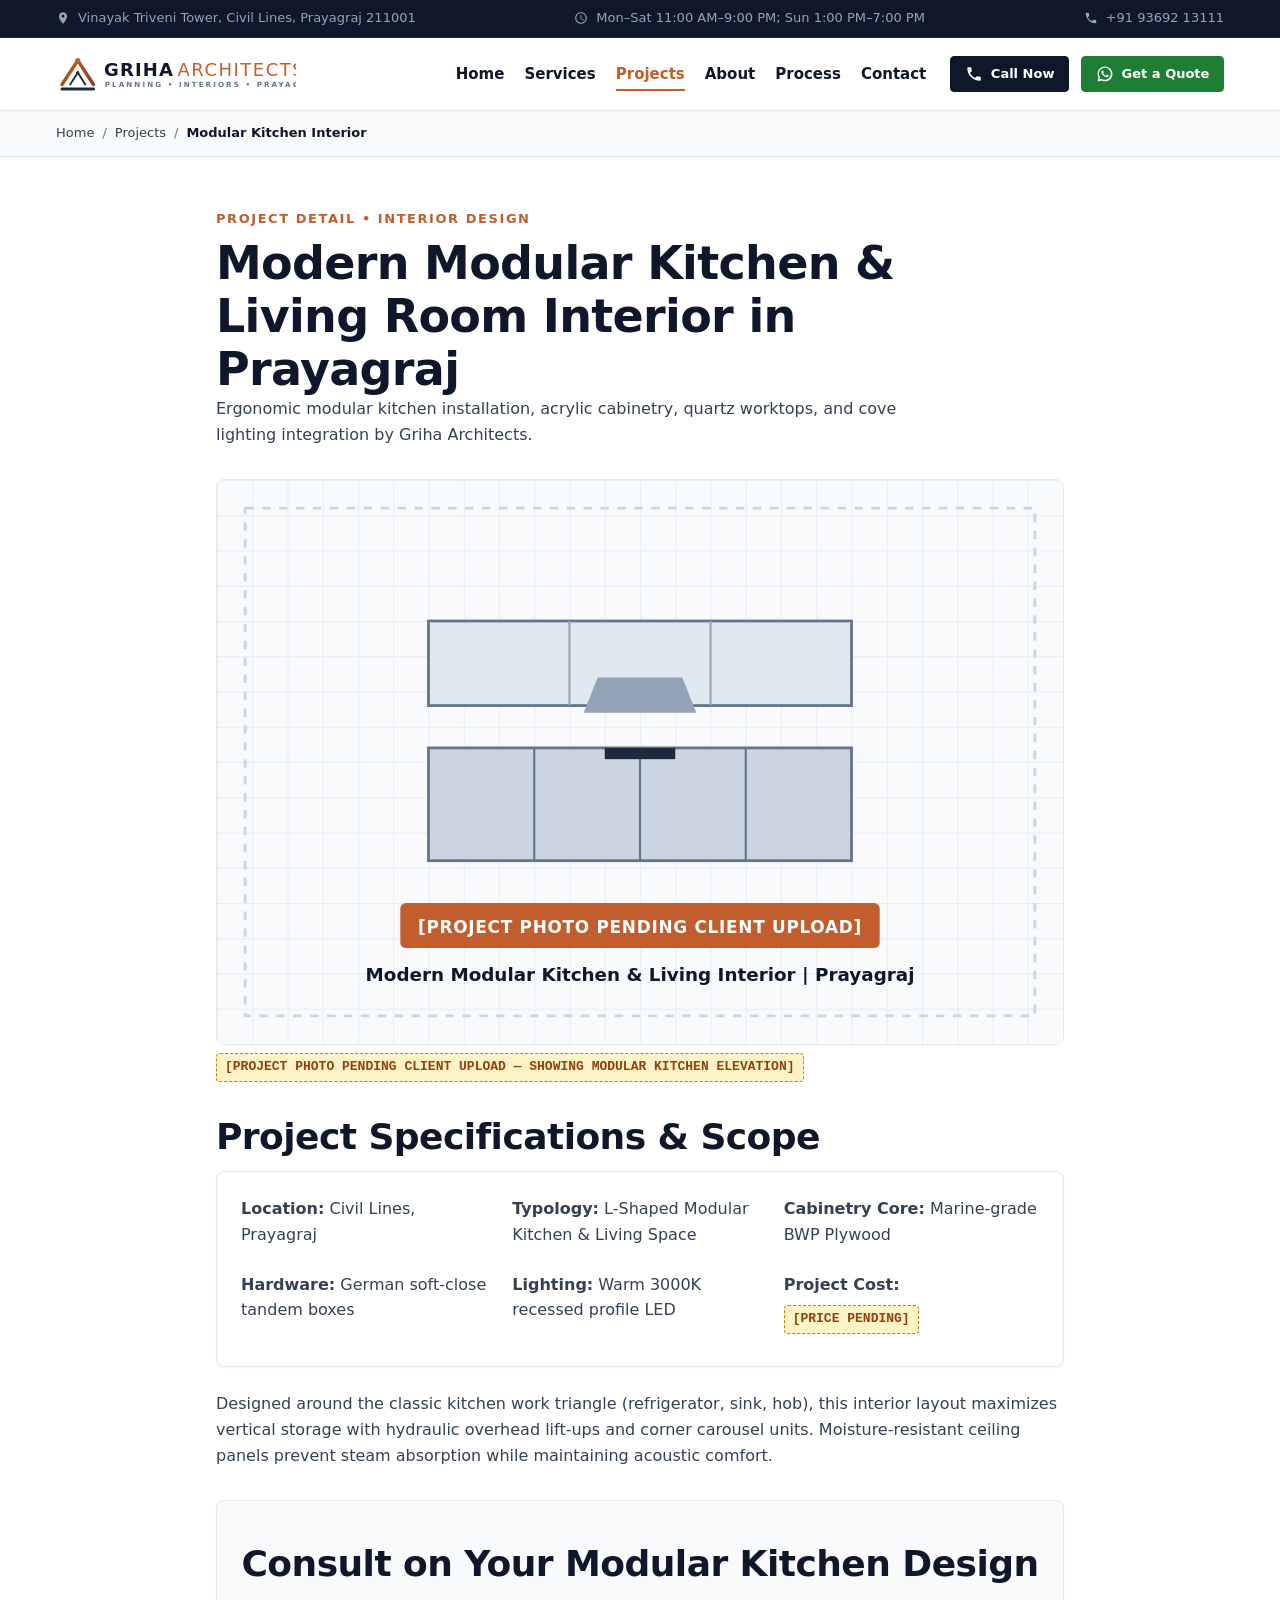
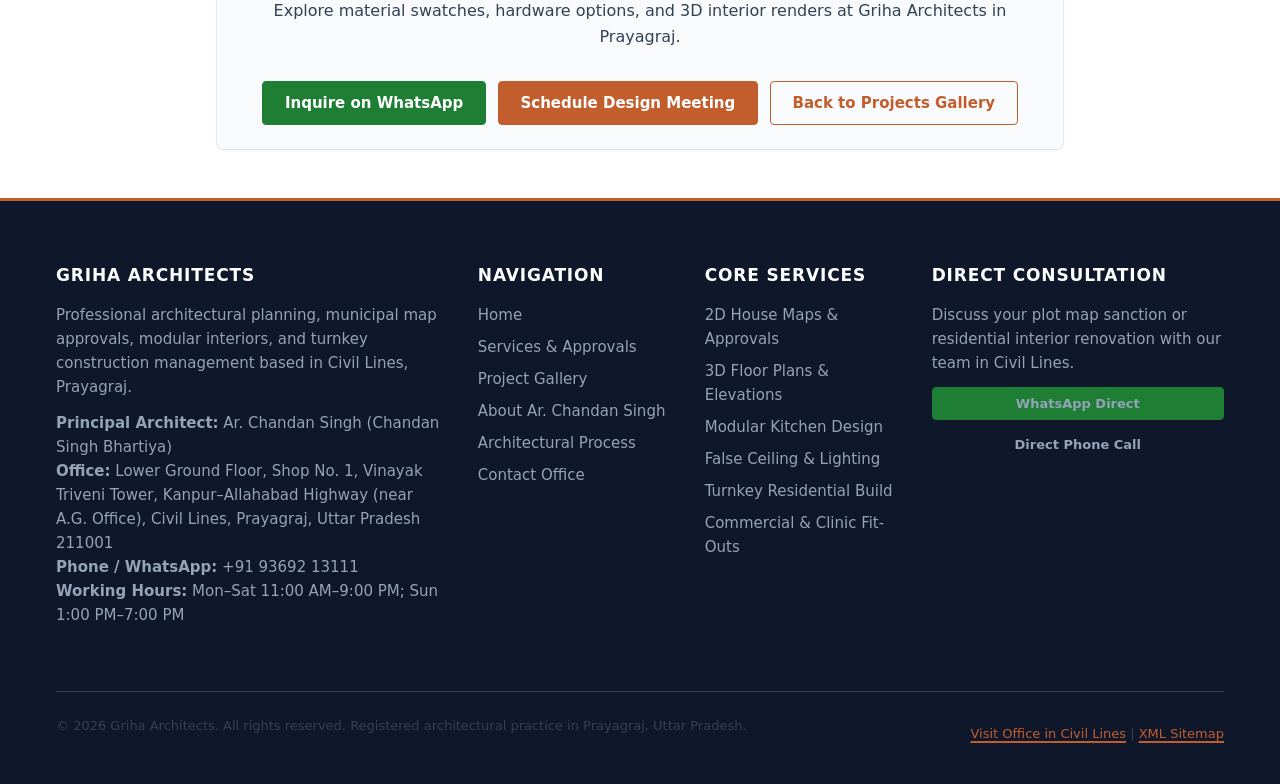
<file: project-modular-kitchen.html>
<!DOCTYPE html>
<html lang="en">
<head>
  <meta charset="UTF-8">
  <meta name="viewport" content="width=device-width, initial-scale=1.0">
  <title>Modular Kitchen Design in Prayagraj | Griha Architects</title>
  <meta name="description" content="Modular kitchen design and living room interior in Prayagraj by Griha Architects. Features marine-grade cabinetry, quartz countertops, and false ceilings.">
  <link rel="canonical" href="https://[DOMAIN]/project-modular-kitchen.html">
  <meta name="robots" content="index, follow">

  <!-- Open Graph Meta Tags -->
  <meta property="og:type" content="article">
  <meta property="og:site_name" content="Griha Architects">
  <meta property="og:title" content="Modular Kitchen Design in Prayagraj | Griha Architects">
  <meta property="og:description" content="Modular kitchen design and living room interior in Prayagraj by Griha Architects. Features marine-grade cabinetry, quartz countertops, and false ceilings.">
  <meta property="og:url" content="https://[DOMAIN]/project-modular-kitchen.html">
  <meta property="og:image" content="https://[DOMAIN]/assets/images/project-kitchen.svg">
  <meta property="og:image:alt" content="Modular kitchen design and living room interior, Prayagraj — photo pending">
  <meta property="og:locale" content="en_IN">

  <!-- Twitter Card Meta Tags -->
  <meta name="twitter:card" content="summary_large_image">
  <meta name="twitter:title" content="Modular Kitchen Design in Prayagraj | Griha Architects">
  <meta name="twitter:description" content="Modular kitchen design and living room interior in Prayagraj by Griha Architects. Features marine-grade cabinetry, quartz countertops, and false ceilings.">
  <meta name="twitter:image" content="https://[DOMAIN]/assets/images/project-kitchen.svg">

  <link rel="stylesheet" href="styles.css">

  <!-- JSON-LD Structured Data: BreadcrumbList -->
  <script type="application/ld+json">
  {
    "@context": "https://schema.org",
    "@type": "BreadcrumbList",
    "@id": "https://[DOMAIN]/project-modular-kitchen.html#breadcrumbs",
    "itemListElement": [
      {
        "@type": "ListItem",
        "position": 1,
        "name": "Home",
        "item": "https://[DOMAIN]/index.html"
      },
      {
        "@type": "ListItem",
        "position": 2,
        "name": "Projects",
        "item": "https://[DOMAIN]/projects.html"
      },
      {
        "@type": "ListItem",
        "position": 3,
        "name": "Modular Kitchen Interior",
        "item": "https://[DOMAIN]/project-modular-kitchen.html"
      }
    ]
  }
  </script>
</head>
<body>
  <!-- Accessible Skip Link -->
  <a href="#main-content" class="skip-link">Skip to main content</a>

  <!-- Top Utility Bar with Direct NAP -->
  <aside class="top-bar" aria-label="Business contact details">
    <div class="container">
      <div class="top-bar-item">
        <svg viewBox="0 0 24 24" aria-hidden="true"><path d="M12 2C8.13 2 5 5.13 5 9c0 5.25 7 13 7 13s7-7.75 7-13c0-3.87-3.13-7-7-7zm0 9.5c-1.38 0-2.5-1.12-2.5-2.5s1.12-2.5 2.5-2.5 2.5 1.12 2.5 2.5-1.12 2.5-2.5 2.5z"/></svg>
        <span>Vinayak Triveni Tower, Civil Lines, Prayagraj 211001</span>
      </div>
      <div class="top-bar-item hide-tablet">
        <svg viewBox="0 0 24 24" aria-hidden="true"><path d="M11.99 2C6.47 2 2 6.48 2 12s4.47 10 9.99 10C17.52 22 22 17.52 22 12S17.52 2 11.99 2zM12 20c-4.42 0-8-3.58-8-8s3.58-8 8-8 8 3.58 8 8-3.58 8-8 8zm.5-13H11v6l5.25 3.15.75-1.23-4.5-2.67z"/></svg>
        <span>Mon–Sat 11:00 AM–9:00 PM; Sun 1:00 PM–7:00 PM</span>
      </div>
      <a href="tel:+919369213111" class="top-bar-item">
        <svg viewBox="0 0 24 24" aria-hidden="true"><path d="M6.62 10.79c1.44 2.83 3.76 5.14 6.59 6.59l2.2-2.2c.27-.27.67-.36 1.02-.24 1.12.37 2.33.57 3.57.57.55 0 1 .45 1 1V20c0 .55-.45 1-1 1-9.39 0-17-7.61-17-17 0-.55.45-1 1-1h3.5c.55 0 1 .45 1 1 0 1.25.2 2.45.57 3.57.11.35.03.74-.25 1.02l-2.2 2.2z"/></svg>
        <span>+91 93692 13111</span>
      </a>
    </div>
  </aside>

  <!-- Main Site Header -->
  <header class="site-header">
    <div class="container nav-wrapper">
      <a href="index.html" class="brand-link" aria-label="Griha Architects - Home">
        <img src="assets/images/logo.svg" alt="Griha Architects Logo" width="320" height="64" class="brand-logo">
      </a>

      <button type="button" class="menu-toggle" aria-expanded="false" aria-controls="primary-nav" aria-label="Toggle navigation menu">
        <svg class="menu-icon" viewBox="0 0 24 24" fill="currentColor" aria-hidden="true"><path d="M3 18h18v-2H3v2zm0-5h18v-2H3v2zm0-7v2h18V6H3z"/></svg>
        <span>Menu</span>
      </button>

      <nav id="primary-nav" class="main-nav" aria-label="Primary Navigation">
        <ul class="nav-list">
          <li><a href="index.html" class="nav-link">Home</a></li>
          <li><a href="services.html" class="nav-link">Services</a></li>
          <li><a href="projects.html" class="nav-link" aria-current="page">Projects</a></li>
          <li><a href="about.html" class="nav-link">About</a></li>
          <li><a href="process.html" class="nav-link">Process</a></li>
          <li><a href="contact.html" class="nav-link">Contact</a></li>
        </ul>
        <div class="nav-actions">
          <a href="tel:+919369213111" class="btn btn-tel btn-sm" aria-label="Call Griha Architects at +91 93692 13111">
            <svg viewBox="0 0 24 24" aria-hidden="true"><path d="M6.62 10.79c1.44 2.83 3.76 5.14 6.59 6.59l2.2-2.2c.27-.27.67-.36 1.02-.24 1.12.37 2.33.57 3.57.57.55 0 1 .45 1 1V20c0 .55-.45 1-1 1-9.39 0-17-7.61-17-17 0-.55.45-1 1-1h3.5c.55 0 1 .45 1 1 0 1.25.2 2.45.57 3.57.11.35.03.74-.25 1.02l-2.2 2.2z"/></svg>
            <span>Call Now</span>
          </a>
          <a href="https://wa.me/919369213111?text=Hello%20Griha%20Architects,%20I%20am%20inquiring%20about%20a%20modular%20kitchen%20project%20in%20Prayagraj." class="btn btn-whatsapp btn-sm" target="_blank" rel="noopener noreferrer" aria-label="Get a quote on WhatsApp">
            <svg viewBox="0 0 24 24" aria-hidden="true"><path d="M12.04 2c-5.46 0-9.91 4.45-9.91 9.91 0 1.75.46 3.45 1.32 4.95L2.05 22l5.25-1.38c1.45.79 3.08 1.21 4.74 1.21 5.46 0 9.91-4.45 9.91-9.91 0-2.65-1.03-5.14-2.9-7.01A9.816 9.816 0 0012.04 2zm0 17.8c-1.48 0-2.93-.4-4.2-1.15l-.3-.18-3.12.82.83-3.04-.2-.31a7.92 7.92 0 01-1.22-4.22c0-4.41 3.59-8 8-8 2.14 0 4.15.83 5.66 2.34a7.95 7.95 0 012.34 5.66c0 4.41-3.59 8-8 8zm4.39-5.99c-.24-.12-1.42-.7-1.64-.78-.22-.08-.38-.12-.55.12-.16.24-.63.78-.77.94-.14.16-.28.18-.52.06-.24-.12-1.02-.38-1.95-1.21-.72-.64-1.21-1.44-1.35-1.68-.14-.24-.01-.37.11-.49.11-.11.24-.28.36-.42.12-.14.16-.24.24-.4.08-.16.04-.3-.02-.42-.06-.12-.55-1.33-.75-1.82-.2-.48-.4-.41-.55-.42h-.47c-.16 0-.42.06-.64.3-.22.24-.84.82-.84 2 0 1.18.86 2.32.98 2.48.12.16 1.69 2.58 4.1 3.62.57.25 1.02.39 1.37.5.58.18 1.1.16 1.51.1.46-.07 1.42-.58 1.62-1.14.2-.56.2-1.04.14-1.14-.06-.1-.22-.16-.46-.28z"/></svg>
            <span>Get a Quote</span>
          </a>
        </div>
      </nav>
    </div>
  </header>

  <!-- Breadcrumbs -->
  <nav aria-label="Breadcrumb" class="breadcrumbs">
    <div class="container">
      <ol>
        <li><a href="index.html">Home</a></li>
        <li><a href="projects.html">Projects</a></li>
        <li><span aria-current="page">Modular Kitchen Interior</span></li>
      </ol>
    </div>
  </nav>

  <!-- Main Content -->
  <main id="main-content" class="site-main">
    <article class="section">
      <div class="container container-narrow">
        <header class="section-header">
          <span class="eyebrow">Project Detail • Interior Design</span>
          <h1>Modern Modular Kitchen &amp; Living Room Interior in Prayagraj</h1>
          <p>Ergonomic modular kitchen installation, acrylic cabinetry, quartz worktops, and cove lighting integration by Griha Architects.</p>
        </header>

        <div style="margin-bottom: var(--space-8);">
          <img src="assets/images/project-kitchen.svg" alt="Modular kitchen design and living room interior, Prayagraj — photo pending" width="800" height="500" style="width: 100%; border-radius: var(--radius-md); border: 1px solid var(--color-border);">
          <div class="placeholder-badge">[PROJECT PHOTO PENDING CLIENT UPLOAD — SHOWING MODULAR KITCHEN ELEVATION]</div>
        </div>

        <section aria-labelledby="kitchen-specs-heading">
          <h2 id="kitchen-specs-heading">Project Specifications &amp; Scope</h2>
          <div class="card" style="margin-bottom: var(--space-6);">
            <ul style="list-style: none; padding: 0; margin: 0; display: grid; grid-template-columns: repeat(auto-fit, minmax(220px, 1fr)); gap: var(--space-4);">
              <li><strong>Location:</strong> Civil Lines, Prayagraj</li>
              <li><strong>Typology:</strong> L-Shaped Modular Kitchen &amp; Living Space</li>
              <li><strong>Cabinetry Core:</strong> Marine-grade BWP Plywood</li>
              <li><strong>Hardware:</strong> German soft-close tandem boxes</li>
              <li><strong>Lighting:</strong> Warm 3000K recessed profile LED</li>
              <li><strong>Project Cost:</strong> <span class="placeholder-badge">[PRICE PENDING]</span></li>
            </ul>
          </div>
          <p>Designed around the classic kitchen work triangle (refrigerator, sink, hob), this interior layout maximizes vertical storage with hydraulic overhead lift-ups and corner carousel units. Moisture-resistant ceiling panels prevent steam absorption while maintaining acoustic comfort.</p>
        </section>

        <div class="card" style="margin-top: var(--space-8); background-color: var(--color-surface); text-align: center;">
          <h2>Consult on Your Modular Kitchen Design</h2>
          <p>Explore material swatches, hardware options, and 3D interior renders at Griha Architects in Prayagraj.</p>
          <div class="btn-group" style="justify-content: center; margin-top: var(--space-4);">
            <a href="https://wa.me/919369213111?text=Hello%20Griha%20Architects,%20I%20would%20like%20to%20get%20a%20quote%20for%20a%20modular%20kitchen%20in%20Prayagraj." class="btn btn-whatsapp" target="_blank" rel="noopener noreferrer">Inquire on WhatsApp</a>
            <a href="contact.html" class="btn btn-primary">Schedule Design Meeting</a>
            <a href="projects.html" class="btn btn-outline">Back to Projects Gallery</a>
          </div>
        </div>
      </div>
    </article>
  </main>

  <!-- Site Footer with Consistent NAP -->
  <footer class="site-footer">
    <div class="container">
      <div class="footer-grid">
        <!-- Business NAP Column -->
        <div class="footer-col footer-nap">
          <h3>Griha Architects</h3>
          <p style="color: var(--color-text-inverse-muted); margin-bottom: var(--space-3);">Professional architectural planning, municipal map approvals, modular interiors, and turnkey construction management based in Civil Lines, Prayagraj.</p>
          <address>
            <strong>Principal Architect:</strong> Ar. Chandan Singh (Chandan Singh Bhartiya)<br>
            <strong>Office:</strong> Lower Ground Floor, Shop No. 1, Vinayak Triveni Tower, Kanpur–Allahabad Highway (near A.G. Office), Civil Lines, Prayagraj, Uttar Pradesh 211001<br>
            <strong>Phone / WhatsApp:</strong> <a href="tel:+919369213111">+91 93692 13111</a><br>
            <strong>Working Hours:</strong> Mon–Sat 11:00 AM–9:00 PM; Sun 1:00 PM–7:00 PM
          </address>
        </div>

        <!-- Quick Links -->
        <div class="footer-col">
          <h3>Navigation</h3>
          <ul>
            <li><a href="index.html">Home</a></li>
            <li><a href="services.html">Services &amp; Approvals</a></li>
            <li><a href="projects.html">Project Gallery</a></li>
            <li><a href="about.html">About Ar. Chandan Singh</a></li>
            <li><a href="process.html">Architectural Process</a></li>
            <li><a href="contact.html">Contact Office</a></li>
          </ul>
        </div>

        <!-- Services Links -->
        <div class="footer-col">
          <h3>Core Services</h3>
          <ul>
            <li><a href="services.html#planning-approvals">2D House Maps &amp; Approvals</a></li>
            <li><a href="services.html#planning-approvals">3D Floor Plans &amp; Elevations</a></li>
            <li><a href="services.html#interior-design">Modular Kitchen Design</a></li>
            <li><a href="services.html#interior-design">False Ceiling &amp; Lighting</a></li>
            <li><a href="services.html#turnkey-construction">Turnkey Residential Build</a></li>
            <li><a href="services.html#turnkey-construction">Commercial &amp; Clinic Fit-Outs</a></li>
          </ul>
        </div>

        <!-- Quick Action / Consult Column -->
        <div class="footer-col">
          <h3>Direct Consultation</h3>
          <p style="color: var(--color-text-inverse-muted); margin-bottom: var(--space-3);">Discuss your plot map sanction or residential interior renovation with our team in Civil Lines.</p>
          <div style="display: flex; flex-direction: column; gap: var(--space-2);">
            <a href="https://wa.me/919369213111?text=Hello%20Griha%20Architects,%20I%20would%20like%20to%20inquire%20about%20architectural%20services%20in%20Prayagraj." class="btn btn-whatsapp btn-sm" target="_blank" rel="noopener noreferrer">WhatsApp Direct</a>
            <a href="tel:+919369213111" class="btn btn-tel btn-sm">Direct Phone Call</a>
          </div>
        </div>
      </div>

      <div class="footer-bottom">
        <p>&copy; 2026 Griha Architects. All rights reserved. Registered architectural practice in Prayagraj, Uttar Pradesh.</p>
        <p><a href="contact.html">Visit Office in Civil Lines</a> | <a href="sitemap.xml">XML Sitemap</a></p>
      </div>
    </div>
  </footer>

  <!-- Core Web Vitals Optimized Minimal JavaScript -->
  <script src="script.js" defer></script>
</body>
</html>
</file>
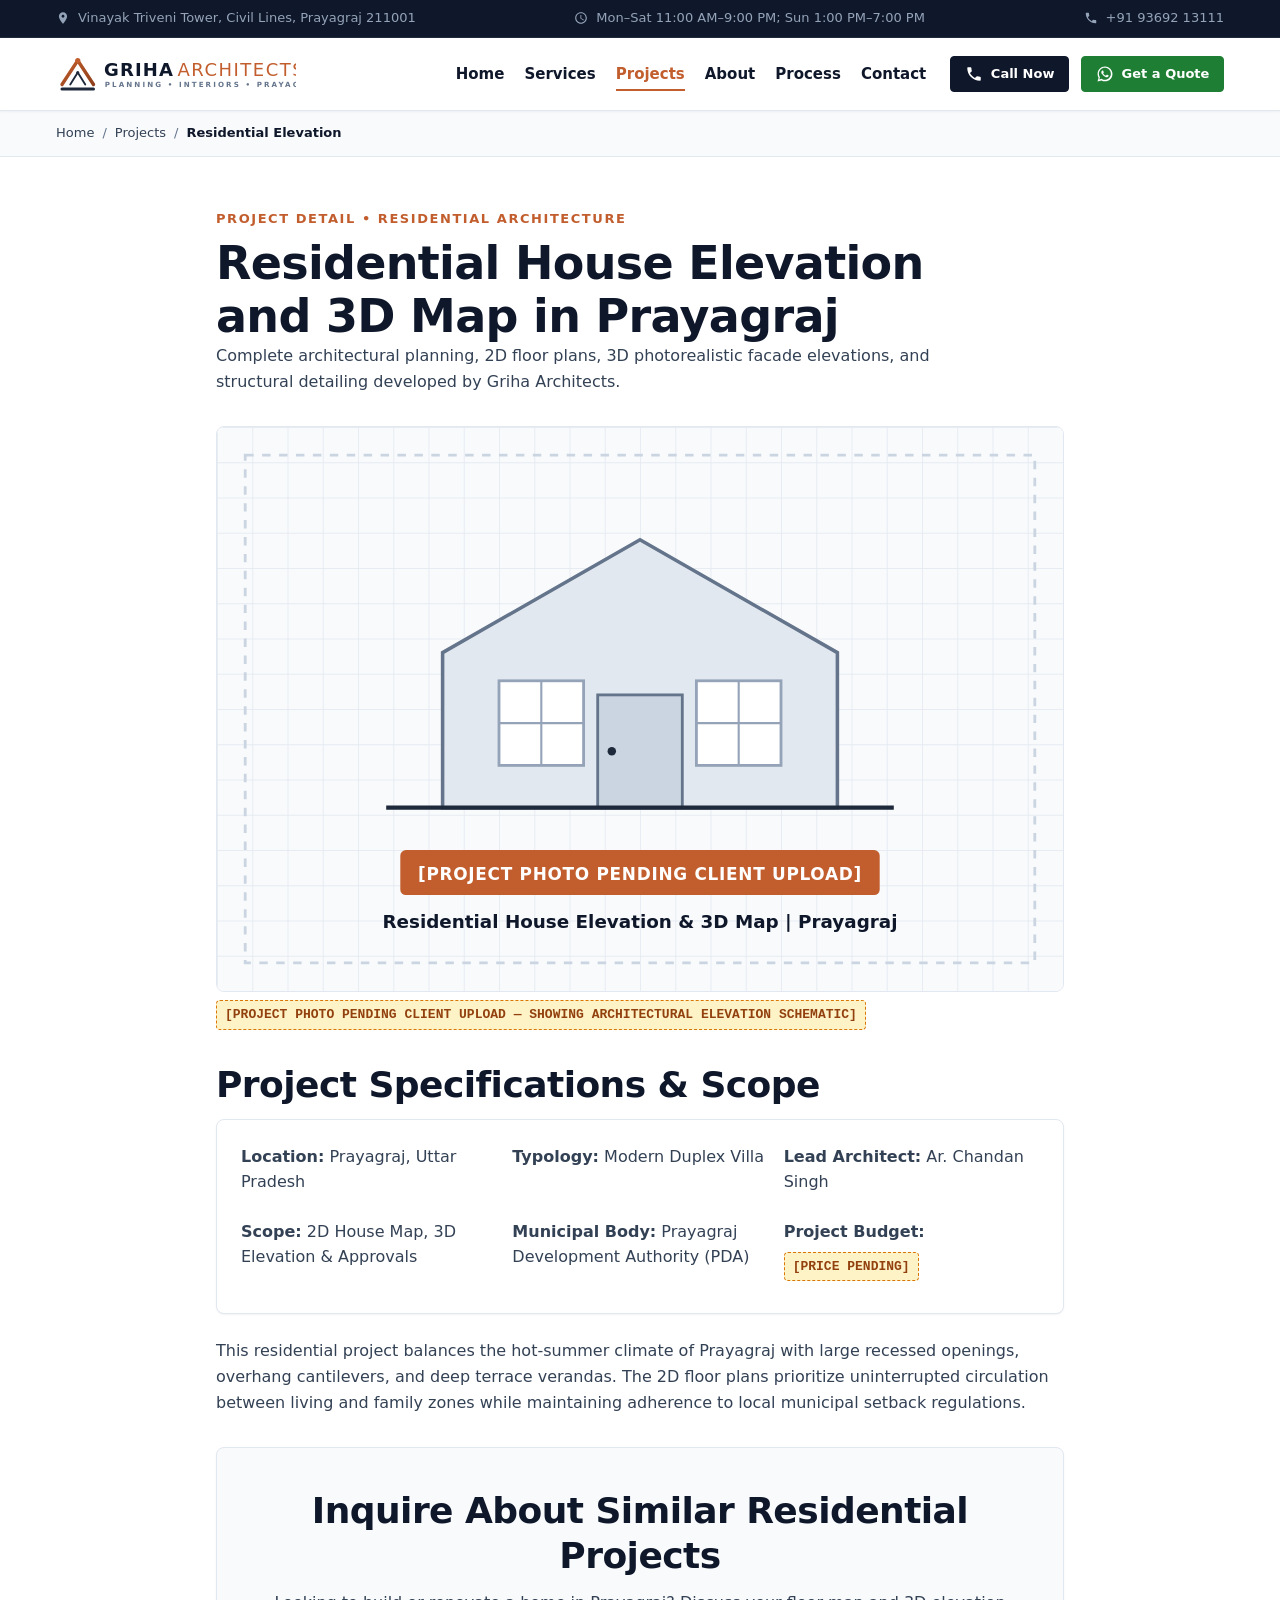
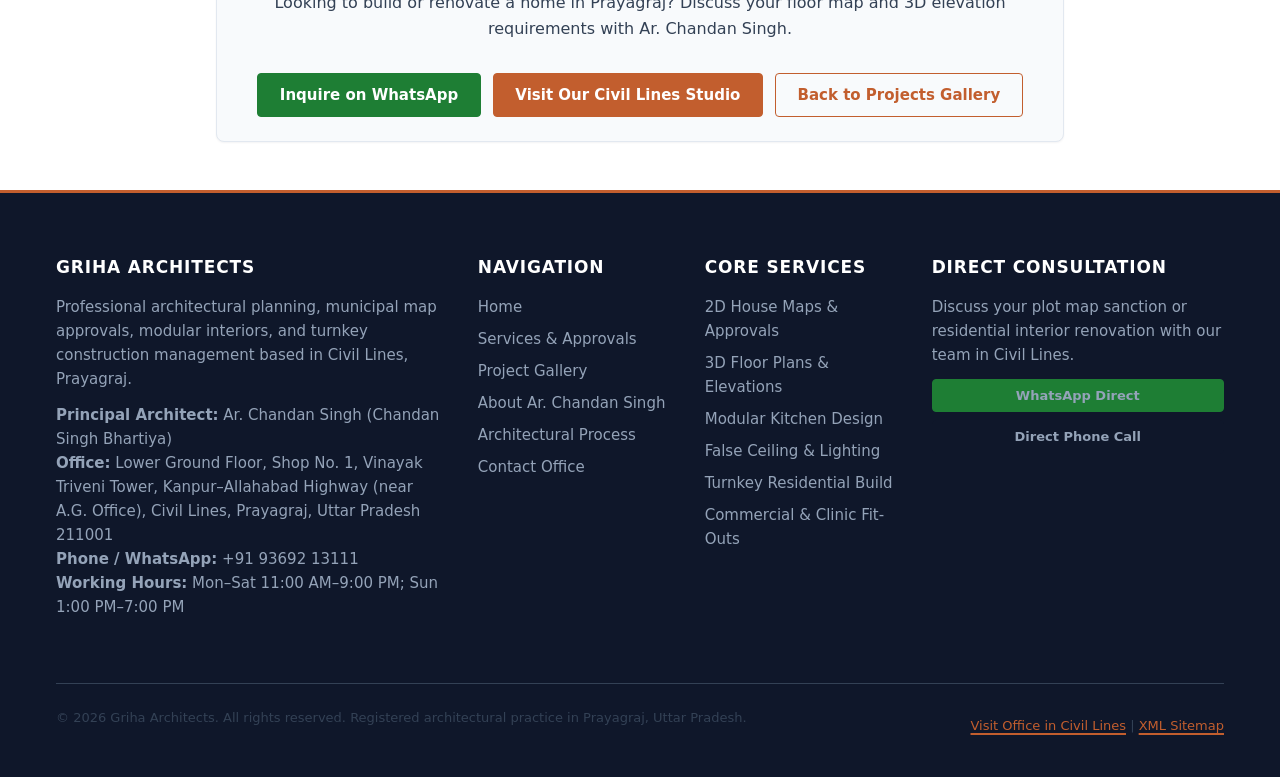
<file: project-residential-elevation.html>
<!DOCTYPE html>
<html lang="en">
<head>
  <meta charset="UTF-8">
  <meta name="viewport" content="width=device-width, initial-scale=1.0">
  <title>Residential Elevation in Prayagraj | Griha Architects</title>
  <meta name="description" content="Residential villa elevation and 3D floor plan in Prayagraj by Griha Architects. Explore architectural drawings, setbacks, and turnkey project details.">
  <link rel="canonical" href="https://[DOMAIN]/project-residential-elevation.html">
  <meta name="robots" content="index, follow">

  <!-- Open Graph Meta Tags -->
  <meta property="og:type" content="article">
  <meta property="og:site_name" content="Griha Architects">
  <meta property="og:title" content="Residential Elevation in Prayagraj | Griha Architects">
  <meta property="og:description" content="Residential villa elevation and 3D floor plan in Prayagraj by Griha Architects. Explore architectural drawings, setbacks, and turnkey project details.">
  <meta property="og:url" content="https://[DOMAIN]/project-residential-elevation.html">
  <meta property="og:image" content="https://[DOMAIN]/assets/images/project-elevation.svg">
  <meta property="og:image:alt" content="Residential house elevation, Prayagraj — photo pending">
  <meta property="og:locale" content="en_IN">

  <!-- Twitter Card Meta Tags -->
  <meta name="twitter:card" content="summary_large_image">
  <meta name="twitter:title" content="Residential Elevation in Prayagraj | Griha Architects">
  <meta name="twitter:description" content="Residential villa elevation and 3D floor plan in Prayagraj by Griha Architects. Explore architectural drawings, setbacks, and turnkey project details.">
  <meta name="twitter:image" content="https://[DOMAIN]/assets/images/project-elevation.svg">

  <link rel="stylesheet" href="styles.css">

  <!-- JSON-LD Structured Data: BreadcrumbList -->
  <script type="application/ld+json">
  {
    "@context": "https://schema.org",
    "@type": "BreadcrumbList",
    "@id": "https://[DOMAIN]/project-residential-elevation.html#breadcrumbs",
    "itemListElement": [
      {
        "@type": "ListItem",
        "position": 1,
        "name": "Home",
        "item": "https://[DOMAIN]/index.html"
      },
      {
        "@type": "ListItem",
        "position": 2,
        "name": "Projects",
        "item": "https://[DOMAIN]/projects.html"
      },
      {
        "@type": "ListItem",
        "position": 3,
        "name": "Residential Elevation",
        "item": "https://[DOMAIN]/project-residential-elevation.html"
      }
    ]
  }
  </script>
</head>
<body>
  <!-- Accessible Skip Link -->
  <a href="#main-content" class="skip-link">Skip to main content</a>

  <!-- Top Utility Bar with Direct NAP -->
  <aside class="top-bar" aria-label="Business contact details">
    <div class="container">
      <div class="top-bar-item">
        <svg viewBox="0 0 24 24" aria-hidden="true"><path d="M12 2C8.13 2 5 5.13 5 9c0 5.25 7 13 7 13s7-7.75 7-13c0-3.87-3.13-7-7-7zm0 9.5c-1.38 0-2.5-1.12-2.5-2.5s1.12-2.5 2.5-2.5 2.5 1.12 2.5 2.5-1.12 2.5-2.5 2.5z"/></svg>
        <span>Vinayak Triveni Tower, Civil Lines, Prayagraj 211001</span>
      </div>
      <div class="top-bar-item hide-tablet">
        <svg viewBox="0 0 24 24" aria-hidden="true"><path d="M11.99 2C6.47 2 2 6.48 2 12s4.47 10 9.99 10C17.52 22 22 17.52 22 12S17.52 2 11.99 2zM12 20c-4.42 0-8-3.58-8-8s3.58-8 8-8 8 3.58 8 8-3.58 8-8 8zm.5-13H11v6l5.25 3.15.75-1.23-4.5-2.67z"/></svg>
        <span>Mon–Sat 11:00 AM–9:00 PM; Sun 1:00 PM–7:00 PM</span>
      </div>
      <a href="tel:+919369213111" class="top-bar-item">
        <svg viewBox="0 0 24 24" aria-hidden="true"><path d="M6.62 10.79c1.44 2.83 3.76 5.14 6.59 6.59l2.2-2.2c.27-.27.67-.36 1.02-.24 1.12.37 2.33.57 3.57.57.55 0 1 .45 1 1V20c0 .55-.45 1-1 1-9.39 0-17-7.61-17-17 0-.55.45-1 1-1h3.5c.55 0 1 .45 1 1 0 1.25.2 2.45.57 3.57.11.35.03.74-.25 1.02l-2.2 2.2z"/></svg>
        <span>+91 93692 13111</span>
      </a>
    </div>
  </aside>

  <!-- Main Site Header -->
  <header class="site-header">
    <div class="container nav-wrapper">
      <a href="index.html" class="brand-link" aria-label="Griha Architects - Home">
        <img src="assets/images/logo.svg" alt="Griha Architects Logo" width="320" height="64" class="brand-logo">
      </a>

      <button type="button" class="menu-toggle" aria-expanded="false" aria-controls="primary-nav" aria-label="Toggle navigation menu">
        <svg class="menu-icon" viewBox="0 0 24 24" fill="currentColor" aria-hidden="true"><path d="M3 18h18v-2H3v2zm0-5h18v-2H3v2zm0-7v2h18V6H3z"/></svg>
        <span>Menu</span>
      </button>

      <nav id="primary-nav" class="main-nav" aria-label="Primary Navigation">
        <ul class="nav-list">
          <li><a href="index.html" class="nav-link">Home</a></li>
          <li><a href="services.html" class="nav-link">Services</a></li>
          <li><a href="projects.html" class="nav-link" aria-current="page">Projects</a></li>
          <li><a href="about.html" class="nav-link">About</a></li>
          <li><a href="process.html" class="nav-link">Process</a></li>
          <li><a href="contact.html" class="nav-link">Contact</a></li>
        </ul>
        <div class="nav-actions">
          <a href="tel:+919369213111" class="btn btn-tel btn-sm" aria-label="Call Griha Architects at +91 93692 13111">
            <svg viewBox="0 0 24 24" aria-hidden="true"><path d="M6.62 10.79c1.44 2.83 3.76 5.14 6.59 6.59l2.2-2.2c.27-.27.67-.36 1.02-.24 1.12.37 2.33.57 3.57.57.55 0 1 .45 1 1V20c0 .55-.45 1-1 1-9.39 0-17-7.61-17-17 0-.55.45-1 1-1h3.5c.55 0 1 .45 1 1 0 1.25.2 2.45.57 3.57.11.35.03.74-.25 1.02l-2.2 2.2z"/></svg>
            <span>Call Now</span>
          </a>
          <a href="https://wa.me/919369213111?text=Hello%20Griha%20Architects,%20I%20am%20inquiring%20about%20a%20residential%20elevation%20project%20in%20Prayagraj." class="btn btn-whatsapp btn-sm" target="_blank" rel="noopener noreferrer" aria-label="Get a quote on WhatsApp">
            <svg viewBox="0 0 24 24" aria-hidden="true"><path d="M12.04 2c-5.46 0-9.91 4.45-9.91 9.91 0 1.75.46 3.45 1.32 4.95L2.05 22l5.25-1.38c1.45.79 3.08 1.21 4.74 1.21 5.46 0 9.91-4.45 9.91-9.91 0-2.65-1.03-5.14-2.9-7.01A9.816 9.816 0 0012.04 2zm0 17.8c-1.48 0-2.93-.4-4.2-1.15l-.3-.18-3.12.82.83-3.04-.2-.31a7.92 7.92 0 01-1.22-4.22c0-4.41 3.59-8 8-8 2.14 0 4.15.83 5.66 2.34a7.95 7.95 0 012.34 5.66c0 4.41-3.59 8-8 8zm4.39-5.99c-.24-.12-1.42-.7-1.64-.78-.22-.08-.38-.12-.55.12-.16.24-.63.78-.77.94-.14.16-.28.18-.52.06-.24-.12-1.02-.38-1.95-1.21-.72-.64-1.21-1.44-1.35-1.68-.14-.24-.01-.37.11-.49.11-.11.24-.28.36-.42.12-.14.16-.24.24-.4.08-.16.04-.3-.02-.42-.06-.12-.55-1.33-.75-1.82-.2-.48-.4-.41-.55-.42h-.47c-.16 0-.42.06-.64.3-.22.24-.84.82-.84 2 0 1.18.86 2.32.98 2.48.12.16 1.69 2.58 4.1 3.62.57.25 1.02.39 1.37.5.58.18 1.1.16 1.51.1.46-.07 1.42-.58 1.62-1.14.2-.56.2-1.04.14-1.14-.06-.1-.22-.16-.46-.28z"/></svg>
            <span>Get a Quote</span>
          </a>
        </div>
      </nav>
    </div>
  </header>

  <!-- Breadcrumbs -->
  <nav aria-label="Breadcrumb" class="breadcrumbs">
    <div class="container">
      <ol>
        <li><a href="index.html">Home</a></li>
        <li><a href="projects.html">Projects</a></li>
        <li><span aria-current="page">Residential Elevation</span></li>
      </ol>
    </div>
  </nav>

  <!-- Main Content -->
  <main id="main-content" class="site-main">
    <article class="section">
      <div class="container container-narrow">
        <header class="section-header">
          <span class="eyebrow">Project Detail • Residential Architecture</span>
          <h1>Residential House Elevation and 3D Map in Prayagraj</h1>
          <p>Complete architectural planning, 2D floor plans, 3D photorealistic facade elevations, and structural detailing developed by Griha Architects.</p>
        </header>

        <div style="margin-bottom: var(--space-8);">
          <img src="assets/images/project-elevation.svg" alt="Residential house elevation, Prayagraj — photo pending" width="800" height="500" style="width: 100%; border-radius: var(--radius-md); border: 1px solid var(--color-border);">
          <div class="placeholder-badge">[PROJECT PHOTO PENDING CLIENT UPLOAD — SHOWING ARCHITECTURAL ELEVATION SCHEMATIC]</div>
        </div>

        <section aria-labelledby="specs-heading">
          <h2 id="specs-heading">Project Specifications &amp; Scope</h2>
          <div class="card" style="margin-bottom: var(--space-6);">
            <ul style="list-style: none; padding: 0; margin: 0; display: grid; grid-template-columns: repeat(auto-fit, minmax(220px, 1fr)); gap: var(--space-4);">
              <li><strong>Location:</strong> Prayagraj, Uttar Pradesh</li>
              <li><strong>Typology:</strong> Modern Duplex Villa</li>
              <li><strong>Lead Architect:</strong> Ar. Chandan Singh</li>
              <li><strong>Scope:</strong> 2D House Map, 3D Elevation &amp; Approvals</li>
              <li><strong>Municipal Body:</strong> Prayagraj Development Authority (PDA)</li>
              <li><strong>Project Budget:</strong> <span class="placeholder-badge">[PRICE PENDING]</span></li>
            </ul>
          </div>
          <p>This residential project balances the hot-summer climate of Prayagraj with large recessed openings, overhang cantilevers, and deep terrace verandas. The 2D floor plans prioritize uninterrupted circulation between living and family zones while maintaining adherence to local municipal setback regulations.</p>
        </section>

        <div class="card" style="margin-top: var(--space-8); background-color: var(--color-surface); text-align: center;">
          <h2>Inquire About Similar Residential Projects</h2>
          <p>Looking to build or renovate a home in Prayagraj? Discuss your floor map and 3D elevation requirements with Ar. Chandan Singh.</p>
          <div class="btn-group" style="justify-content: center; margin-top: var(--space-4);">
            <a href="https://wa.me/919369213111?text=Hello%20Griha%20Architects,%20I%20would%20like%20to%20discuss%20a%20residential%20house%20elevation%20in%20Prayagraj." class="btn btn-whatsapp" target="_blank" rel="noopener noreferrer">Inquire on WhatsApp</a>
            <a href="contact.html" class="btn btn-primary">Visit Our Civil Lines Studio</a>
            <a href="projects.html" class="btn btn-outline">Back to Projects Gallery</a>
          </div>
        </div>
      </div>
    </article>
  </main>

  <!-- Site Footer with Consistent NAP -->
  <footer class="site-footer">
    <div class="container">
      <div class="footer-grid">
        <!-- Business NAP Column -->
        <div class="footer-col footer-nap">
          <h3>Griha Architects</h3>
          <p style="color: var(--color-text-inverse-muted); margin-bottom: var(--space-3);">Professional architectural planning, municipal map approvals, modular interiors, and turnkey construction management based in Civil Lines, Prayagraj.</p>
          <address>
            <strong>Principal Architect:</strong> Ar. Chandan Singh (Chandan Singh Bhartiya)<br>
            <strong>Office:</strong> Lower Ground Floor, Shop No. 1, Vinayak Triveni Tower, Kanpur–Allahabad Highway (near A.G. Office), Civil Lines, Prayagraj, Uttar Pradesh 211001<br>
            <strong>Phone / WhatsApp:</strong> <a href="tel:+919369213111">+91 93692 13111</a><br>
            <strong>Working Hours:</strong> Mon–Sat 11:00 AM–9:00 PM; Sun 1:00 PM–7:00 PM
          </address>
        </div>

        <!-- Quick Links -->
        <div class="footer-col">
          <h3>Navigation</h3>
          <ul>
            <li><a href="index.html">Home</a></li>
            <li><a href="services.html">Services &amp; Approvals</a></li>
            <li><a href="projects.html">Project Gallery</a></li>
            <li><a href="about.html">About Ar. Chandan Singh</a></li>
            <li><a href="process.html">Architectural Process</a></li>
            <li><a href="contact.html">Contact Office</a></li>
          </ul>
        </div>

        <!-- Services Links -->
        <div class="footer-col">
          <h3>Core Services</h3>
          <ul>
            <li><a href="services.html#planning-approvals">2D House Maps &amp; Approvals</a></li>
            <li><a href="services.html#planning-approvals">3D Floor Plans &amp; Elevations</a></li>
            <li><a href="services.html#interior-design">Modular Kitchen Design</a></li>
            <li><a href="services.html#interior-design">False Ceiling &amp; Lighting</a></li>
            <li><a href="services.html#turnkey-construction">Turnkey Residential Build</a></li>
            <li><a href="services.html#turnkey-construction">Commercial &amp; Clinic Fit-Outs</a></li>
          </ul>
        </div>

        <!-- Quick Action / Consult Column -->
        <div class="footer-col">
          <h3>Direct Consultation</h3>
          <p style="color: var(--color-text-inverse-muted); margin-bottom: var(--space-3);">Discuss your plot map sanction or residential interior renovation with our team in Civil Lines.</p>
          <div style="display: flex; flex-direction: column; gap: var(--space-2);">
            <a href="https://wa.me/919369213111?text=Hello%20Griha%20Architects,%20I%20would%20like%20to%20inquire%20about%20architectural%20services%20in%20Prayagraj." class="btn btn-whatsapp btn-sm" target="_blank" rel="noopener noreferrer">WhatsApp Direct</a>
            <a href="tel:+919369213111" class="btn btn-tel btn-sm">Direct Phone Call</a>
          </div>
        </div>
      </div>

      <div class="footer-bottom">
        <p>&copy; 2026 Griha Architects. All rights reserved. Registered architectural practice in Prayagraj, Uttar Pradesh.</p>
        <p><a href="contact.html">Visit Office in Civil Lines</a> | <a href="sitemap.xml">XML Sitemap</a></p>
      </div>
    </div>
  </footer>

  <!-- Core Web Vitals Optimized Minimal JavaScript -->
  <script src="script.js" defer></script>
</body>
</html>
</file>
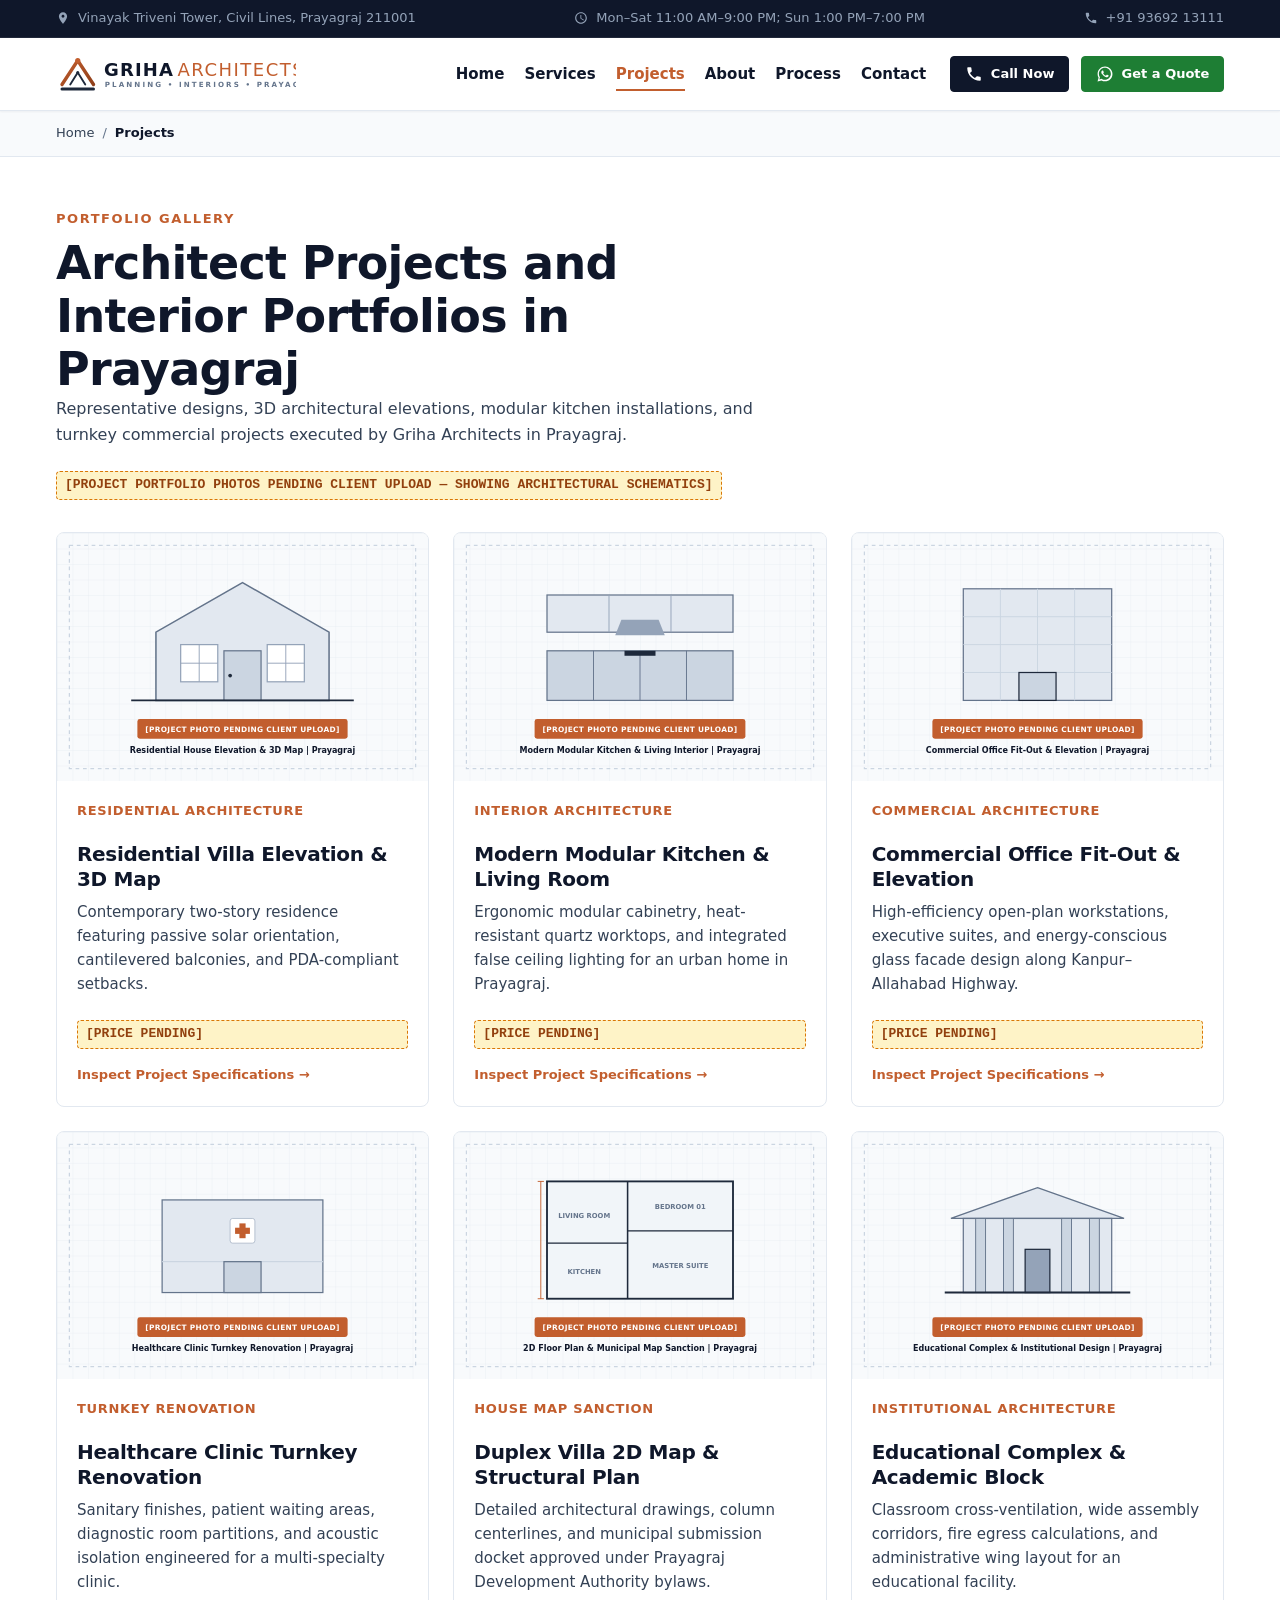
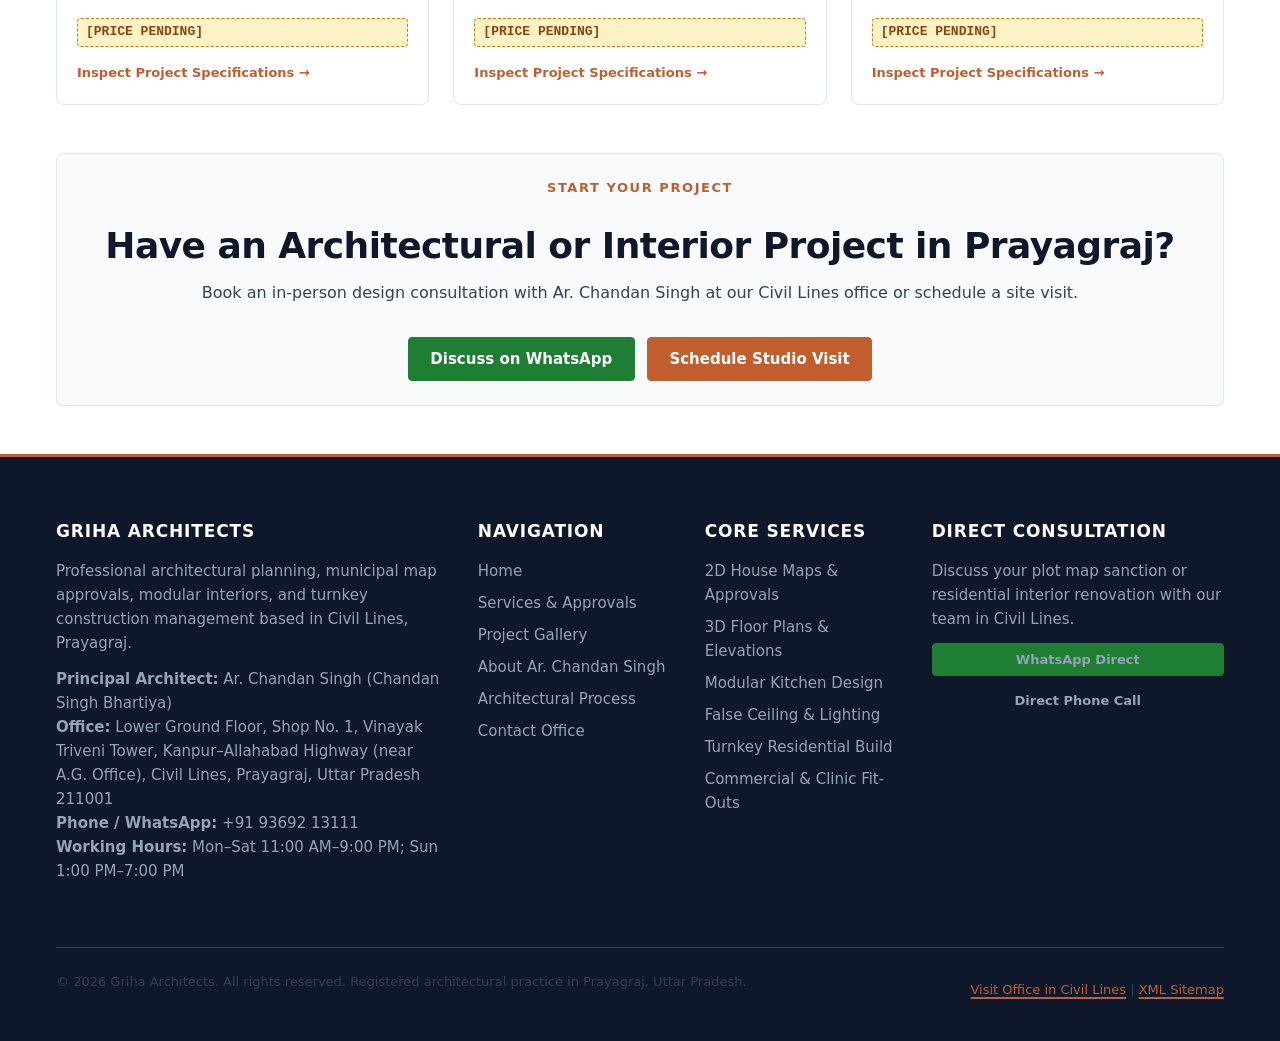
<file: projects.html>
<!DOCTYPE html>
<html lang="en">
<head>
  <meta charset="UTF-8">
  <meta name="viewport" content="width=device-width, initial-scale=1.0">
  <title>Architect Projects in Prayagraj | Griha Architects</title>
  <meta name="description" content="Explore architect projects in Prayagraj by Griha Architects. Portfolio of residential house elevations, modular interiors, and commercial developments.">
  <link rel="canonical" href="https://[DOMAIN]/projects.html">
  <meta name="robots" content="index, follow">

  <!-- Open Graph Meta Tags -->
  <meta property="og:type" content="website">
  <meta property="og:site_name" content="Griha Architects">
  <meta property="og:title" content="Architect Projects in Prayagraj | Griha Architects">
  <meta property="og:description" content="Explore architect projects in Prayagraj by Griha Architects. Portfolio of residential house elevations, modular interiors, and commercial developments.">
  <meta property="og:url" content="https://[DOMAIN]/projects.html">
  <meta property="og:image" content="https://[DOMAIN]/assets/images/og-image.svg">
  <meta property="og:image:alt" content="Griha Architects Project Portfolio in Prayagraj">
  <meta property="og:locale" content="en_IN">

  <!-- Twitter Card Meta Tags -->
  <meta name="twitter:card" content="summary_large_image">
  <meta name="twitter:title" content="Architect Projects in Prayagraj | Griha Architects">
  <meta name="twitter:description" content="Explore architect projects in Prayagraj by Griha Architects. Portfolio of residential house elevations, modular interiors, and commercial developments.">
  <meta name="twitter:image" content="https://[DOMAIN]/assets/images/og-image.svg">

  <link rel="stylesheet" href="styles.css">

  <!-- JSON-LD Structured Data: BreadcrumbList -->
  <script type="application/ld+json">
  {
    "@context": "https://schema.org",
    "@type": "BreadcrumbList",
    "@id": "https://[DOMAIN]/projects.html#breadcrumbs",
    "itemListElement": [
      {
        "@type": "ListItem",
        "position": 1,
        "name": "Home",
        "item": "https://[DOMAIN]/index.html"
      },
      {
        "@type": "ListItem",
        "position": 2,
        "name": "Projects",
        "item": "https://[DOMAIN]/projects.html"
      }
    ]
  }
  </script>
</head>
<body>
  <!-- Accessible Skip Link -->
  <a href="#main-content" class="skip-link">Skip to main content</a>

  <!-- Top Utility Bar with Direct NAP -->
  <aside class="top-bar" aria-label="Business contact details">
    <div class="container">
      <div class="top-bar-item">
        <svg viewBox="0 0 24 24" aria-hidden="true"><path d="M12 2C8.13 2 5 5.13 5 9c0 5.25 7 13 7 13s7-7.75 7-13c0-3.87-3.13-7-7-7zm0 9.5c-1.38 0-2.5-1.12-2.5-2.5s1.12-2.5 2.5-2.5 2.5 1.12 2.5 2.5-1.12 2.5-2.5 2.5z"/></svg>
        <span>Vinayak Triveni Tower, Civil Lines, Prayagraj 211001</span>
      </div>
      <div class="top-bar-item hide-tablet">
        <svg viewBox="0 0 24 24" aria-hidden="true"><path d="M11.99 2C6.47 2 2 6.48 2 12s4.47 10 9.99 10C17.52 22 22 17.52 22 12S17.52 2 11.99 2zM12 20c-4.42 0-8-3.58-8-8s3.58-8 8-8 8 3.58 8 8-3.58 8-8 8zm.5-13H11v6l5.25 3.15.75-1.23-4.5-2.67z"/></svg>
        <span>Mon–Sat 11:00 AM–9:00 PM; Sun 1:00 PM–7:00 PM</span>
      </div>
      <a href="tel:+919369213111" class="top-bar-item">
        <svg viewBox="0 0 24 24" aria-hidden="true"><path d="M6.62 10.79c1.44 2.83 3.76 5.14 6.59 6.59l2.2-2.2c.27-.27.67-.36 1.02-.24 1.12.37 2.33.57 3.57.57.55 0 1 .45 1 1V20c0 .55-.45 1-1 1-9.39 0-17-7.61-17-17 0-.55.45-1 1-1h3.5c.55 0 1 .45 1 1 0 1.25.2 2.45.57 3.57.11.35.03.74-.25 1.02l-2.2 2.2z"/></svg>
        <span>+91 93692 13111</span>
      </a>
    </div>
  </aside>

  <!-- Main Site Header -->
  <header class="site-header">
    <div class="container nav-wrapper">
      <a href="index.html" class="brand-link" aria-label="Griha Architects - Home">
        <img src="assets/images/logo.svg" alt="Griha Architects Logo" width="320" height="64" class="brand-logo">
      </a>

      <button type="button" class="menu-toggle" aria-expanded="false" aria-controls="primary-nav" aria-label="Toggle navigation menu">
        <svg class="menu-icon" viewBox="0 0 24 24" fill="currentColor" aria-hidden="true"><path d="M3 18h18v-2H3v2zm0-5h18v-2H3v2zm0-7v2h18V6H3z"/></svg>
        <span>Menu</span>
      </button>

      <nav id="primary-nav" class="main-nav" aria-label="Primary Navigation">
        <ul class="nav-list">
          <li><a href="index.html" class="nav-link">Home</a></li>
          <li><a href="services.html" class="nav-link">Services</a></li>
          <li><a href="projects.html" class="nav-link" aria-current="page">Projects</a></li>
          <li><a href="about.html" class="nav-link">About</a></li>
          <li><a href="process.html" class="nav-link">Process</a></li>
          <li><a href="contact.html" class="nav-link">Contact</a></li>
        </ul>
        <div class="nav-actions">
          <a href="tel:+919369213111" class="btn btn-tel btn-sm" aria-label="Call Griha Architects at +91 93692 13111">
            <svg viewBox="0 0 24 24" aria-hidden="true"><path d="M6.62 10.79c1.44 2.83 3.76 5.14 6.59 6.59l2.2-2.2c.27-.27.67-.36 1.02-.24 1.12.37 2.33.57 3.57.57.55 0 1 .45 1 1V20c0 .55-.45 1-1 1-9.39 0-17-7.61-17-17 0-.55.45-1 1-1h3.5c.55 0 1 .45 1 1 0 1.25.2 2.45.57 3.57.11.35.03.74-.25 1.02l-2.2 2.2z"/></svg>
            <span>Call Now</span>
          </a>
          <a href="https://wa.me/919369213111?text=Hello%20Griha%20Architects,%20I%20would%20like%20to%20inquire%20about%20your%20project%20portfolio." class="btn btn-whatsapp btn-sm" target="_blank" rel="noopener noreferrer" aria-label="Get a quote on WhatsApp">
            <svg viewBox="0 0 24 24" aria-hidden="true"><path d="M12.04 2c-5.46 0-9.91 4.45-9.91 9.91 0 1.75.46 3.45 1.32 4.95L2.05 22l5.25-1.38c1.45.79 3.08 1.21 4.74 1.21 5.46 0 9.91-4.45 9.91-9.91 0-2.65-1.03-5.14-2.9-7.01A9.816 9.816 0 0012.04 2zm0 17.8c-1.48 0-2.93-.4-4.2-1.15l-.3-.18-3.12.82.83-3.04-.2-.31a7.92 7.92 0 01-1.22-4.22c0-4.41 3.59-8 8-8 2.14 0 4.15.83 5.66 2.34a7.95 7.95 0 012.34 5.66c0 4.41-3.59 8-8 8zm4.39-5.99c-.24-.12-1.42-.7-1.64-.78-.22-.08-.38-.12-.55.12-.16.24-.63.78-.77.94-.14.16-.28.18-.52.06-.24-.12-1.02-.38-1.95-1.21-.72-.64-1.21-1.44-1.35-1.68-.14-.24-.01-.37.11-.49.11-.11.24-.28.36-.42.12-.14.16-.24.24-.4.08-.16.04-.3-.02-.42-.06-.12-.55-1.33-.75-1.82-.2-.48-.4-.41-.55-.42h-.47c-.16 0-.42.06-.64.3-.22.24-.84.82-.84 2 0 1.18.86 2.32.98 2.48.12.16 1.69 2.58 4.1 3.62.57.25 1.02.39 1.37.5.58.18 1.1.16 1.51.1.46-.07 1.42-.58 1.62-1.14.2-.56.2-1.04.14-1.14-.06-.1-.22-.16-.46-.28z"/></svg>
            <span>Get a Quote</span>
          </a>
        </div>
      </nav>
    </div>
  </header>

  <!-- Breadcrumbs -->
  <nav aria-label="Breadcrumb" class="breadcrumbs">
    <div class="container">
      <ol>
        <li><a href="index.html">Home</a></li>
        <li><span aria-current="page">Projects</span></li>
      </ol>
    </div>
  </nav>

  <!-- Main Content -->
  <main id="main-content" class="site-main">
    <section class="section">
      <div class="container">
        <header class="section-header">
          <span class="eyebrow">Portfolio Gallery</span>
          <h1>Architect Projects and Interior Portfolios in Prayagraj</h1>
          <p>Representative designs, 3D architectural elevations, modular kitchen installations, and turnkey commercial projects executed by Griha Architects in Prayagraj.</p>
          <div class="placeholder-badge">[PROJECT PORTFOLIO PHOTOS PENDING CLIENT UPLOAD — SHOWING ARCHITECTURAL SCHEMATICS]</div>
        </header>

        <!-- Project Gallery Grid -->
        <div class="grid grid-3">
          <!-- Project Card 1: Above the fold (eager/normal loading) -->
          <article class="project-card">
            <a href="project-residential-elevation.html" class="project-image-wrap" aria-label="View details of Residential House Elevation project">
              <img src="assets/images/project-elevation.svg" alt="Residential house elevation, Prayagraj — photo pending" width="600" height="400">
            </a>
            <div class="project-body">
              <span class="project-category">Residential Architecture</span>
              <h2 class="project-title"><a href="project-residential-elevation.html">Residential Villa Elevation &amp; 3D Map</a></h2>
              <p class="project-desc">Contemporary two-story residence featuring passive solar orientation, cantilevered balconies, and PDA-compliant setbacks.</p>
              <div class="placeholder-badge">[PRICE PENDING]</div>
              <a href="project-residential-elevation.html" class="project-link-action">Inspect Project Specifications &rarr;</a>
            </div>
          </article>

          <!-- Project Card 2: Above the fold -->
          <article class="project-card">
            <a href="project-modular-kitchen.html" class="project-image-wrap" aria-label="View details of Modular Kitchen Interior project">
              <img src="assets/images/project-kitchen.svg" alt="Modular kitchen design and living room interior, Prayagraj — photo pending" width="600" height="400">
            </a>
            <div class="project-body">
              <span class="project-category">Interior Architecture</span>
              <h2 class="project-title"><a href="project-modular-kitchen.html">Modern Modular Kitchen &amp; Living Room</a></h2>
              <p class="project-desc">Ergonomic modular cabinetry, heat-resistant quartz worktops, and integrated false ceiling lighting for an urban home in Prayagraj.</p>
              <div class="placeholder-badge">[PRICE PENDING]</div>
              <a href="project-modular-kitchen.html" class="project-link-action">Inspect Project Specifications &rarr;</a>
            </div>
          </article>

          <!-- Project Card 3: Above the fold -->
          <article class="project-card">
            <a href="project-commercial-office.html" class="project-image-wrap" aria-label="View details of Commercial Office project">
              <img src="assets/images/project-office.svg" alt="Commercial office architectural planning and interior fit-out, Prayagraj — photo pending" width="600" height="400">
            </a>
            <div class="project-body">
              <span class="project-category">Commercial Architecture</span>
              <h2 class="project-title"><a href="project-commercial-office.html">Commercial Office Fit-Out &amp; Elevation</a></h2>
              <p class="project-desc">High-efficiency open-plan workstations, executive suites, and energy-conscious glass facade design along Kanpur–Allahabad Highway.</p>
              <div class="placeholder-badge">[PRICE PENDING]</div>
              <a href="project-commercial-office.html" class="project-link-action">Inspect Project Specifications &rarr;</a>
            </div>
          </article>

          <!-- Project Card 4: Below the fold (loading="lazy") -->
          <article class="project-card">
            <a href="project-detail.html" class="project-image-wrap" aria-label="View details of Healthcare Clinic project">
              <img src="assets/images/project-clinic.svg" alt="Healthcare facility turnkey renovation and layout planning, Prayagraj — photo pending" width="600" height="400" loading="lazy">
            </a>
            <div class="project-body">
              <span class="project-category">Turnkey Renovation</span>
              <h2 class="project-title"><a href="project-detail.html">Healthcare Clinic Turnkey Renovation</a></h2>
              <p class="project-desc">Sanitary finishes, patient waiting areas, diagnostic room partitions, and acoustic isolation engineered for a multi-specialty clinic.</p>
              <div class="placeholder-badge">[PRICE PENDING]</div>
              <a href="project-detail.html" class="project-link-action">Inspect Project Specifications &rarr;</a>
            </div>
          </article>

          <!-- Project Card 5: Below the fold (loading="lazy") -->
          <article class="project-card">
            <a href="project-detail.html" class="project-image-wrap" aria-label="View details of 2D Floor Plan and Map project">
              <img src="assets/images/project-floorplan.svg" alt="Duplex residential villa 2D floor plan and municipal map, Prayagraj — photo pending" width="600" height="400" loading="lazy">
            </a>
            <div class="project-body">
              <span class="project-category">House Map Sanction</span>
              <h2 class="project-title"><a href="project-detail.html">Duplex Villa 2D Map &amp; Structural Plan</a></h2>
              <p class="project-desc">Detailed architectural drawings, column centerlines, and municipal submission docket approved under Prayagraj Development Authority bylaws.</p>
              <div class="placeholder-badge">[PRICE PENDING]</div>
              <a href="project-detail.html" class="project-link-action">Inspect Project Specifications &rarr;</a>
            </div>
          </article>

          <!-- Project Card 6: Below the fold (loading="lazy") -->
          <article class="project-card">
            <a href="project-detail.html" class="project-image-wrap" aria-label="View details of Educational Complex project">
              <img src="assets/images/project-institution.svg" alt="Educational school building architectural design, Prayagraj — photo pending" width="600" height="400" loading="lazy">
            </a>
            <div class="project-body">
              <span class="project-category">Institutional Architecture</span>
              <h2 class="project-title"><a href="project-detail.html">Educational Complex &amp; Academic Block</a></h2>
              <p class="project-desc">Classroom cross-ventilation, wide assembly corridors, fire egress calculations, and administrative wing layout for an educational facility.</p>
              <div class="placeholder-badge">[PRICE PENDING]</div>
              <a href="project-detail.html" class="project-link-action">Inspect Project Specifications &rarr;</a>
            </div>
          </article>
        </div>

        <!-- Consultation Banner -->
        <div class="card" style="margin-top: var(--space-12); background-color: var(--color-surface); text-align: center;">
          <span class="eyebrow">Start Your Project</span>
          <h2>Have an Architectural or Interior Project in Prayagraj?</h2>
          <p>Book an in-person design consultation with Ar. Chandan Singh at our Civil Lines office or schedule a site visit.</p>
          <div class="btn-group" style="justify-content: center; margin-top: var(--space-4);">
            <a href="https://wa.me/919369213111?text=Hello%20Griha%20Architects,%20I%20would%20like%20to%20discuss%20a%20new%20project%20in%20Prayagraj." class="btn btn-whatsapp" target="_blank" rel="noopener noreferrer">Discuss on WhatsApp</a>
            <a href="contact.html" class="btn btn-primary">Schedule Studio Visit</a>
          </div>
        </div>
      </div>
    </section>
  </main>

  <!-- Site Footer with Consistent NAP -->
  <footer class="site-footer">
    <div class="container">
      <div class="footer-grid">
        <!-- Business NAP Column -->
        <div class="footer-col footer-nap">
          <h3>Griha Architects</h3>
          <p style="color: var(--color-text-inverse-muted); margin-bottom: var(--space-3);">Professional architectural planning, municipal map approvals, modular interiors, and turnkey construction management based in Civil Lines, Prayagraj.</p>
          <address>
            <strong>Principal Architect:</strong> Ar. Chandan Singh (Chandan Singh Bhartiya)<br>
            <strong>Office:</strong> Lower Ground Floor, Shop No. 1, Vinayak Triveni Tower, Kanpur–Allahabad Highway (near A.G. Office), Civil Lines, Prayagraj, Uttar Pradesh 211001<br>
            <strong>Phone / WhatsApp:</strong> <a href="tel:+919369213111">+91 93692 13111</a><br>
            <strong>Working Hours:</strong> Mon–Sat 11:00 AM–9:00 PM; Sun 1:00 PM–7:00 PM
          </address>
        </div>

        <!-- Quick Links -->
        <div class="footer-col">
          <h3>Navigation</h3>
          <ul>
            <li><a href="index.html">Home</a></li>
            <li><a href="services.html">Services &amp; Approvals</a></li>
            <li><a href="projects.html">Project Gallery</a></li>
            <li><a href="about.html">About Ar. Chandan Singh</a></li>
            <li><a href="process.html">Architectural Process</a></li>
            <li><a href="contact.html">Contact Office</a></li>
          </ul>
        </div>

        <!-- Services Links -->
        <div class="footer-col">
          <h3>Core Services</h3>
          <ul>
            <li><a href="services.html#planning-approvals">2D House Maps &amp; Approvals</a></li>
            <li><a href="services.html#planning-approvals">3D Floor Plans &amp; Elevations</a></li>
            <li><a href="services.html#interior-design">Modular Kitchen Design</a></li>
            <li><a href="services.html#interior-design">False Ceiling &amp; Lighting</a></li>
            <li><a href="services.html#turnkey-construction">Turnkey Residential Build</a></li>
            <li><a href="services.html#turnkey-construction">Commercial &amp; Clinic Fit-Outs</a></li>
          </ul>
        </div>

        <!-- Quick Action / Consult Column -->
        <div class="footer-col">
          <h3>Direct Consultation</h3>
          <p style="color: var(--color-text-inverse-muted); margin-bottom: var(--space-3);">Discuss your plot map sanction or residential interior renovation with our team in Civil Lines.</p>
          <div style="display: flex; flex-direction: column; gap: var(--space-2);">
            <a href="https://wa.me/919369213111?text=Hello%20Griha%20Architects,%20I%20would%20like%20to%20inquire%20about%20architectural%20services%20in%20Prayagraj." class="btn btn-whatsapp btn-sm" target="_blank" rel="noopener noreferrer">WhatsApp Direct</a>
            <a href="tel:+919369213111" class="btn btn-tel btn-sm">Direct Phone Call</a>
          </div>
        </div>
      </div>

      <div class="footer-bottom">
        <p>&copy; 2026 Griha Architects. All rights reserved. Registered architectural practice in Prayagraj, Uttar Pradesh.</p>
        <p><a href="contact.html">Visit Office in Civil Lines</a> | <a href="sitemap.xml">XML Sitemap</a></p>
      </div>
    </div>
  </footer>

  <!-- Core Web Vitals Optimized Minimal JavaScript -->
  <script src="script.js" defer></script>
</body>
</html>
</file>
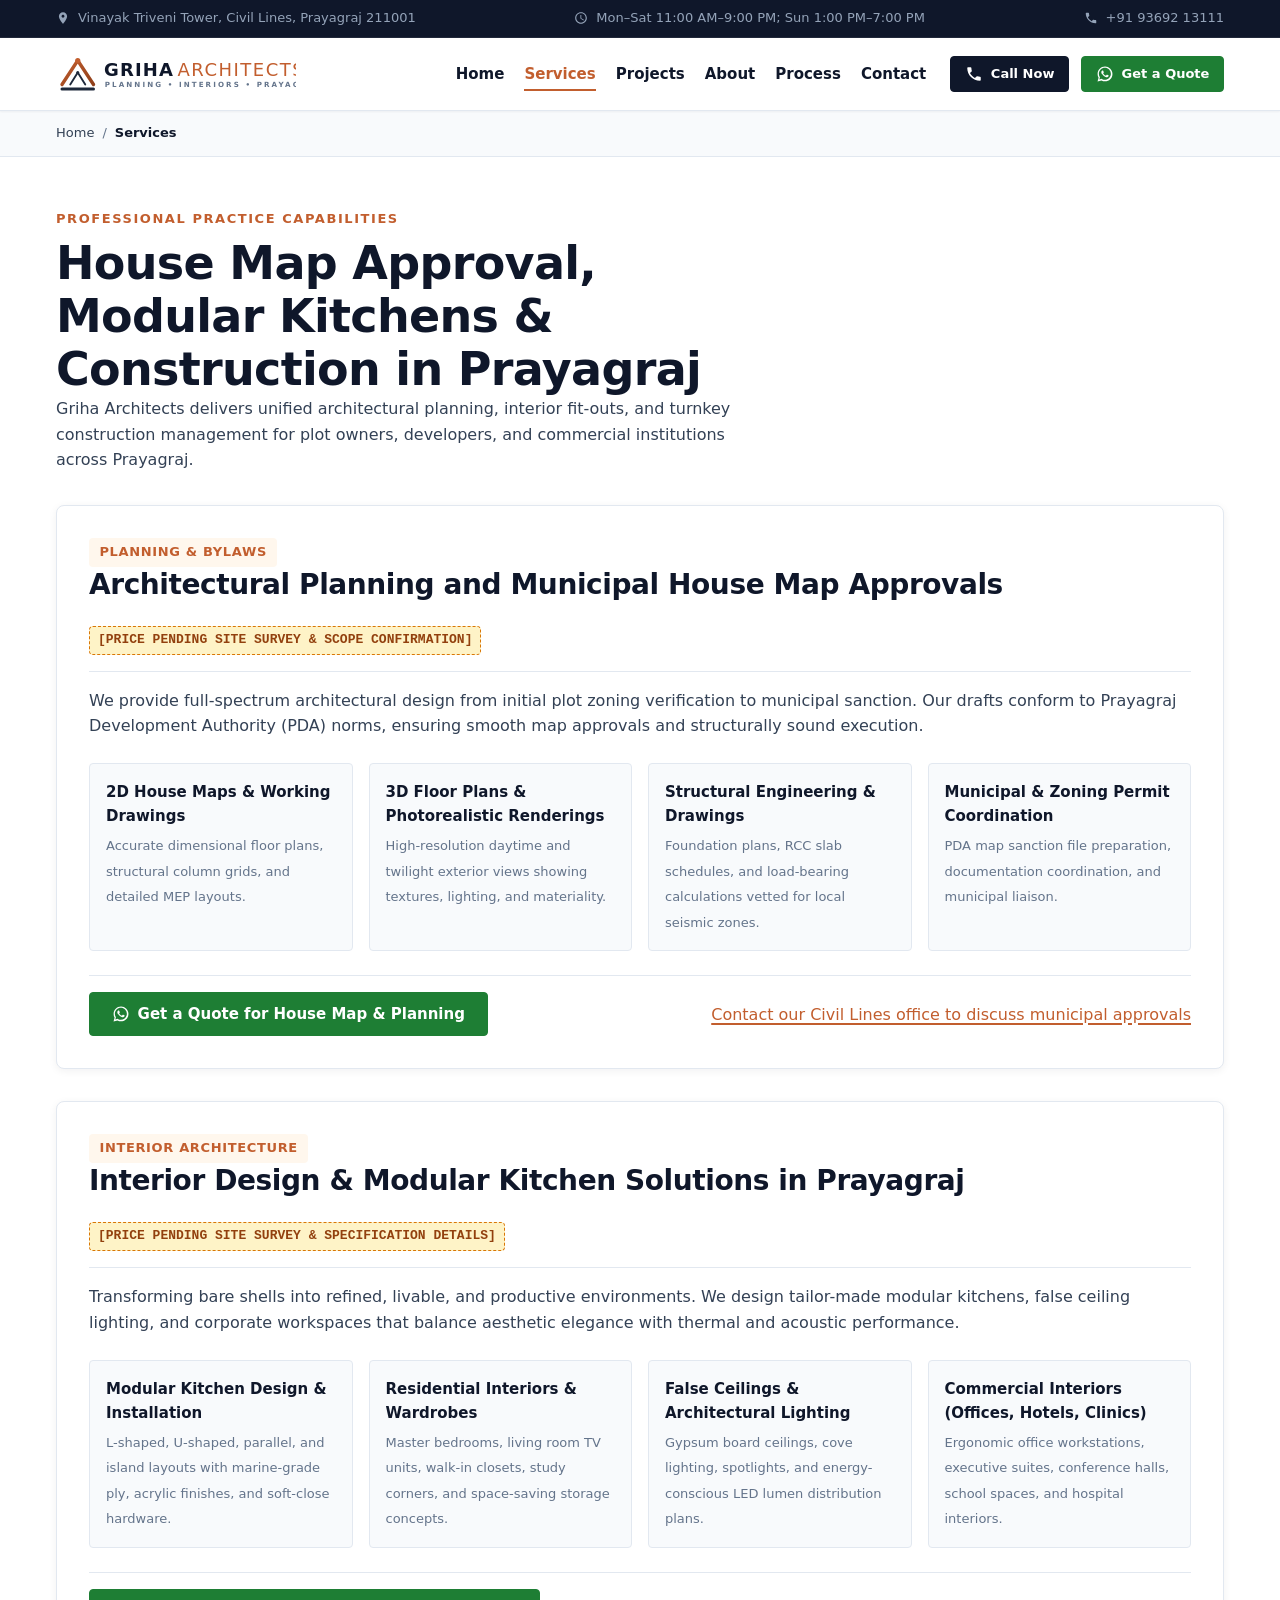
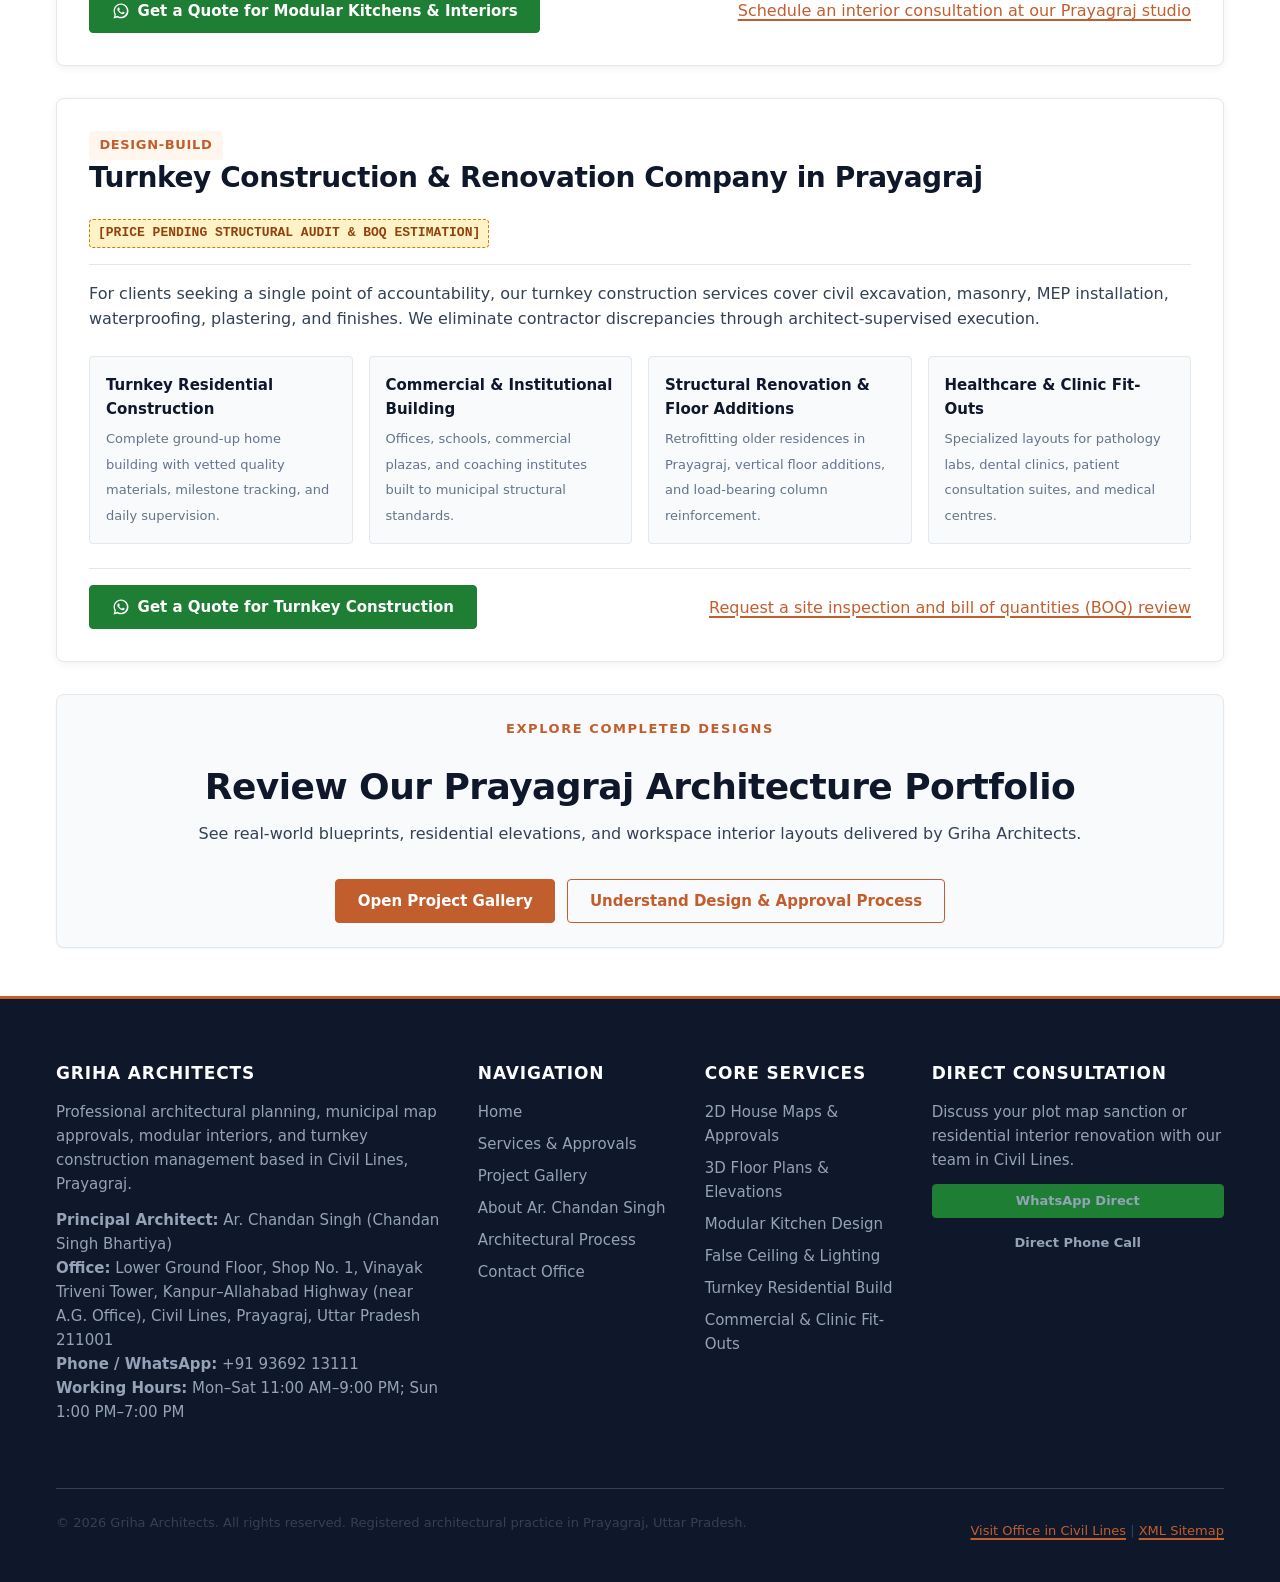
<file: services.html>
<!DOCTYPE html>
<html lang="en">
<head>
  <meta charset="UTF-8">
  <meta name="viewport" content="width=device-width, initial-scale=1.0">
  <title>House Map Approval &amp; Modular Kitchen in Prayagraj | Griha</title>
  <meta name="description" content="House map approval in Prayagraj, modular kitchen design, 3D floor plans, and turnkey construction company services across Civil Lines by Griha Architects.">
  <link rel="canonical" href="https://[DOMAIN]/services.html">
  <meta name="robots" content="index, follow">

  <!-- Open Graph Meta Tags -->
  <meta property="og:type" content="website">
  <meta property="og:site_name" content="Griha Architects">
  <meta property="og:title" content="House Map Approval &amp; Modular Kitchen in Prayagraj | Griha">
  <meta property="og:description" content="House map approval in Prayagraj, modular kitchen design, 3D floor plans, and turnkey construction company services across Civil Lines by Griha Architects.">
  <meta property="og:url" content="https://[DOMAIN]/services.html">
  <meta property="og:image" content="https://[DOMAIN]/assets/images/og-image.svg">
  <meta property="og:image:alt" content="Architectural Planning, Modular Kitchens and Construction Services in Prayagraj">
  <meta property="og:locale" content="en_IN">

  <!-- Twitter Card Meta Tags -->
  <meta name="twitter:card" content="summary_large_image">
  <meta name="twitter:title" content="House Map Approval &amp; Modular Kitchen in Prayagraj | Griha">
  <meta name="twitter:description" content="House map approval in Prayagraj, modular kitchen design, 3D floor plans, and turnkey construction company services across Civil Lines by Griha Architects.">
  <meta name="twitter:image" content="https://[DOMAIN]/assets/images/og-image.svg">

  <link rel="stylesheet" href="styles.css">

  <!-- JSON-LD Structured Data: BreadcrumbList + Service Schemas -->
  <script type="application/ld+json">
  {
    "@context": "https://schema.org",
    "@graph": [
      {
        "@type": "BreadcrumbList",
        "@id": "https://[DOMAIN]/services.html#breadcrumbs",
        "itemListElement": [
          {
            "@type": "ListItem",
            "position": 1,
            "name": "Home",
            "item": "https://[DOMAIN]/index.html"
          },
          {
            "@type": "ListItem",
            "position": 2,
            "name": "Services",
            "item": "https://[DOMAIN]/services.html"
          }
        ]
      },
      {
        "@type": "Service",
        "@id": "https://[DOMAIN]/services.html#service-planning",
        "name": "Architectural Planning and Municipal House Map Approvals",
        "serviceType": "Architectural Planning & Permit Coordination",
        "description": "2D house maps, 3D floor plans/renderings, structural drawings, and municipal/zoning permit coordination with Prayagraj Development Authority (PDA).",
        "provider": {
          "@type": "ProfessionalService",
          "name": "Griha Architects",
          "telephone": "+91 93692 13111",
          "address": {
            "@type": "PostalAddress",
            "streetAddress": "Lower Ground Floor, Shop No. 1, Vinayak Triveni Tower, Kanpur–Allahabad Highway (near A.G. Office), Civil Lines",
            "addressLocality": "Prayagraj",
            "addressRegion": "Uttar Pradesh",
            "postalCode": "211001",
            "addressCountry": "IN"
          }
        },
        "areaServed": {
          "@type": "City",
          "name": "Prayagraj"
        }
      },
      {
        "@type": "Service",
        "@id": "https://[DOMAIN]/services.html#service-interiors",
        "name": "Interior Design & Modular Kitchen Solutions",
        "serviceType": "Interior Architecture & Kitchen Design",
        "description": "Custom residential interiors, ergonomic modular kitchens, false ceilings, lighting layouts, and commercial interiors for offices, schools, hotels, and healthcare clinics.",
        "provider": {
          "@type": "ProfessionalService",
          "name": "Griha Architects",
          "telephone": "+91 93692 13111",
          "address": {
            "@type": "PostalAddress",
            "streetAddress": "Lower Ground Floor, Shop No. 1, Vinayak Triveni Tower, Kanpur–Allahabad Highway (near A.G. Office), Civil Lines",
            "addressLocality": "Prayagraj",
            "addressRegion": "Uttar Pradesh",
            "postalCode": "211001",
            "addressCountry": "IN"
          }
        },
        "areaServed": {
          "@type": "City",
          "name": "Prayagraj"
        }
      },
      {
        "@type": "Service",
        "@id": "https://[DOMAIN]/services.html#service-construction",
        "name": "Turnkey Construction & Structural Renovation",
        "serviceType": "Turnkey General Contracting & Renovation",
        "description": "Comprehensive turnkey construction and renovation services for residential, commercial, educational, and healthcare structures in Prayagraj.",
        "provider": {
          "@type": "ProfessionalService",
          "name": "Griha Architects",
          "telephone": "+91 93692 13111",
          "address": {
            "@type": "PostalAddress",
            "streetAddress": "Lower Ground Floor, Shop No. 1, Vinayak Triveni Tower, Kanpur–Allahabad Highway (near A.G. Office), Civil Lines",
            "addressLocality": "Prayagraj",
            "addressRegion": "Uttar Pradesh",
            "postalCode": "211001",
            "addressCountry": "IN"
          }
        },
        "areaServed": {
          "@type": "City",
          "name": "Prayagraj"
        }
      }
    ]
  }
  </script>
</head>
<body>
  <!-- Accessible Skip Link -->
  <a href="#main-content" class="skip-link">Skip to main content</a>

  <!-- Top Utility Bar with Direct NAP -->
  <aside class="top-bar" aria-label="Business contact details">
    <div class="container">
      <div class="top-bar-item">
        <svg viewBox="0 0 24 24" aria-hidden="true"><path d="M12 2C8.13 2 5 5.13 5 9c0 5.25 7 13 7 13s7-7.75 7-13c0-3.87-3.13-7-7-7zm0 9.5c-1.38 0-2.5-1.12-2.5-2.5s1.12-2.5 2.5-2.5 2.5 1.12 2.5 2.5-1.12 2.5-2.5 2.5z"/></svg>
        <span>Vinayak Triveni Tower, Civil Lines, Prayagraj 211001</span>
      </div>
      <div class="top-bar-item hide-tablet">
        <svg viewBox="0 0 24 24" aria-hidden="true"><path d="M11.99 2C6.47 2 2 6.48 2 12s4.47 10 9.99 10C17.52 22 22 17.52 22 12S17.52 2 11.99 2zM12 20c-4.42 0-8-3.58-8-8s3.58-8 8-8 8 3.58 8 8-3.58 8-8 8zm.5-13H11v6l5.25 3.15.75-1.23-4.5-2.67z"/></svg>
        <span>Mon–Sat 11:00 AM–9:00 PM; Sun 1:00 PM–7:00 PM</span>
      </div>
      <a href="tel:+919369213111" class="top-bar-item">
        <svg viewBox="0 0 24 24" aria-hidden="true"><path d="M6.62 10.79c1.44 2.83 3.76 5.14 6.59 6.59l2.2-2.2c.27-.27.67-.36 1.02-.24 1.12.37 2.33.57 3.57.57.55 0 1 .45 1 1V20c0 .55-.45 1-1 1-9.39 0-17-7.61-17-17 0-.55.45-1 1-1h3.5c.55 0 1 .45 1 1 0 1.25.2 2.45.57 3.57.11.35.03.74-.25 1.02l-2.2 2.2z"/></svg>
        <span>+91 93692 13111</span>
      </a>
    </div>
  </aside>

  <!-- Main Site Header -->
  <header class="site-header">
    <div class="container nav-wrapper">
      <a href="index.html" class="brand-link" aria-label="Griha Architects - Home">
        <img src="assets/images/logo.svg" alt="Griha Architects Logo" width="320" height="64" class="brand-logo">
      </a>

      <button type="button" class="menu-toggle" aria-expanded="false" aria-controls="primary-nav" aria-label="Toggle navigation menu">
        <svg class="menu-icon" viewBox="0 0 24 24" fill="currentColor" aria-hidden="true"><path d="M3 18h18v-2H3v2zm0-5h18v-2H3v2zm0-7v2h18V6H3z"/></svg>
        <span>Menu</span>
      </button>

      <nav id="primary-nav" class="main-nav" aria-label="Primary Navigation">
        <ul class="nav-list">
          <li><a href="index.html" class="nav-link">Home</a></li>
          <li><a href="services.html" class="nav-link" aria-current="page">Services</a></li>
          <li><a href="projects.html" class="nav-link">Projects</a></li>
          <li><a href="about.html" class="nav-link">About</a></li>
          <li><a href="process.html" class="nav-link">Process</a></li>
          <li><a href="contact.html" class="nav-link">Contact</a></li>
        </ul>
        <div class="nav-actions">
          <a href="tel:+919369213111" class="btn btn-tel btn-sm" aria-label="Call Griha Architects at +91 93692 13111">
            <svg viewBox="0 0 24 24" aria-hidden="true"><path d="M6.62 10.79c1.44 2.83 3.76 5.14 6.59 6.59l2.2-2.2c.27-.27.67-.36 1.02-.24 1.12.37 2.33.57 3.57.57.55 0 1 .45 1 1V20c0 .55-.45 1-1 1-9.39 0-17-7.61-17-17 0-.55.45-1 1-1h3.5c.55 0 1 .45 1 1 0 1.25.2 2.45.57 3.57.11.35.03.74-.25 1.02l-2.2 2.2z"/></svg>
            <span>Call Now</span>
          </a>
          <a href="https://wa.me/919369213111?text=Hello%20Griha%20Architects,%20I%20would%20like%20to%20get%20a%20quote%20for%20architectural%20services." class="btn btn-whatsapp btn-sm" target="_blank" rel="noopener noreferrer" aria-label="Get a quote on WhatsApp">
            <svg viewBox="0 0 24 24" aria-hidden="true"><path d="M12.04 2c-5.46 0-9.91 4.45-9.91 9.91 0 1.75.46 3.45 1.32 4.95L2.05 22l5.25-1.38c1.45.79 3.08 1.21 4.74 1.21 5.46 0 9.91-4.45 9.91-9.91 0-2.65-1.03-5.14-2.9-7.01A9.816 9.816 0 0012.04 2zm0 17.8c-1.48 0-2.93-.4-4.2-1.15l-.3-.18-3.12.82.83-3.04-.2-.31a7.92 7.92 0 01-1.22-4.22c0-4.41 3.59-8 8-8 2.14 0 4.15.83 5.66 2.34a7.95 7.95 0 012.34 5.66c0 4.41-3.59 8-8 8zm4.39-5.99c-.24-.12-1.42-.7-1.64-.78-.22-.08-.38-.12-.55.12-.16.24-.63.78-.77.94-.14.16-.28.18-.52.06-.24-.12-1.02-.38-1.95-1.21-.72-.64-1.21-1.44-1.35-1.68-.14-.24-.01-.37.11-.49.11-.11.24-.28.36-.42.12-.14.16-.24.24-.4.08-.16.04-.3-.02-.42-.06-.12-.55-1.33-.75-1.82-.2-.48-.4-.41-.55-.42h-.47c-.16 0-.42.06-.64.3-.22.24-.84.82-.84 2 0 1.18.86 2.32.98 2.48.12.16 1.69 2.58 4.1 3.62.57.25 1.02.39 1.37.5.58.18 1.1.16 1.51.1.46-.07 1.42-.58 1.62-1.14.2-.56.2-1.04.14-1.14-.06-.1-.22-.16-.46-.28z"/></svg>
            <span>Get a Quote</span>
          </a>
        </div>
      </nav>
    </div>
  </header>

  <!-- Breadcrumbs -->
  <nav aria-label="Breadcrumb" class="breadcrumbs">
    <div class="container">
      <ol>
        <li><a href="index.html">Home</a></li>
        <li><span aria-current="page">Services</span></li>
      </ol>
    </div>
  </nav>

  <!-- Main Content -->
  <main id="main-content" class="site-main">
    <section class="section">
      <div class="container">
        <header class="section-header">
          <span class="eyebrow">Professional Practice Capabilities</span>
          <h1>House Map Approval, Modular Kitchens &amp; Construction in Prayagraj</h1>
          <p>Griha Architects delivers unified architectural planning, interior fit-outs, and turnkey construction management for plot owners, developers, and commercial institutions across Prayagraj.</p>
        </header>

        <!-- Service 1: Architectural Planning and Approvals -->
        <article class="service-block" id="planning-approvals">
          <div class="service-block-header">
            <div>
              <span class="service-tag">Planning &amp; Bylaws</span>
              <h2>Architectural Planning and Municipal House Map Approvals</h2>
            </div>
            <div class="placeholder-badge">[PRICE PENDING SITE SURVEY &amp; SCOPE CONFIRMATION]</div>
          </div>
          <p>We provide full-spectrum architectural design from initial plot zoning verification to municipal sanction. Our drafts conform to Prayagraj Development Authority (PDA) norms, ensuring smooth map approvals and structurally sound execution.</p>

          <ul class="service-sublist">
            <li>
              <strong>2D House Maps &amp; Working Drawings</strong>
              <span>Accurate dimensional floor plans, structural column grids, and detailed MEP layouts.</span>
            </li>
            <li>
              <strong>3D Floor Plans &amp; Photorealistic Renderings</strong>
              <span>High-resolution daytime and twilight exterior views showing textures, lighting, and materiality.</span>
            </li>
            <li>
              <strong>Structural Engineering &amp; Drawings</strong>
              <span>Foundation plans, RCC slab schedules, and load-bearing calculations vetted for local seismic zones.</span>
            </li>
            <li>
              <strong>Municipal &amp; Zoning Permit Coordination</strong>
              <span>PDA map sanction file preparation, documentation coordination, and municipal liaison.</span>
            </li>
          </ul>

          <div class="card-footer">
            <a href="https://wa.me/919369213111?text=Hello%20Griha%20Architects,%20I%20would%20like%20a%20quote%20for%20Architectural%20Planning%20and%20House%20Map%20Approvals%20in%20Prayagraj." class="btn btn-whatsapp" target="_blank" rel="noopener noreferrer">
              <svg viewBox="0 0 24 24" aria-hidden="true"><path d="M12.04 2c-5.46 0-9.91 4.45-9.91 9.91 0 1.75.46 3.45 1.32 4.95L2.05 22l5.25-1.38c1.45.79 3.08 1.21 4.74 1.21 5.46 0 9.91-4.45 9.91-9.91 0-2.65-1.03-5.14-2.9-7.01A9.816 9.816 0 0012.04 2zm0 17.8c-1.48 0-2.93-.4-4.2-1.15l-.3-.18-3.12.82.83-3.04-.2-.31a7.92 7.92 0 01-1.22-4.22c0-4.41 3.59-8 8-8 2.14 0 4.15.83 5.66 2.34a7.95 7.95 0 012.34 5.66c0 4.41-3.59 8-8 8zm4.39-5.99c-.24-.12-1.42-.7-1.64-.78-.22-.08-.38-.12-.55.12-.16.24-.63.78-.77.94-.14.16-.28.18-.52.06-.24-.12-1.02-.38-1.95-1.21-.72-.64-1.21-1.44-1.35-1.68-.14-.24-.01-.37.11-.49.11-.11.24-.28.36-.42.12-.14.16-.24.24-.4.08-.16.04-.3-.02-.42-.06-.12-.55-1.33-.75-1.82-.2-.48-.4-.41-.55-.42h-.47c-.16 0-.42.06-.64.3-.22.24-.84.82-.84 2 0 1.18.86 2.32.98 2.48.12.16 1.69 2.58 4.1 3.62.57.25 1.02.39 1.37.5.58.18 1.1.16 1.51.1.46-.07 1.42-.58 1.62-1.14.2-.56.2-1.04.14-1.14-.06-.1-.22-.16-.46-.28z"/></svg>
              <span>Get a Quote for House Map &amp; Planning</span>
            </a>
            <a href="contact.html">Contact our Civil Lines office to discuss municipal approvals</a>
          </div>
        </article>

        <!-- Service 2: Interior Design and Modular Kitchens -->
        <article class="service-block" id="interior-design">
          <div class="service-block-header">
            <div>
              <span class="service-tag">Interior Architecture</span>
              <h2>Interior Design &amp; Modular Kitchen Solutions in Prayagraj</h2>
            </div>
            <div class="placeholder-badge">[PRICE PENDING SITE SURVEY &amp; SPECIFICATION DETAILS]</div>
          </div>
          <p>Transforming bare shells into refined, livable, and productive environments. We design tailor-made modular kitchens, false ceiling lighting, and corporate workspaces that balance aesthetic elegance with thermal and acoustic performance.</p>

          <ul class="service-sublist">
            <li>
              <strong>Modular Kitchen Design &amp; Installation</strong>
              <span>L-shaped, U-shaped, parallel, and island layouts with marine-grade ply, acrylic finishes, and soft-close hardware.</span>
            </li>
            <li>
              <strong>Residential Interiors &amp; Wardrobes</strong>
              <span>Master bedrooms, living room TV units, walk-in closets, study corners, and space-saving storage concepts.</span>
            </li>
            <li>
              <strong>False Ceilings &amp; Architectural Lighting</strong>
              <span>Gypsum board ceilings, cove lighting, spotlights, and energy-conscious LED lumen distribution plans.</span>
            </li>
            <li>
              <strong>Commercial Interiors (Offices, Hotels, Clinics)</strong>
              <span>Ergonomic office workstations, executive suites, conference halls, school spaces, and hospital interiors.</span>
            </li>
          </ul>

          <div class="card-footer">
            <a href="https://wa.me/919369213111?text=Hello%20Griha%20Architects,%20I%20would%20like%20a%20quote%20for%20Interior%20Design%20and%20Modular%20Kitchens%20in%20Prayagraj." class="btn btn-whatsapp" target="_blank" rel="noopener noreferrer">
              <svg viewBox="0 0 24 24" aria-hidden="true"><path d="M12.04 2c-5.46 0-9.91 4.45-9.91 9.91 0 1.75.46 3.45 1.32 4.95L2.05 22l5.25-1.38c1.45.79 3.08 1.21 4.74 1.21 5.46 0 9.91-4.45 9.91-9.91 0-2.65-1.03-5.14-2.9-7.01A9.816 9.816 0 0012.04 2zm0 17.8c-1.48 0-2.93-.4-4.2-1.15l-.3-.18-3.12.82.83-3.04-.2-.31a7.92 7.92 0 01-1.22-4.22c0-4.41 3.59-8 8-8 2.14 0 4.15.83 5.66 2.34a7.95 7.95 0 012.34 5.66c0 4.41-3.59 8-8 8zm4.39-5.99c-.24-.12-1.42-.7-1.64-.78-.22-.08-.38-.12-.55.12-.16.24-.63.78-.77.94-.14.16-.28.18-.52.06-.24-.12-1.02-.38-1.95-1.21-.72-.64-1.21-1.44-1.35-1.68-.14-.24-.01-.37.11-.49.11-.11.24-.28.36-.42.12-.14.16-.24.24-.4.08-.16.04-.3-.02-.42-.06-.12-.55-1.33-.75-1.82-.2-.48-.4-.41-.55-.42h-.47c-.16 0-.42.06-.64.3-.22.24-.84.82-.84 2 0 1.18.86 2.32.98 2.48.12.16 1.69 2.58 4.1 3.62.57.25 1.02.39 1.37.5.58.18 1.1.16 1.51.1.46-.07 1.42-.58 1.62-1.14.2-.56.2-1.04.14-1.14-.06-.1-.22-.16-.46-.28z"/></svg>
              <span>Get a Quote for Modular Kitchens &amp; Interiors</span>
            </a>
            <a href="contact.html">Schedule an interior consultation at our Prayagraj studio</a>
          </div>
        </article>

        <!-- Service 3: Turnkey Construction and Renovation -->
        <article class="service-block" id="turnkey-construction">
          <div class="service-block-header">
            <div>
              <span class="service-tag">Design-Build</span>
              <h2>Turnkey Construction &amp; Renovation Company in Prayagraj</h2>
            </div>
            <div class="placeholder-badge">[PRICE PENDING STRUCTURAL AUDIT &amp; BOQ ESTIMATION]</div>
          </div>
          <p>For clients seeking a single point of accountability, our turnkey construction services cover civil excavation, masonry, MEP installation, waterproofing, plastering, and finishes. We eliminate contractor discrepancies through architect-supervised execution.</p>

          <ul class="service-sublist">
            <li>
              <strong>Turnkey Residential Construction</strong>
              <span>Complete ground-up home building with vetted quality materials, milestone tracking, and daily supervision.</span>
            </li>
            <li>
              <strong>Commercial &amp; Institutional Building</strong>
              <span>Offices, schools, commercial plazas, and coaching institutes built to municipal structural standards.</span>
            </li>
            <li>
              <strong>Structural Renovation &amp; Floor Additions</strong>
              <span>Retrofitting older residences in Prayagraj, vertical floor additions, and load-bearing column reinforcement.</span>
            </li>
            <li>
              <strong>Healthcare &amp; Clinic Fit-Outs</strong>
              <span>Specialized layouts for pathology labs, dental clinics, patient consultation suites, and medical centres.</span>
            </li>
          </ul>

          <div class="card-footer">
            <a href="https://wa.me/919369213111?text=Hello%20Griha%20Architects,%20I%20would%20like%20a%20quote%20for%20Turnkey%20Construction%20and%20Renovation%20in%20Prayagraj." class="btn btn-whatsapp" target="_blank" rel="noopener noreferrer">
              <svg viewBox="0 0 24 24" aria-hidden="true"><path d="M12.04 2c-5.46 0-9.91 4.45-9.91 9.91 0 1.75.46 3.45 1.32 4.95L2.05 22l5.25-1.38c1.45.79 3.08 1.21 4.74 1.21 5.46 0 9.91-4.45 9.91-9.91 0-2.65-1.03-5.14-2.9-7.01A9.816 9.816 0 0012.04 2zm0 17.8c-1.48 0-2.93-.4-4.2-1.15l-.3-.18-3.12.82.83-3.04-.2-.31a7.92 7.92 0 01-1.22-4.22c0-4.41 3.59-8 8-8 2.14 0 4.15.83 5.66 2.34a7.95 7.95 0 012.34 5.66c0 4.41-3.59 8-8 8zm4.39-5.99c-.24-.12-1.42-.7-1.64-.78-.22-.08-.38-.12-.55.12-.16.24-.63.78-.77.94-.14.16-.28.18-.52.06-.24-.12-1.02-.38-1.95-1.21-.72-.64-1.21-1.44-1.35-1.68-.14-.24-.01-.37.11-.49.11-.11.24-.28.36-.42.12-.14.16-.24.24-.4.08-.16.04-.3-.02-.42-.06-.12-.55-1.33-.75-1.82-.2-.48-.4-.41-.55-.42h-.47c-.16 0-.42.06-.64.3-.22.24-.84.82-.84 2 0 1.18.86 2.32.98 2.48.12.16 1.69 2.58 4.1 3.62.57.25 1.02.39 1.37.5.58.18 1.1.16 1.51.1.46-.07 1.42-.58 1.62-1.14.2-.56.2-1.04.14-1.14-.06-.1-.22-.16-.46-.28z"/></svg>
              <span>Get a Quote for Turnkey Construction</span>
            </a>
            <a href="contact.html">Request a site inspection and bill of quantities (BOQ) review</a>
          </div>
        </article>

        <!-- Project Teaser CTA -->
        <div class="card" style="margin-top: var(--space-8); text-align: center; background-color: var(--color-surface);">
          <span class="eyebrow">Explore Completed Designs</span>
          <h2>Review Our Prayagraj Architecture Portfolio</h2>
          <p>See real-world blueprints, residential elevations, and workspace interior layouts delivered by Griha Architects.</p>
          <div class="btn-group" style="justify-content: center; margin-top: var(--space-4);">
            <a href="projects.html" class="btn btn-primary">Open Project Gallery</a>
            <a href="process.html" class="btn btn-outline">Understand Design &amp; Approval Process</a>
          </div>
        </div>
      </div>
    </section>
  </main>

  <!-- Site Footer with Consistent NAP -->
  <footer class="site-footer">
    <div class="container">
      <div class="footer-grid">
        <!-- Business NAP Column -->
        <div class="footer-col footer-nap">
          <h3>Griha Architects</h3>
          <p style="color: var(--color-text-inverse-muted); margin-bottom: var(--space-3);">Professional architectural planning, municipal map approvals, modular interiors, and turnkey construction management based in Civil Lines, Prayagraj.</p>
          <address>
            <strong>Principal Architect:</strong> Ar. Chandan Singh (Chandan Singh Bhartiya)<br>
            <strong>Office:</strong> Lower Ground Floor, Shop No. 1, Vinayak Triveni Tower, Kanpur–Allahabad Highway (near A.G. Office), Civil Lines, Prayagraj, Uttar Pradesh 211001<br>
            <strong>Phone / WhatsApp:</strong> <a href="tel:+919369213111">+91 93692 13111</a><br>
            <strong>Working Hours:</strong> Mon–Sat 11:00 AM–9:00 PM; Sun 1:00 PM–7:00 PM
          </address>
        </div>

        <!-- Quick Links -->
        <div class="footer-col">
          <h3>Navigation</h3>
          <ul>
            <li><a href="index.html">Home</a></li>
            <li><a href="services.html">Services &amp; Approvals</a></li>
            <li><a href="projects.html">Project Gallery</a></li>
            <li><a href="about.html">About Ar. Chandan Singh</a></li>
            <li><a href="process.html">Architectural Process</a></li>
            <li><a href="contact.html">Contact Office</a></li>
          </ul>
        </div>

        <!-- Services Links -->
        <div class="footer-col">
          <h3>Core Services</h3>
          <ul>
            <li><a href="services.html#planning-approvals">2D House Maps &amp; Approvals</a></li>
            <li><a href="services.html#planning-approvals">3D Floor Plans &amp; Elevations</a></li>
            <li><a href="services.html#interior-design">Modular Kitchen Design</a></li>
            <li><a href="services.html#interior-design">False Ceiling &amp; Lighting</a></li>
            <li><a href="services.html#turnkey-construction">Turnkey Residential Build</a></li>
            <li><a href="services.html#turnkey-construction">Commercial &amp; Clinic Fit-Outs</a></li>
          </ul>
        </div>

        <!-- Quick Action / Consult Column -->
        <div class="footer-col">
          <h3>Direct Consultation</h3>
          <p style="color: var(--color-text-inverse-muted); margin-bottom: var(--space-3);">Discuss your plot map sanction or residential interior renovation with our team in Civil Lines.</p>
          <div style="display: flex; flex-direction: column; gap: var(--space-2);">
            <a href="https://wa.me/919369213111?text=Hello%20Griha%20Architects,%20I%20would%20like%20to%20inquire%20about%20architectural%20services%20in%20Prayagraj." class="btn btn-whatsapp btn-sm" target="_blank" rel="noopener noreferrer">WhatsApp Direct</a>
            <a href="tel:+919369213111" class="btn btn-tel btn-sm">Direct Phone Call</a>
          </div>
        </div>
      </div>

      <div class="footer-bottom">
        <p>&copy; 2026 Griha Architects. All rights reserved. Registered architectural practice in Prayagraj, Uttar Pradesh.</p>
        <p><a href="contact.html">Visit Office in Civil Lines</a> | <a href="sitemap.xml">XML Sitemap</a></p>
      </div>
    </div>
  </footer>

  <!-- Core Web Vitals Optimized Minimal JavaScript -->
  <script src="script.js" defer></script>
</body>
</html>
</file>
<file: styles.css>
/* ==========================================================================
   GRIHA ARCHITECTS - MAIN STYLESHEET
   Location: Civil Lines, Prayagraj, Uttar Pradesh
   Design System: Neutral Palette with Architectural Terracotta Accent
   Optimized for: Mobile-First, Core Web Vitals, SEO, and Accessibility
   ========================================================================== */

/* --------------------------------------------------------------------------
   1. CSS Custom Properties / Design Tokens
   -------------------------------------------------------------------------- */
:root {
  /* Neutral Palette */
  --color-bg: #FFFFFF;
  --color-surface: #F8FAFC;
  --color-surface-card: #FFFFFF;
  --color-surface-alt: #F1F5F9;
  --color-surface-dark: #0F172A;
  --color-surface-darker: #020617;
  
  --color-text: #0F172A;
  --color-text-muted: #334155;
  --color-text-subtle: #64748B;
  --color-text-inverse: #FFFFFF;
  --color-text-inverse-muted: #94A3B8;

  --color-border: #E2E8F0;
  --color-border-dark: #334155;
  --color-border-focus: #C25E2E;

  /* Accent Color: Warm Architectural Terracotta */
  --color-primary: #C25E2E;
  --color-primary-hover: #A3481F;
  --color-primary-active: #853715;
  --color-primary-light: #FFF7ED;
  --color-primary-subtle: #FFEDD5;
  --color-primary-contrast: #FFFFFF;

  /* WhatsApp Action Color */
  --color-whatsapp: #1E7E34;
  --color-whatsapp-hover: #155724;

  /* Typography Stack - Fast System Font, Zero FOUT/FOIT */
  --font-family: system-ui, -apple-system, BlinkMacSystemFont, "Segoe UI", Roboto, "Helvetica Neue", Arial, sans-serif;
  --font-mono: ui-monospace, SFMono-Regular, Menlo, Monaco, Consolas, monospace;

  /* Font Sizes (Fluid Scale) */
  --text-xs: clamp(0.75rem, 0.7rem + 0.25vw, 0.8125rem);
  --text-sm: clamp(0.875rem, 0.83rem + 0.22vw, 0.9375rem);
  --text-base: clamp(1rem, 0.95rem + 0.25vw, 1.0625rem);
  --text-lg: clamp(1.125rem, 1.05rem + 0.38vw, 1.25rem);
  --text-xl: clamp(1.25rem, 1.15rem + 0.5vw, 1.4375rem);
  --text-2xl: clamp(1.5rem, 1.35rem + 0.75vw, 1.75rem);
  --text-3xl: clamp(1.875rem, 1.65rem + 1.13vw, 2.25rem);
  --text-4xl: clamp(2.25rem, 1.95rem + 1.5vw, 2.875rem);

  /* Spacing Scale */
  --space-1: 0.25rem;
  --space-2: 0.5rem;
  --space-3: 0.75rem;
  --space-4: 1rem;
  --space-5: 1.25rem;
  --space-6: 1.5rem;
  --space-8: 2rem;
  --space-10: 2.5rem;
  --space-12: 3rem;
  --space-16: 4rem;
  --space-20: 5rem;
  --space-24: 6rem;

  /* Layout Boundaries */
  --container-max: 1200px;
  --container-narrow: 880px;
  --radius-sm: 4px;
  --radius-md: 8px;
  --radius-lg: 12px;
  --radius-full: 9999px;

  /* Shadows */
  --shadow-sm: 0 1px 2px 0 rgba(15, 23, 42, 0.05);
  --shadow-md: 0 4px 6px -1px rgba(15, 23, 42, 0.07), 0 2px 4px -2px rgba(15, 23, 42, 0.05);
  --shadow-lg: 0 10px 15px -3px rgba(15, 23, 42, 0.08), 0 4px 6px -4px rgba(15, 23, 42, 0.04);
  --shadow-card: 0 2px 8px rgba(15, 23, 42, 0.06);

  /* Transitions */
  --transition-fast: 150ms cubic-bezier(0.4, 0, 0.2, 1);
  --transition-base: 250ms cubic-bezier(0.4, 0, 0.2, 1);
}

/* --------------------------------------------------------------------------
   2. Base Reset & Accessibility
   -------------------------------------------------------------------------- */
*, *::before, *::after {
  box-sizing: border-box;
  margin: 0;
  padding: 0;
}

html {
  font-family: var(--font-family);
  font-size: 16px;
  line-height: 1.6;
  color: var(--color-text);
  background-color: var(--color-bg);
  -webkit-text-size-adjust: 100%;
  scroll-behavior: smooth;
}

body {
  min-height: 100vh;
  display: flex;
  flex-direction: column;
  background-color: var(--color-bg);
  color: var(--color-text);
  text-rendering: optimizeLegibility;
}

/* Accessible Skip Link */
.skip-link {
  position: absolute;
  top: -100px;
  left: 1rem;
  background: var(--color-primary);
  color: var(--color-primary-contrast);
  padding: 0.75rem 1.25rem;
  font-weight: 700;
  border-radius: var(--radius-sm);
  z-index: 99999;
  transition: top var(--transition-fast);
  text-decoration: none;
}
.skip-link:focus {
  top: 1rem;
  outline: 3px solid var(--color-text);
}

/* Focus Styling */
:focus-visible {
  outline: 3px solid var(--color-primary);
  outline-offset: 3px;
}

img, picture, svg {
  max-width: 100%;
  height: auto;
  display: block;
}

a {
  color: var(--color-primary);
  text-decoration: underline;
  text-decoration-thickness: 1.5px;
  text-underline-offset: 3px;
  transition: color var(--transition-fast);
}
a:hover {
  color: var(--color-primary-hover);
}

h1, h2, h3, h4 {
  color: var(--color-text);
  line-height: 1.25;
  font-weight: 700;
  letter-spacing: -0.015em;
}

h1 {
  font-size: var(--text-4xl);
  line-height: 1.15;
}

h2 {
  font-size: var(--text-3xl);
  margin-top: var(--space-4);
  margin-bottom: var(--space-3);
}

h3 {
  font-size: var(--text-2xl);
  margin-top: var(--space-3);
  margin-bottom: var(--space-2);
}

p {
  margin-bottom: var(--space-4);
  color: var(--color-text-muted);
}
p:last-child {
  margin-bottom: 0;
}

ul, ol {
  padding-left: var(--space-6);
  margin-bottom: var(--space-4);
}
li {
  margin-bottom: var(--space-2);
  color: var(--color-text-muted);
}

/* --------------------------------------------------------------------------
   3. Layout & Containers
   -------------------------------------------------------------------------- */
.container {
  width: 100%;
  max-width: var(--container-max);
  margin-left: auto;
  margin-right: auto;
  padding-left: var(--space-4);
  padding-right: var(--space-4);
}

.container-narrow {
  max-width: var(--container-narrow);
}

.site-main {
  flex: 1 0 auto;
}

.section {
  padding-top: var(--space-12);
  padding-bottom: var(--space-12);
}

.section-alt {
  background-color: var(--color-surface);
  border-top: 1px solid var(--color-border);
  border-bottom: 1px solid var(--color-border);
}

.section-dark {
  background-color: var(--color-surface-dark);
  color: var(--color-text-inverse);
  border-top: 1px solid var(--color-border-dark);
}
.section-dark h2, .section-dark h3 {
  color: var(--color-text-inverse);
}
.section-dark p {
  color: var(--color-text-inverse-muted);
}

.section-header {
  margin-bottom: var(--space-8);
  max-width: 720px;
}
.section-header.center {
  margin-left: auto;
  margin-right: auto;
  text-align: center;
}
.eyebrow {
  display: inline-block;
  font-size: var(--text-xs);
  font-weight: 700;
  text-transform: uppercase;
  letter-spacing: 0.12em;
  color: var(--color-primary);
  margin-bottom: var(--space-2);
}

/* --------------------------------------------------------------------------
   4. Header & Navigation
   -------------------------------------------------------------------------- */
.site-header {
  position: sticky;
  top: 0;
  background: var(--color-bg);
  border-bottom: 1px solid var(--color-border);
  z-index: 1000;
  box-shadow: var(--shadow-sm);
}

/* Top utility bar for quick NAP & hours */
.top-bar {
  background-color: var(--color-surface-dark);
  color: var(--color-text-inverse-muted);
  font-size: var(--text-xs);
  padding-top: var(--space-2);
  padding-bottom: var(--space-2);
  border-bottom: 1px solid rgba(255, 255, 255, 0.08);
}
.top-bar .container {
  display: flex;
  flex-wrap: wrap;
  justify-content: space-between;
  align-items: center;
  gap: var(--space-2);
}
.top-bar-item {
  display: inline-flex;
  align-items: center;
  gap: var(--space-2);
  color: var(--color-text-inverse-muted);
  text-decoration: none;
}
.top-bar-item:hover {
  color: var(--color-text-inverse);
}
.top-bar-item svg {
  width: 14px;
  height: 14px;
  flex-shrink: 0;
  fill: currentColor;
}

/* Main nav bar */
.nav-wrapper {
  display: flex;
  align-items: center;
  justify-content: space-between;
  padding-top: var(--space-3);
  padding-bottom: var(--space-3);
}

.brand-link {
  display: flex;
  align-items: center;
  text-decoration: none;
  gap: var(--space-3);
}
.brand-link:focus-visible {
  outline-offset: 4px;
}
.brand-logo {
  height: 48px;
  width: auto;
}

.main-nav {
  display: flex;
  align-items: center;
  gap: var(--space-6);
}

.nav-list {
  display: flex;
  list-style: none;
  margin: 0;
  padding: 0;
  gap: var(--space-5);
  align-items: center;
}
.nav-list li {
  margin: 0;
}
.nav-link {
  font-size: var(--text-sm);
  font-weight: 600;
  color: var(--color-text);
  text-decoration: none;
  padding: var(--space-2) 0;
  position: relative;
  transition: color var(--transition-fast);
}
.nav-link:hover {
  color: var(--color-primary);
}
.nav-link[aria-current="page"] {
  color: var(--color-primary);
}
.nav-link[aria-current="page"]::after {
  content: "";
  position: absolute;
  bottom: 0;
  left: 0;
  width: 100%;
  height: 2px;
  background-color: var(--color-primary);
}

.nav-actions {
  display: flex;
  align-items: center;
  gap: var(--space-3);
}

/* Mobile Toggle */
.menu-toggle {
  display: none;
  background: transparent;
  border: 1px solid var(--color-border);
  border-radius: var(--radius-sm);
  padding: var(--space-2) var(--space-3);
  cursor: pointer;
  color: var(--color-text);
  font-size: var(--text-sm);
  font-weight: 600;
  align-items: center;
  gap: var(--space-2);
}
.menu-toggle:hover {
  background-color: var(--color-surface);
}
.menu-icon {
  width: 20px;
  height: 20px;
}

/* --------------------------------------------------------------------------
   5. Buttons & CTAs
   -------------------------------------------------------------------------- */
.btn {
  display: inline-flex;
  align-items: center;
  justify-content: center;
  gap: var(--space-2);
  font-family: inherit;
  font-size: var(--text-sm);
  font-weight: 600;
  padding: 0.75rem 1.35rem;
  border-radius: var(--radius-sm);
  text-decoration: none;
  cursor: pointer;
  border: 1.5px solid transparent;
  transition: all var(--transition-fast);
  white-space: nowrap;
  line-height: 1.2;
}
.btn svg {
  width: 18px;
  height: 18px;
  flex-shrink: 0;
  fill: currentColor;
}

.btn-primary {
  background-color: var(--color-primary);
  color: var(--color-primary-contrast);
  border-color: var(--color-primary);
}
.btn-primary:hover {
  background-color: var(--color-primary-hover);
  border-color: var(--color-primary-hover);
  color: var(--color-primary-contrast);
}

.btn-secondary {
  background-color: var(--color-surface-dark);
  color: var(--color-text-inverse);
  border-color: var(--color-surface-dark);
}
.btn-secondary:hover {
  background-color: #1E293B;
  border-color: #1E293B;
  color: var(--color-text-inverse);
}

.btn-outline {
  background-color: transparent;
  color: var(--color-primary);
  border-color: var(--color-primary);
}
.btn-outline:hover {
  background-color: var(--color-primary-light);
  color: var(--color-primary-hover);
  border-color: var(--color-primary-hover);
}

.btn-whatsapp {
  background-color: var(--color-whatsapp);
  color: #FFFFFF;
  border-color: var(--color-whatsapp);
}
.btn-whatsapp:hover {
  background-color: var(--color-whatsapp-hover);
  border-color: var(--color-whatsapp-hover);
  color: #FFFFFF;
}

.btn-tel {
  background-color: #0F172A;
  color: #FFFFFF;
  border-color: #0F172A;
}
.btn-tel:hover {
  background-color: #1E293B;
  border-color: #1E293B;
  color: #FFFFFF;
}

.btn-sm {
  padding: 0.5rem 0.85rem;
  font-size: var(--text-xs);
}

.btn-group {
  display: flex;
  flex-wrap: wrap;
  gap: var(--space-3);
  align-items: center;
  margin-top: var(--space-6);
}

/* --------------------------------------------------------------------------
   6. Breadcrumbs Component
   -------------------------------------------------------------------------- */
.breadcrumbs {
  background-color: var(--color-surface);
  border-bottom: 1px solid var(--color-border);
  padding-top: var(--space-3);
  padding-bottom: var(--space-3);
  font-size: var(--text-xs);
}
.breadcrumbs ol {
  display: flex;
  flex-wrap: wrap;
  align-items: center;
  list-style: none;
  margin: 0;
  padding: 0;
  gap: var(--space-2);
}
.breadcrumbs li {
  display: inline-flex;
  align-items: center;
  margin: 0;
  color: var(--color-text-subtle);
}
.breadcrumbs li:not(:last-child)::after {
  content: "/";
  margin-left: var(--space-2);
  color: var(--color-text-subtle);
}
.breadcrumbs a {
  color: var(--color-text-muted);
  text-decoration: none;
}
.breadcrumbs a:hover {
  color: var(--color-primary);
  text-decoration: underline;
}
.breadcrumbs [aria-current="page"] {
  color: var(--color-text);
  font-weight: 600;
}

/* --------------------------------------------------------------------------
   7. Hero Section
   -------------------------------------------------------------------------- */
.hero {
  position: relative;
  padding-top: var(--space-16);
  padding-bottom: var(--space-16);
  background: linear-gradient(180deg, var(--color-surface) 0%, #FFFFFF 100%);
  border-bottom: 1px solid var(--color-border);
}
.hero-content {
  max-width: 820px;
}
.hero h1 {
  margin-bottom: var(--space-4);
  color: var(--color-surface-dark);
}
.hero-lead {
  font-size: var(--text-lg);
  line-height: 1.6;
  color: var(--color-text-muted);
  margin-bottom: var(--space-6);
}
.hero-badges {
  display: flex;
  flex-wrap: wrap;
  gap: var(--space-3);
  margin-top: var(--space-8);
  padding-top: var(--space-6);
  border-top: 1px solid var(--color-border);
}
.hero-badge-item {
  display: inline-flex;
  align-items: center;
  gap: var(--space-2);
  font-size: var(--text-xs);
  font-weight: 600;
  color: var(--color-text-muted);
  background: #FFFFFF;
  border: 1px solid var(--color-border);
  padding: var(--space-2) var(--space-3);
  border-radius: var(--radius-sm);
}
.hero-badge-item svg {
  width: 14px;
  height: 14px;
  fill: var(--color-primary);
}

/* --------------------------------------------------------------------------
   8. Cards & Grids
   -------------------------------------------------------------------------- */
.grid {
  display: grid;
  gap: var(--space-6);
}
.grid-2 {
  grid-template-columns: repeat(auto-fit, minmax(320px, 1fr));
}
.grid-3 {
  grid-template-columns: repeat(auto-fit, minmax(280px, 1fr));
}
.grid-4 {
  grid-template-columns: repeat(auto-fit, minmax(240px, 1fr));
}

.card {
  background: var(--color-surface-card);
  border: 1px solid var(--color-border);
  border-radius: var(--radius-md);
  padding: var(--space-6);
  display: flex;
  flex-direction: column;
  transition: transform var(--transition-fast), box-shadow var(--transition-fast), border-color var(--transition-fast);
  box-shadow: var(--shadow-sm);
}
.card:hover {
  transform: translateY(-2px);
  box-shadow: var(--shadow-md);
  border-color: var(--color-border-hover);
}
.card-header {
  margin-bottom: var(--space-3);
}
.card-icon {
  width: 44px;
  height: 44px;
  border-radius: var(--radius-sm);
  background-color: var(--color-primary-light);
  color: var(--color-primary);
  display: flex;
  align-items: center;
  justify-content: center;
  margin-bottom: var(--space-4);
}
.card-icon svg {
  width: 24px;
  height: 24px;
  fill: currentColor;
}
.card-body {
  flex: 1 1 auto;
}
.card-footer {
  margin-top: var(--space-6);
  padding-top: var(--space-4);
  border-top: 1px solid var(--color-border);
  display: flex;
  align-items: center;
  justify-content: space-between;
  flex-wrap: wrap;
  gap: var(--space-3);
}

/* Service Detail Block */
.service-block {
  background: var(--color-surface-card);
  border: 1px solid var(--color-border);
  border-radius: var(--radius-md);
  padding: var(--space-8);
  margin-bottom: var(--space-8);
  box-shadow: var(--shadow-card);
}
.service-block:last-child {
  margin-bottom: 0;
}
.service-block-header {
  display: flex;
  align-items: flex-start;
  justify-content: space-between;
  flex-wrap: wrap;
  gap: var(--space-4);
  margin-bottom: var(--space-4);
  border-bottom: 1px solid var(--color-border);
  padding-bottom: var(--space-4);
}
.service-block h2 {
  margin: 0;
  font-size: var(--text-2xl);
  color: var(--color-surface-dark);
}
.service-tag {
  display: inline-block;
  padding: 0.25rem 0.65rem;
  background-color: var(--color-primary-light);
  color: var(--color-primary);
  font-size: var(--text-xs);
  font-weight: 700;
  border-radius: var(--radius-sm);
  text-transform: uppercase;
  letter-spacing: 0.05em;
}
.service-sublist {
  display: grid;
  grid-template-columns: repeat(auto-fit, minmax(240px, 1fr));
  gap: var(--space-4);
  margin-top: var(--space-6);
  margin-bottom: var(--space-6);
  list-style: none;
  padding: 0;
}
.service-sublist li {
  background: var(--color-surface);
  border: 1px solid var(--color-border);
  border-radius: var(--radius-sm);
  padding: var(--space-4);
  margin: 0;
}
.service-sublist strong {
  display: block;
  color: var(--color-text);
  font-size: var(--text-sm);
  margin-bottom: var(--space-1);
}
.service-sublist span {
  font-size: var(--text-xs);
  color: var(--color-text-subtle);
}

/* --------------------------------------------------------------------------
   9. Projects Gallery Grid
   -------------------------------------------------------------------------- */
.project-card {
  background: var(--color-surface-card);
  border: 1px solid var(--color-border);
  border-radius: var(--radius-md);
  overflow: hidden;
  display: flex;
  flex-direction: column;
  transition: transform var(--transition-fast), box-shadow var(--transition-fast);
}
.project-card:hover {
  transform: translateY(-3px);
  box-shadow: var(--shadow-lg);
}
.project-image-wrap {
  position: relative;
  background-color: var(--color-surface-alt);
  aspect-ratio: 3 / 2;
  overflow: hidden;
  display: block;
}
.project-image-wrap img {
  width: 100%;
  height: 100%;
  object-fit: cover;
  transition: transform var(--transition-base);
}
.project-card:hover .project-image-wrap img {
  transform: scale(1.02);
}
.project-body {
  padding: var(--space-5);
  flex: 1 1 auto;
  display: flex;
  flex-direction: column;
}
.project-category {
  font-size: var(--text-xs);
  font-weight: 700;
  text-transform: uppercase;
  color: var(--color-primary);
  margin-bottom: var(--space-1);
  letter-spacing: 0.05em;
}
.project-title {
  font-size: var(--text-lg);
  margin-bottom: var(--space-2);
}
.project-title a {
  color: var(--color-text);
  text-decoration: none;
}
.project-title a:hover {
  color: var(--color-primary);
}
.project-desc {
  font-size: var(--text-sm);
  color: var(--color-text-muted);
  flex-grow: 1;
}
.project-link-action {
  margin-top: var(--space-4);
  display: inline-flex;
  align-items: center;
  gap: var(--space-2);
  font-size: var(--text-xs);
  font-weight: 700;
  color: var(--color-primary);
  text-decoration: none;
}
.project-link-action:hover {
  text-decoration: underline;
}

/* --------------------------------------------------------------------------
   10. Process Ordered List
   -------------------------------------------------------------------------- */
.process-list {
  list-style: none;
  counter-reset: process-counter;
  padding: 0;
  margin: var(--space-8) 0;
  display: flex;
  flex-direction: column;
  gap: var(--space-6);
}
.process-item {
  counter-increment: process-counter;
  position: relative;
  display: flex;
  gap: var(--space-6);
  background: var(--color-surface-card);
  border: 1px solid var(--color-border);
  border-radius: var(--radius-md);
  padding: var(--space-6);
  box-shadow: var(--shadow-sm);
}
.process-number {
  flex-shrink: 0;
  width: 52px;
  height: 52px;
  border-radius: var(--radius-sm);
  background-color: var(--color-primary-light);
  color: var(--color-primary);
  border: 2px solid var(--color-primary);
  display: flex;
  align-items: center;
  justify-content: center;
  font-size: var(--text-xl);
  font-weight: 800;
}
.process-content {
  flex: 1 1 auto;
}
.process-content h3 {
  margin-top: 0;
  font-size: var(--text-xl);
  color: var(--color-text);
}
.process-deliverables {
  margin-top: var(--space-3);
  padding: var(--space-3) var(--space-4);
  background: var(--color-surface);
  border-left: 3px solid var(--color-primary);
  font-size: var(--text-xs);
  color: var(--color-text-muted);
  border-radius: 0 var(--radius-sm) var(--radius-sm) 0;
}
.process-deliverables strong {
  color: var(--color-text);
}

/* --------------------------------------------------------------------------
   11. About & Founder Profile
   -------------------------------------------------------------------------- */
.profile-grid {
  display: grid;
  grid-template-columns: 340px 1fr;
  gap: var(--space-10);
  align-items: start;
}
.profile-photo-card {
  background: var(--color-surface);
  border: 1px solid var(--color-border);
  border-radius: var(--radius-md);
  overflow: hidden;
  box-shadow: var(--shadow-card);
}
.profile-photo-card img {
  width: 100%;
  aspect-ratio: 4 / 5;
  object-fit: cover;
}
.profile-meta {
  padding: var(--space-4);
  background: #FFFFFF;
  border-top: 1px solid var(--color-border);
}
.profile-meta-title {
  font-weight: 700;
  color: var(--color-text);
  font-size: var(--text-base);
}
.profile-meta-sub {
  font-size: var(--text-xs);
  color: var(--color-text-subtle);
}

/* --------------------------------------------------------------------------
   12. FAQ Section (Semantic details/summary)
   -------------------------------------------------------------------------- */
.faq-list {
  display: flex;
  flex-direction: column;
  gap: var(--space-4);
  max-width: 820px;
  margin: var(--space-6) auto 0 auto;
}
.faq-item {
  background: var(--color-surface-card);
  border: 1px solid var(--color-border);
  border-radius: var(--radius-md);
  overflow: hidden;
  transition: border-color var(--transition-fast);
}
.faq-item[open] {
  border-color: var(--color-primary);
}
.faq-question {
  padding: var(--space-4) var(--space-5);
  font-size: var(--text-base);
  font-weight: 600;
  color: var(--color-text);
  cursor: pointer;
  list-style: none;
  display: flex;
  align-items: center;
  justify-content: space-between;
  gap: var(--space-3);
  user-select: none;
}
.faq-question::-webkit-details-marker {
  display: none;
}
.faq-icon {
  width: 20px;
  height: 20px;
  flex-shrink: 0;
  transition: transform var(--transition-fast);
  color: var(--color-primary);
}
.faq-item[open] .faq-icon {
  transform: rotate(180deg);
}
.faq-answer {
  padding: 0 var(--space-5) var(--space-5) var(--space-5);
  font-size: var(--text-sm);
  color: var(--color-text-muted);
  line-height: 1.6;
}

/* --------------------------------------------------------------------------
   13. Contact Page & NAP Elements
   -------------------------------------------------------------------------- */
.contact-layout {
  display: grid;
  grid-template-columns: 1fr 1fr;
  gap: var(--space-8);
  align-items: start;
}
.contact-info-card {
  background: var(--color-surface);
  border: 1px solid var(--color-border);
  border-radius: var(--radius-md);
  padding: var(--space-6);
  box-shadow: var(--shadow-sm);
}
.contact-row {
  display: flex;
  gap: var(--space-4);
  margin-bottom: var(--space-5);
}
.contact-row:last-child {
  margin-bottom: 0;
}
.contact-icon {
  width: 40px;
  height: 40px;
  border-radius: var(--radius-sm);
  background-color: var(--color-primary-light);
  color: var(--color-primary);
  display: flex;
  align-items: center;
  justify-content: center;
  flex-shrink: 0;
}
.contact-icon svg {
  width: 20px;
  height: 20px;
  fill: currentColor;
}
.contact-detail h3 {
  margin: 0 0 var(--space-1) 0;
  font-size: var(--text-sm);
  text-transform: uppercase;
  letter-spacing: 0.05em;
  color: var(--color-text-subtle);
}
.contact-detail p, .contact-detail address {
  font-style: normal;
  font-size: var(--text-base);
  color: var(--color-text);
  margin: 0;
}
.hours-table {
  width: 100%;
  font-size: var(--text-sm);
  border-collapse: collapse;
  margin-top: var(--space-2);
}
.hours-table td {
  padding: var(--space-1) 0;
  color: var(--color-text-muted);
}
.hours-table td:last-child {
  text-align: right;
  font-weight: 600;
  color: var(--color-text);
}

.map-container {
  width: 100%;
  border-radius: var(--radius-md);
  overflow: hidden;
  border: 1px solid var(--color-border);
  box-shadow: var(--shadow-sm);
  background-color: var(--color-surface-alt);
}
.map-container iframe {
  width: 100%;
  height: 420px;
  border: 0;
  display: block;
}

/* --------------------------------------------------------------------------
   14. Placeholders & Client Badges
   -------------------------------------------------------------------------- */
.placeholder-badge {
  display: inline-block;
  font-family: var(--font-mono);
  font-size: var(--text-xs);
  font-weight: 600;
  background-color: #FEF3C7;
  color: #92400E;
  border: 1px dashed #D97706;
  padding: 0.2rem 0.5rem;
  border-radius: var(--radius-sm);
  margin-top: var(--space-2);
}

/* --------------------------------------------------------------------------
   15. Footer
   -------------------------------------------------------------------------- */
.site-footer {
  background-color: var(--color-surface-dark);
  color: var(--color-text-inverse-muted);
  padding-top: var(--space-16);
  padding-bottom: var(--space-8);
  border-top: 3px solid var(--color-primary);
  font-size: var(--text-sm);
}
.footer-grid {
  display: grid;
  grid-template-columns: 2fr 1fr 1fr 1.5fr;
  gap: var(--space-8);
  margin-bottom: var(--space-12);
}
.footer-col h3 {
  color: var(--color-text-inverse);
  font-size: var(--text-base);
  margin-top: 0;
  margin-bottom: var(--space-4);
  letter-spacing: 0.05em;
  text-transform: uppercase;
}
.footer-col ul {
  list-style: none;
  padding: 0;
  margin: 0;
}
.footer-col li {
  margin-bottom: var(--space-2);
}
.footer-col a {
  color: var(--color-text-inverse-muted);
  text-decoration: none;
}
.footer-col a:hover {
  color: var(--color-primary-contrast);
  text-decoration: underline;
}
.footer-nap address {
  font-style: normal;
  line-height: 1.6;
  margin-bottom: var(--space-4);
}
.footer-bottom {
  padding-top: var(--space-6);
  border-top: 1px solid var(--color-border-dark);
  display: flex;
  flex-wrap: wrap;
  justify-content: space-between;
  align-items: center;
  gap: var(--space-4);
  font-size: var(--text-xs);
}

/* --------------------------------------------------------------------------
   16. Responsive Media Queries (Mobile-First)
   -------------------------------------------------------------------------- */
@media (max-width: 991px) {
  .top-bar-item.hide-tablet {
    display: none;
  }
  .profile-grid {
    grid-template-columns: 1fr;
    gap: var(--space-6);
  }
  .contact-layout {
    grid-template-columns: 1fr;
  }
  .footer-grid {
    grid-template-columns: 1fr 1fr;
  }
}

@media (max-width: 768px) {
  .top-bar {
    display: none; /* Hide top bar on mobile for clean screen real estate */
  }
  
  .menu-toggle {
    display: inline-flex;
  }

  .main-nav {
    display: none;
    position: absolute;
    top: 100%;
    left: 0;
    right: 0;
    background: var(--color-bg);
    border-bottom: 2px solid var(--color-primary);
    padding: var(--space-6);
    flex-direction: column;
    align-items: stretch;
    box-shadow: var(--shadow-lg);
  }

  .main-nav.is-open {
    display: flex;
  }

  .nav-list {
    flex-direction: column;
    align-items: stretch;
    gap: var(--space-3);
  }

  .nav-link {
    display: block;
    padding: var(--space-2) 0;
    border-bottom: 1px solid var(--color-border);
    font-size: var(--text-base);
  }

  .nav-actions {
    flex-direction: column;
    margin-top: var(--space-4);
    width: 100%;
  }
  .nav-actions .btn {
    width: 100%;
  }

  .process-item {
    flex-direction: column;
    gap: var(--space-3);
  }

  .footer-grid {
    grid-template-columns: 1fr;
    gap: var(--space-6);
  }
}

/* --------------------------------------------------------------------------
   17. Print Optimization
   -------------------------------------------------------------------------- */
@media print {
  .site-header, .site-footer, .btn, .faq-item, .skip-link, .top-bar {
    display: none !important;
  }
  body {
    background: #FFFFFF !important;
    color: #000000 !important;
    font-size: 12pt;
  }
  .container {
    max-width: 100% !important;
    padding: 0 !important;
  }
  h1, h2, h3 {
    color: #000000 !important;
  }
}
</file>
